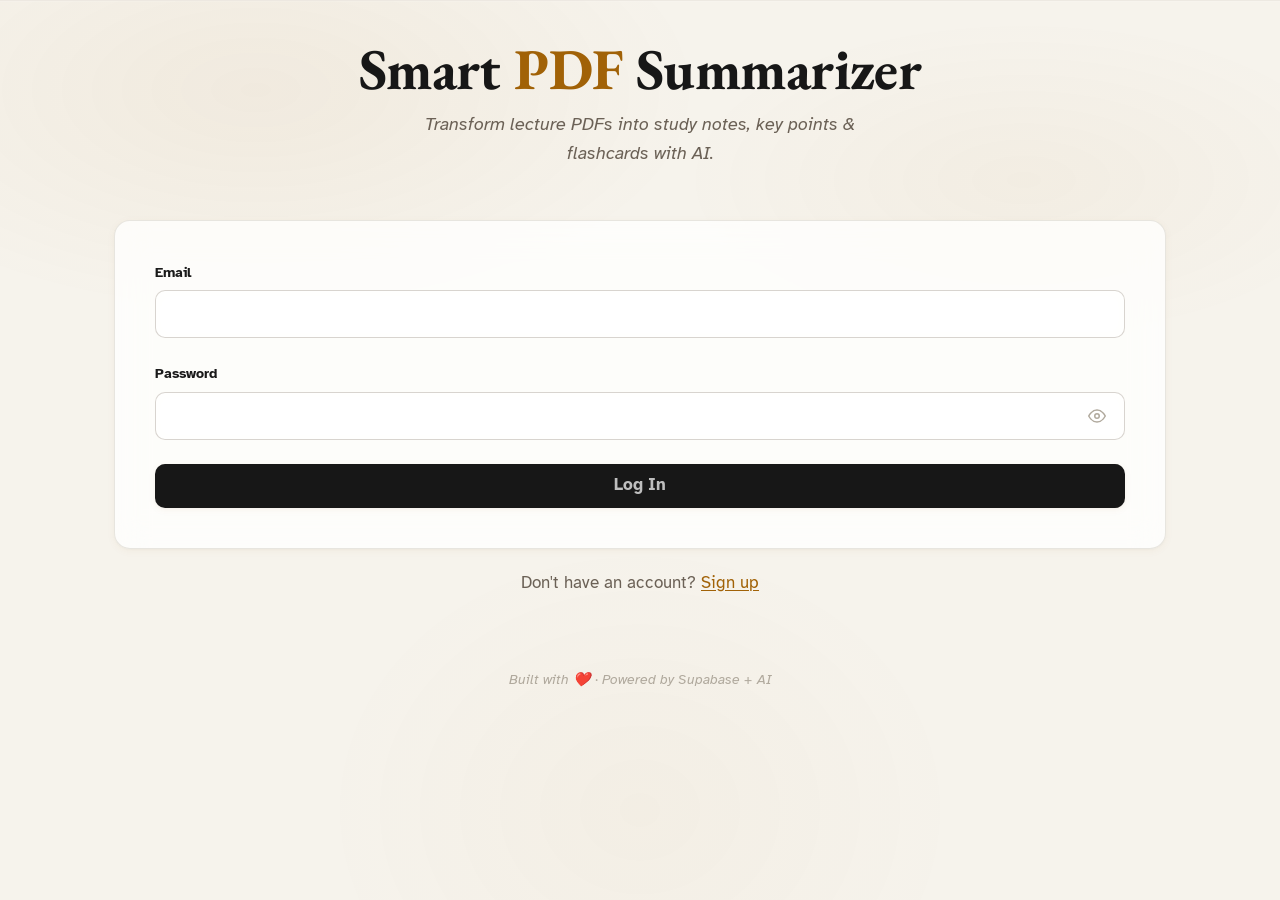
<file: frontend/index.html>
<!DOCTYPE html>
<html lang="en">
<head>
<meta charset="UTF-8"/>
<meta name="viewport" content="width=device-width, initial-scale=1.0"/>
<link rel="icon" href="favicon.svg" type="image/svg+xml"/>
<script>
  // Prevent flash of wrong theme — must run before first paint
  (function(){try{var t=localStorage.getItem('theme');if(!t)t=window.matchMedia('(prefers-color-scheme:dark)').matches?'dark':'light';document.documentElement.setAttribute('data-theme',t)}catch(e){}})();
</script>
<title>Smart PDF Summarizer — Login</title>
<meta name="description" content="Log in to Smart PDF Lecture Summarizer."/>
<link rel="stylesheet" href="css/style.css?v=6"/>
<script type="importmap">
{
    "imports": {
      "@supabase/supabase-js": "https://esm.sh/@supabase/supabase-js@2",
      "react": "https://esm.sh/react@19",
      "react-dom/client": "https://esm.sh/react-dom@19/client",
      "pullcord": "https://esm.sh/pullcord@0.1.0?deps=react@19,motion@12",
      "motion/react": "https://esm.sh/motion@12/react"
    }
  }
</script>
<script data-goatcounter="https://mintayza.goatcounter.com/count" async src="https://gc.zgo.at/count.js"></script>
</head>
<body>
<div class="control-bar" id="control-bar-target"></div>

<div class="wrap">
  <header>
    <div class="logo">Smart <span class="logo-accent">PDF</span> Summarizer</div>
    <p class="subtitle" data-i18n="appTagline">Transform lecture PDFs into study notes, key points &amp; flashcards with AI.</p>
  </header>

  <div class="card">
    <form id="login-form" autocomplete="on" novalidate>
      <div class="field">
        <label for="email" data-i18n="email">Email</label>
        <input type="email" id="email" name="email" autocomplete="email" data-i18n-placeholder="emailPlaceholder" required/>
      </div>
      <div class="field">
        <label for="password" data-i18n="password">Password</label>
        <div class="password-wrap">
          <input type="password" id="password" name="password" autocomplete="current-password" data-i18n-placeholder="passwordPlaceholder" required/>
          <button type="button" class="pw-toggle" id="pw-toggle" aria-label="Show password">
            <svg width="18" height="18" viewBox="0 0 24 24" fill="none" stroke="currentColor" stroke-width="2"><path d="M1 12s4-8 11-8 11 8 11 8-4 8-11 8-11-8-11-8z"/><circle cx="12" cy="12" r="3"/></svg>
          </button>
        </div>
      </div>
      <div id="form-error" class="field-error field-error-gap" aria-live="polite"></div>
      <button type="submit" class="btn btn-primary btn-full" id="submit-btn" data-i18n="logIn">Log In</button>
    </form>
  </div>
  <p class="auth-switch"><span data-i18n="noAccount">Don't have an account?</span> <a href="signup.html" class="link" data-i18n="signUpLink">Sign up</a></p>
  <footer data-i18n="footer">Built with ❤️ · Powered by Supabase + AI</footer>
</div>

<script type="module">
import { sb } from './js/supabase-client.js';
import { t } from './js/i18n.js';
import { renderI18n } from './js/ui-init.js';
import { initPage } from './js/page-init.js';

function renderAll() {
  renderI18n();
  document.getElementById('submit-btn').textContent = t('logIn');
  document.title = t('appName') + ' — ' + t('loginTitle');
}
await initPage({ requireAuth: false, onLangChange: renderAll });
renderAll();

// Login
const form = document.getElementById('login-form');
const emailInput = document.getElementById('email');
const pwInput = document.getElementById('password');
const submitBtn = document.getElementById('submit-btn');
const formErr = document.getElementById('form-error');
const pwToggle = document.getElementById('pw-toggle');

pwToggle.addEventListener('click', () => {
  const isPw = pwInput.type === 'password';
  pwInput.type = isPw ? 'text' : 'password';
  pwToggle.innerHTML = isPw
    ? '<svg width="18" height="18" viewBox="0 0 24 24" fill="none" stroke="currentColor" stroke-width="2"><path d="M17.94 17.94A10.07 10.07 0 0 1 12 20c-7 0-11-8-11-8a18.45 18.45 0 0 1 5.06-5.94"/><line x1="1" y1="1" x2="23" y2="23"/></svg>'
    : '<svg width="18" height="18" viewBox="0 0 24 24" fill="none" stroke="currentColor" stroke-width="2"><path d="M1 12s4-8 11-8 11 8 11 8-4 8-11 8-11-8-11-8z"/><circle cx="12" cy="12" r="3"/></svg>';
});

form.addEventListener('submit', async (e) => {
  e.preventDefault();
  formErr.classList.remove('show');
  const email = emailInput.value.trim(), pw = pwInput.value;
  if (!email) { formErr.textContent = t('pleaseEnterEmail'); formErr.classList.add('show'); return; }
  if (!pw) { formErr.textContent = t('pleaseEnterPassword'); formErr.classList.add('show'); return; }
  submitBtn.disabled = true;
  submitBtn.innerHTML = '<div class="spinner"></div> ' + t('loggingIn');
  try {
    const { error } = await sb.auth.signInWithPassword({ email, password: pw });
    if (error) throw error;
    window.location.href = 'upload.html';
  } catch (err) {
    formErr.textContent = err.message || t('invalidEmailOrPassword');
    formErr.classList.add('show');
    submitBtn.disabled = false;
    submitBtn.textContent = t('logIn');
  }
});
</script>
</body>
</html>
</file>
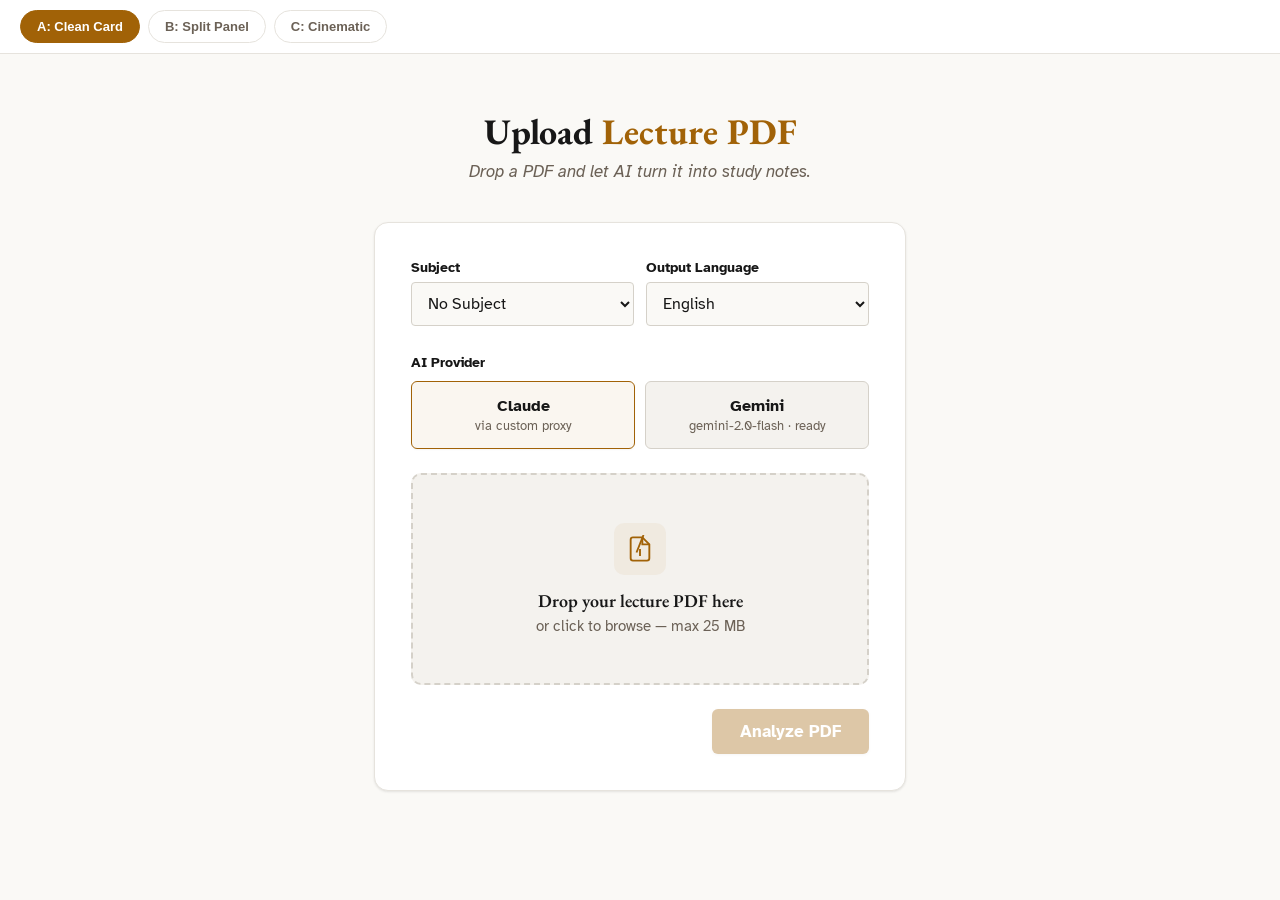
<file: .planning/sketches/001-upload-experience/index.html>
<!DOCTYPE html>
<html lang="en">
<head>
<meta charset="UTF-8"/>
<meta name="viewport" content="width=device-width, initial-scale=1.0"/>
<title>Sketch 001: Upload Experience</title>
<link rel="stylesheet" href="../themes/default.css"/>
<style>
  * { box-sizing: border-box; margin: 0; padding: 0; }
  body { font-family: var(--font-body); background: var(--color-bg); color: var(--color-text); min-height: 100vh; }
  html { font-size: 18px; }

  /* Variant tab bar */
  #variant-nav {
    position: fixed; top: 0; left: 0; right: 0; z-index: 9998;
    background: var(--color-surface); border-bottom: 1px solid var(--color-border);
    padding: 10px 20px; display: flex; gap: 8px; font-family: system-ui;
  }
  .variant-tab {
    padding: 8px 16px; border-radius: var(--radius-full); border: 1px solid var(--color-border);
    background: transparent; color: var(--color-text-muted); font-size: 13px; font-weight: 600;
    cursor: pointer; transition: all var(--duration) var(--ease);
  }
  .variant-tab:hover { border-color: var(--color-accent); color: var(--color-text); }
  .variant-tab.active { background: var(--color-accent); color: #fff; border-color: var(--color-accent); }
  .variant { display: none; padding-top: 60px; min-height: 100vh; }
  .variant.active { display: block; }

  /* ─── VARIANT A: Clean Card ─── */
  .va-wrap { max-width: 580px; margin: 0 auto; padding: 48px 24px 96px; }
  .va-header { text-align: center; margin-bottom: 40px; }
  .va-title { font-family: var(--font-heading); font-size: 2rem; font-weight: 700; margin-bottom: 6px; }
  .va-title span { color: var(--color-accent); }
  .va-sub { color: var(--color-text-muted); font-size: .92rem; font-style: italic; }

  .va-card {
    background: var(--color-surface); border: 1px solid var(--color-border);
    border-radius: var(--radius-lg); padding: 36px;
    box-shadow: var(--shadow-sm); transition: box-shadow var(--duration) var(--ease);
  }
  .va-card:hover { box-shadow: var(--shadow-md); }

  .va-settings { display: flex; gap: 12px; margin-bottom: 28px; flex-wrap: wrap; }
  .va-field { flex: 1; min-width: 140px; }
  .va-field label { display: block; font-size: .78rem; font-weight: 600; margin-bottom: 6px; color: var(--color-text); }
  .va-field select {
    width: 100%; padding: 10px 12px; border: 1px solid var(--color-border-strong);
    border-radius: var(--radius-xs); background: var(--color-bg); color: var(--color-text);
    font-family: var(--font-body); font-size: .88rem; outline: none;
    transition: border-color var(--duration) var(--ease);
  }
  .va-field select:focus { border-color: var(--color-accent); box-shadow: 0 0 0 3px var(--color-accent-bg); }

  .va-provider-label { font-size: .78rem; font-weight: 600; margin-bottom: 10px; display: block; }
  .va-providers { display: flex; gap: 10px; margin-bottom: 24px; }
  .va-prov {
    flex: 1; padding: 14px 16px; border-radius: var(--radius-sm);
    border: 1px solid var(--color-border-strong); background: var(--color-surface-2);
    cursor: pointer; transition: all var(--duration) var(--ease); text-align: center;
  }
  .va-prov:hover { border-color: var(--color-accent); }
  .va-prov.active { border-color: var(--color-accent); background: var(--color-accent-bg); box-shadow: var(--shadow-xs); }
  .va-prov-name { font-size: .88rem; font-weight: 600; display: block; }
  .va-prov-sub { font-size: .72rem; color: var(--color-text-muted); display: block; margin-top: 2px; }

  .va-dropzone {
    border: 2px dashed var(--color-border-strong); border-radius: var(--radius-md);
    padding: 48px 24px; text-align: center; cursor: pointer;
    transition: all 0.25s var(--ease); background: var(--color-surface-2);
  }
  .va-dropzone:hover { border-color: var(--color-accent); background: var(--color-accent-bg); }
  .va-dropzone .icon {
    width: 52px; height: 52px; margin: 0 auto 14px; border-radius: var(--radius-md);
    display: flex; align-items: center; justify-content: center;
    color: var(--color-accent); background: var(--color-accent-bg);
    transition: transform 0.3s var(--ease);
  }
  .va-dropzone:hover .icon { transform: translateY(-3px) scale(1.06); }
  .va-dropzone .icon svg { width: 28px; height: 28px; }
  .va-drop-title { font-size: 1rem; font-weight: 600; font-family: var(--font-heading); margin-bottom: 4px; }
  .va-drop-sub { font-size: .86rem; color: var(--color-text-muted); }

  .va-submit { margin-top: 24px; text-align: right; }
  .va-btn {
    padding: 12px 28px; border-radius: var(--radius-sm); font-size: .92rem; font-weight: 600;
    border: none; cursor: pointer; transition: all var(--duration) var(--ease);
    font-family: var(--font-body);
  }
  .va-btn-accent { background: var(--color-accent); color: #fff; box-shadow: var(--shadow-sm); }
  .va-btn-accent:hover { filter: brightness(1.1); transform: translateY(-1px); box-shadow: var(--shadow-md); }
  .va-btn-accent:disabled { opacity: .35; pointer-events: none; }

  /* Progress state */
  .va-progress { display: none; margin-top: 24px; }
  .va-progress.show { display: block; }
  .va-prog-head { display: flex; justify-content: space-between; margin-bottom: 12px; }
  .va-prog-name { font-weight: 600; font-size: .92rem; }
  .va-prog-pct { font-weight: 700; color: var(--color-accent); font-variant-numeric: tabular-nums; }
  .va-bar-track { height: 4px; background: var(--color-surface-2); border-radius: 99px; overflow: hidden; margin-bottom: 10px; }
  .va-bar-fill {
    height: 100%; border-radius: 99px;
    background: linear-gradient(90deg, var(--color-accent), color-mix(in srgb, var(--color-accent) 60%, #fff), var(--color-accent));
    background-size: 200% 100%; animation: shimmer 1.8s ease-in-out infinite;
    transition: width 0.45s var(--ease); width: 0%;
  }
  @keyframes shimmer { 0% { background-position: 200% 0; } 100% { background-position: -200% 0; } }
  .va-prog-msg { font-size: .86rem; color: var(--color-text-muted); display: flex; align-items: center; gap: 8px; }
  .va-spinner {
    width: 14px; height: 14px; border: 2px solid var(--color-border-strong);
    border-top-color: var(--color-accent); border-radius: 50%;
    animation: spin 0.7s linear infinite; flex-shrink: 0;
  }
  @keyframes spin { to { transform: rotate(360deg); } }

  /* Phase pipeline */
  .va-phases {
    display: flex; align-items: center; justify-content: center;
    gap: 0; margin: 20px 0 16px; flex-wrap: wrap;
  }
  .va-phase {
    display: flex; flex-direction: column; align-items: center; gap: 6px; opacity: .38;
    transition: opacity 0.35s;
  }
  .va-phase.active { opacity: 1; }
  .va-phase.done { opacity: .85; }
  .va-phase-dot {
    width: 32px; height: 32px; border-radius: 50%;
    display: flex; align-items: center; justify-content: center;
    border: 2px solid var(--color-border-strong); background: var(--color-surface);
    color: var(--color-text-muted); transition: all 0.4s;
  }
  .va-phase.active .va-phase-dot {
    border-color: var(--color-accent); box-shadow: 0 0 8px color-mix(in srgb, var(--color-accent) 35%, transparent);
  }
  .va-phase.done .va-phase-dot { border-color: var(--color-accent); background: var(--color-accent); color: #fff; }
  .va-phase-dot svg { width: 14px; height: 14px; }
  .va-phase-label { font-size: .72rem; font-weight: 500; color: var(--color-text-muted); white-space: nowrap; }
  .va-phase-line { width: 24px; height: 1.5px; background: var(--color-border-strong); margin: 0 4px 18px; transition: background 0.5s; }
  .va-phase-line.done { background: var(--color-accent); }

  /* ─── VARIANT B: Split Panel ─── */
  .vb-wrap { display: grid; grid-template-columns: 1fr 1fr; min-height: 100vh; }
  @media (max-width: 768px) { .vb-wrap { grid-template-columns: 1fr; } }
  .vb-left {
    display: flex; flex-direction: column; align-items: center; justify-content: center;
    padding: 48px 32px; background: var(--color-surface); border-right: 1px solid var(--color-border);
  }
  @media (max-width: 768px) { .vb-left { border-right: none; border-bottom: 1px solid var(--color-border); min-height: 50vh; } }
  .vb-right { padding: 48px 32px; display: flex; flex-direction: column; justify-content: center; }

  .vb-dropzone {
    width: 100%; max-width: 400px; border: 2px dashed var(--color-border-strong);
    border-radius: var(--radius-lg); padding: 56px 32px; text-align: center;
    cursor: pointer; transition: all 0.25s var(--ease); background: var(--color-surface-2);
    position: relative; overflow: hidden;
  }
  .vb-dropzone::before {
    content: ''; position: absolute; inset: 0;
    background: radial-gradient(circle at 50% 50%, var(--color-accent-bg), transparent 70%);
    opacity: 0; transition: opacity 0.3s;
  }
  .vb-dropzone:hover::before { opacity: 1; }
  .vb-dropzone:hover { border-color: var(--color-accent); }
  .vb-dropzone .icon {
    width: 64px; height: 64px; margin: 0 auto 16px; border-radius: var(--radius-md);
    display: flex; align-items: center; justify-content: center;
    color: var(--color-accent); background: var(--color-accent-bg);
    position: relative; z-index: 1;
  }
  .vb-dropzone .icon svg { width: 32px; height: 32px; }
  .vb-drop-title { font-size: 1.1rem; font-weight: 600; font-family: var(--font-heading); margin-bottom: 4px; position: relative; z-index: 1; }
  .vb-drop-sub { font-size: .86rem; color: var(--color-text-muted); position: relative; z-index: 1; }

  .vb-section { margin-bottom: 28px; }
  .vb-section-title { font-size: .78rem; font-weight: 600; text-transform: uppercase; letter-spacing: .04em; color: var(--color-text-muted); margin-bottom: 10px; }

  .vb-providers { display: flex; gap: 10px; }
  .vb-prov {
    flex: 1; padding: 16px; border-radius: var(--radius-sm);
    border: 1px solid var(--color-border-strong); background: var(--color-surface);
    cursor: pointer; transition: all var(--duration) var(--ease); text-align: center;
  }
  .vb-prov:hover { border-color: var(--color-accent); }
  .vb-prov.active { border-color: var(--color-accent); background: var(--color-accent-bg); }
  .vb-prov-name { font-size: .92rem; font-weight: 600; display: block; }
  .vb-prov-sub { font-size: .72rem; color: var(--color-text-muted); display: block; margin-top: 2px; }

  .vb-fields { display: flex; flex-direction: column; gap: 16px; }
  .vb-field label { display: block; font-size: .78rem; font-weight: 600; margin-bottom: 6px; }
  .vb-field select {
    width: 100%; padding: 10px 12px; border: 1px solid var(--color-border-strong);
    border-radius: var(--radius-xs); background: var(--color-surface-2); color: var(--color-text);
    font-family: var(--font-body); font-size: .88rem; outline: none;
  }
  .vb-field select:focus { border-color: var(--color-accent); }

  .vb-btn {
    width: 100%; padding: 14px; border-radius: var(--radius-sm); font-size: .95rem; font-weight: 600;
    border: none; cursor: pointer; transition: all var(--duration) var(--ease);
    font-family: var(--font-body); margin-top: 8px;
  }
  .vb-btn-accent { background: var(--color-accent); color: #fff; }
  .vb-btn-accent:hover { filter: brightness(1.1); transform: translateY(-1px); }

  /* ─── VARIANT C: Cinematic ─── */
  .vc-wrap { max-width: 720px; margin: 0 auto; padding: 48px 24px 120px; }
  .vc-header { text-align: center; margin-bottom: 48px; }
  .vc-title { font-family: var(--font-heading); font-size: 2.4rem; font-weight: 700; margin-bottom: 8px; }
  .vc-title span { color: var(--color-accent); }
  .vc-sub { color: var(--color-text-muted); font-size: 1rem; font-style: italic; max-width: 440px; margin: 0 auto; }

  .vc-hero {
    border: 2px dashed var(--color-border-strong); border-radius: var(--radius-lg);
    padding: 72px 40px; text-align: center; cursor: pointer;
    transition: all 0.3s var(--ease); background: var(--color-surface);
    box-shadow: var(--shadow-sm); position: relative; overflow: hidden;
  }
  .vc-hero::before {
    content: ''; position: absolute; inset: -2px;
    background: linear-gradient(135deg, var(--color-accent), transparent 40%, transparent 60%, var(--color-accent));
    border-radius: var(--radius-lg); opacity: 0; transition: opacity 0.4s; z-index: 0;
  }
  .vc-hero::after {
    content: ''; position: absolute; inset: 1px;
    background: var(--color-surface); border-radius: calc(var(--radius-lg) - 1px); z-index: 0;
  }
  .vc-hero > * { position: relative; z-index: 1; }
  .vc-hero:hover::before { opacity: .15; }
  .vc-hero:hover { border-color: var(--color-accent); box-shadow: var(--shadow-glow); }
  .vc-hero .icon {
    width: 72px; height: 72px; margin: 0 auto 20px; border-radius: var(--radius-md);
    display: flex; align-items: center; justify-content: center;
    color: var(--color-accent); background: var(--color-accent-bg);
    transition: transform 0.4s var(--ease), box-shadow 0.4s var(--ease);
  }
  .vc-hero:hover .icon { transform: translateY(-4px) scale(1.08); box-shadow: var(--shadow-glow); }
  .vc-hero .icon svg { width: 36px; height: 36px; }
  .vc-drop-title { font-size: 1.2rem; font-weight: 600; font-family: var(--font-heading); margin-bottom: 6px; }
  .vc-drop-sub { font-size: .92rem; color: var(--color-text-muted); }

  .vc-bottom-bar {
    position: fixed; bottom: 0; left: 0; right: 0; z-index: 100;
    background: color-mix(in srgb, var(--color-surface) 90%, transparent);
    backdrop-filter: blur(16px); -webkit-backdrop-filter: blur(16px);
    border-top: 1px solid var(--color-border);
    padding: 14px 24px; display: flex; align-items: center; gap: 16px;
    justify-content: center; flex-wrap: wrap;
  }
  .vc-bar-group { display: flex; align-items: center; gap: 8px; }
  .vc-bar-label { font-size: .72rem; font-weight: 600; color: var(--color-text-muted); text-transform: uppercase; letter-spacing: .03em; }
  .vc-bar-pills { display: flex; gap: 6px; }
  .vc-pill {
    padding: 6px 14px; border-radius: var(--radius-full); font-size: .78rem; font-weight: 600;
    border: 1px solid var(--color-border-strong); background: transparent;
    color: var(--color-text-muted); cursor: pointer; transition: all var(--duration) var(--ease);
  }
  .vc-pill:hover { border-color: var(--color-accent); color: var(--color-text); }
  .vc-pill.active { background: var(--color-accent); color: #fff; border-color: var(--color-accent); }
  .vc-bar-divider { width: 1px; height: 24px; background: var(--color-border); }
  .vc-bar-btn {
    padding: 10px 24px; border-radius: var(--radius-full); font-size: .88rem; font-weight: 600;
    border: none; cursor: pointer; transition: all var(--duration) var(--ease);
    font-family: var(--font-body);
  }
  .vc-bar-btn-accent { background: var(--color-accent); color: #fff; }
  .vc-bar-btn-accent:hover { filter: brightness(1.1); transform: scale(1.03); }

  /* Progress for variant C */
  .vc-progress { display: none; margin-top: 40px; text-align: center; }
  .vc-progress.show { display: block; }
  .vc-ring {
    width: 100px; height: 100px; margin: 0 auto 20px; position: relative;
  }
  .vc-ring svg { width: 100%; height: 100%; transform: rotate(-90deg); }
  .vc-ring-bg { fill: none; stroke: var(--color-border); stroke-width: 6; }
  .vc-ring-fill {
    fill: none; stroke: var(--color-accent); stroke-width: 6;
    stroke-linecap: round; stroke-dasharray: 283; stroke-dashoffset: 283;
    transition: stroke-dashoffset 0.6s var(--ease);
  }
  .vc-ring-text {
    position: absolute; inset: 0; display: flex; align-items: center; justify-content: center;
    font-size: 1.3rem; font-weight: 700; color: var(--color-accent); font-variant-numeric: tabular-nums;
  }
  .vc-prog-msg { font-size: .92rem; color: var(--color-text-muted); }
</style>
</head>
<body>

<div id="variant-nav">
  <button class="variant-tab active" onclick="showVariant('a')">A: Clean Card</button>
  <button class="variant-tab" onclick="showVariant('b')">B: Split Panel</button>
  <button class="variant-tab" onclick="showVariant('c')">C: Cinematic</button>
</div>

<!-- ═══ VARIANT A: Clean Card ═══ -->
<div id="variant-a" class="variant active">
  <div class="va-wrap">
    <div class="va-header">
      <div class="va-title">Upload <span>Lecture PDF</span></div>
      <p class="va-sub">Drop a PDF and let AI turn it into study notes.</p>
    </div>

    <div class="va-card" id="va-card">
      <div class="va-settings">
        <div class="va-field">
          <label>Subject</label>
          <select><option>No Subject</option><option>Mathematics</option><option>Computer Science</option></select>
        </div>
        <div class="va-field">
          <label>Output Language</label>
          <select><option>English</option><option>Myanmar</option><option>Chinese</option></select>
        </div>
      </div>

      <label class="va-provider-label">AI Provider</label>
      <div class="va-providers">
        <div class="va-prov active" onclick="toggleProv(this)">
          <span class="va-prov-name">Claude</span>
          <span class="va-prov-sub">via custom proxy</span>
        </div>
        <div class="va-prov" onclick="toggleProv(this)">
          <span class="va-prov-name">Gemini</span>
          <span class="va-prov-sub">gemini-2.0-flash · ready</span>
        </div>
      </div>

      <div class="va-dropzone" onclick="simulateUpload('va')">
        <div class="icon"><svg viewBox="0 0 24 24" fill="none" stroke="currentColor" stroke-width="1.6"><path d="M14 2H6a2 2 0 0 0-2 2v16a2 2 0 0 0 2 2h12a2 2 0 0 0 2-2V8z"/><polyline points="14 2 14 8 20 8"/><line x1="12" y1="18" x2="12" y2="12"/><line x1="9" y1="15" x2="15" y1="15"/></svg></div>
        <div class="va-drop-title">Drop your lecture PDF here</div>
        <div class="va-drop-sub">or click to browse — max 25 MB</div>
      </div>

      <div class="va-progress" id="va-progress">
        <div class="va-phases">
          <div class="va-phase active" data-p="0"><div class="va-phase-dot"><svg viewBox="0 0 24 24" fill="none" stroke="currentColor" stroke-width="2"><path d="M21 15v4a2 2 0 0 1-2 2H5a2 2 0 0 1-2-2v-4"/><polyline points="17 8 12 3 7 8"/><line x1="12" y1="3" x2="12" y2="15"/></svg></div><span class="va-phase-label">Upload</span></div>
          <div class="va-phase-line"></div>
          <div class="va-phase" data-p="1"><div class="va-phase-dot"><svg viewBox="0 0 24 24" fill="none" stroke="currentColor" stroke-width="2"><path d="M14 2H6a2 2 0 0 0-2 2v16a2 2 0 0 0 2 2h12a2 2 0 0 0 2-2V8z"/><polyline points="14 2 14 8 20 8"/></svg></div><span class="va-phase-label">Summary</span></div>
          <div class="va-phase-line"></div>
          <div class="va-phase" data-p="2"><div class="va-phase-dot"><svg viewBox="0 0 24 24" fill="none" stroke="currentColor" stroke-width="2"><line x1="8" y1="6" x2="21" y2="6"/><line x1="8" y1="12" x2="21" y2="12"/><line x1="8" y1="18" x2="21" y2="18"/><line x1="3" y1="6" x2="3.01" y2="6"/></svg></div><span class="va-phase-label">Key Points</span></div>
          <div class="va-phase-line"></div>
          <div class="va-phase" data-p="3"><div class="va-phase-dot"><svg viewBox="0 0 24 24" fill="none" stroke="currentColor" stroke-width="2"><rect x="2" y="3" width="20" height="14" rx="2"/><line x1="8" y1="21" x2="16" y2="21"/><line x1="12" y1="17" x2="12" y2="21"/></svg></div><span class="va-phase-label">Flashcards</span></div>
          <div class="va-phase-line"></div>
          <div class="va-phase" data-p="4"><div class="va-phase-dot"><svg viewBox="0 0 24 24" fill="none" stroke="currentColor" stroke-width="2"><circle cx="12" cy="12" r="10"/><path d="M9.09 9a3 3 0 0 1 5.83 1c0 2-3 3-3 3"/><line x1="12" y1="17" x2="12.01" y2="17"/></svg></div><span class="va-phase-label">Quiz</span></div>
        </div>
        <div class="va-prog-head"><span class="va-prog-name">lecture-notes.pdf</span><span class="va-prog-pct" id="va-pct">0%</span></div>
        <div class="va-bar-track"><div class="va-bar-fill" id="va-bar"></div></div>
        <div class="va-prog-msg"><div class="va-spinner"></div><span id="va-msg">Uploading PDF...</span></div>
      </div>

      <div class="va-submit">
        <button class="va-btn va-btn-accent" id="va-submit" disabled>Analyze PDF</button>
      </div>
    </div>
  </div>
</div>

<!-- ═══ VARIANT B: Split Panel ═══ -->
<div id="variant-b" class="variant">
  <div class="vb-wrap">
    <div class="vb-left">
      <div class="vb-dropzone" onclick="simulateUpload('vb')">
        <div class="icon"><svg viewBox="0 0 24 24" fill="none" stroke="currentColor" stroke-width="1.6"><path d="M14 2H6a2 2 0 0 0-2 2v16a2 2 0 0 0 2 2h12a2 2 0 0 0 2-2V8z"/><polyline points="14 2 14 8 20 8"/><line x1="12" y1="18" x2="12" y2="12"/><line x1="9" y1="15" x2="15" y1="15"/></svg></div>
        <div class="vb-drop-title">Drop your lecture PDF</div>
        <div class="vb-drop-sub">or click to browse — max 25 MB</div>
      </div>
    </div>
    <div class="vb-right">
      <div style="max-width:360px;margin:0 auto;width:100%">
        <h2 style="font-family:var(--font-heading);font-size:1.5rem;margin-bottom:8px">Upload <span style="color:var(--color-accent)">Lecture PDF</span></h2>
        <p style="color:var(--color-text-muted);font-size:.88rem;margin-bottom:32px;font-style:italic">Configure and upload.</p>

        <div class="vb-section">
          <div class="vb-section-title">AI Provider</div>
          <div class="vb-providers">
            <div class="vb-prov active" onclick="toggleProv(this)">
              <span class="vb-prov-name">Claude</span>
              <span class="vb-prov-sub">via proxy</span>
            </div>
            <div class="vb-prov" onclick="toggleProv(this)">
              <span class="vb-prov-name">Gemini</span>
              <span class="vb-prov-sub">ready</span>
            </div>
          </div>
        </div>

        <div class="vb-section">
          <div class="vb-section-title">Settings</div>
          <div class="vb-fields">
            <div class="vb-field"><label>Subject</label><select><option>No Subject</option><option>Mathematics</option></select></div>
            <div class="vb-field"><label>Output Language</label><select><option>English</option><option>Myanmar</option></select></div>
          </div>
        </div>

        <button class="vb-btn vb-btn-accent" disabled>Analyze PDF</button>
      </div>
    </div>
  </div>
</div>

<!-- ═══ VARIANT C: Cinematic ═══ -->
<div id="variant-c" class="variant">
  <div class="vc-wrap">
    <div class="vc-header">
      <div class="vc-title">Upload <span>Lecture PDF</span></div>
      <p class="vc-sub">Drop a PDF and let AI turn it into study notes.</p>
    </div>

    <div class="vc-hero" onclick="simulateUploadC()">
      <div class="icon"><svg viewBox="0 0 24 24" fill="none" stroke="currentColor" stroke-width="1.6"><path d="M14 2H6a2 2 0 0 0-2 2v16a2 2 0 0 0 2 2h12a2 2 0 0 0 2-2V8z"/><polyline points="14 2 14 8 20 8"/><line x1="12" y1="18" x2="12" y2="12"/><line x1="9" y1="15" x2="15" y1="15"/></svg></div>
      <div class="vc-drop-title">Drop your lecture PDF here</div>
      <div class="vc-drop-sub">or click to browse — max 25 MB</div>
    </div>

    <div class="vc-progress" id="vc-progress">
      <div class="vc-ring">
        <svg viewBox="0 0 100 100"><circle class="vc-ring-bg" cx="50" cy="50" r="45"/><circle class="vc-ring-fill" id="vc-ring" cx="50" cy="50" r="45"/></svg>
        <div class="vc-ring-text" id="vc-pct">0%</div>
      </div>
      <div class="va-phases" style="margin-bottom:20px">
        <div class="va-phase active"><div class="va-phase-dot"><svg viewBox="0 0 24 24" fill="none" stroke="currentColor" stroke-width="2"><path d="M21 15v4a2 2 0 0 1-2 2H5a2 2 0 0 1-2-2v-4"/><polyline points="17 8 12 3 7 8"/><line x1="12" y1="3" x2="12" y2="15"/></svg></div><span class="va-phase-label">Upload</span></div>
        <div class="va-phase-line"></div>
        <div class="va-phase"><div class="va-phase-dot"><svg viewBox="0 0 24 24" fill="none" stroke="currentColor" stroke-width="2"><path d="M14 2H6a2 2 0 0 0-2 2v16a2 2 0 0 0 2 2h12a2 2 0 0 0 2-2V8z"/><polyline points="14 2 14 8 20 8"/></svg></div><span class="va-phase-label">Summary</span></div>
        <div class="va-phase-line"></div>
        <div class="va-phase"><div class="va-phase-dot"><svg viewBox="0 0 24 24" fill="none" stroke="currentColor" stroke-width="2"><line x1="8" y1="6" x2="21" y2="6"/><line x1="8" y1="12" x2="21" y2="12"/><line x1="8" y1="18" x2="21" y2="18"/><line x1="3" y1="6" x2="3.01" y2="6"/></svg></div><span class="va-phase-label">Key Points</span></div>
        <div class="va-phase-line"></div>
        <div class="va-phase"><div class="va-phase-dot"><svg viewBox="0 0 24 24" fill="none" stroke="currentColor" stroke-width="2"><rect x="2" y="3" width="20" height="14" rx="2"/><line x1="8" y1="21" x2="16" y2="21"/><line x1="12" y1="17" x2="12" y2="21"/></svg></div><span class="va-phase-label">Flashcards</span></div>
        <div class="va-phase-line"></div>
        <div class="va-phase"><div class="va-phase-dot"><svg viewBox="0 0 24 24" fill="none" stroke="currentColor" stroke-width="2"><circle cx="12" cy="12" r="10"/><path d="M9.09 9a3 3 0 0 1 5.83 1c0 2-3 3-3 3"/><line x1="12" y1="17" x2="12.01" y2="17"/></svg></div><span class="va-phase-label">Quiz</span></div>
      </div>
      <p class="vc-prog-msg" id="vc-msg">Uploading PDF...</p>
    </div>
  </div>

  <div class="vc-bottom-bar">
    <div class="vc-bar-group">
      <span class="vc-bar-label">Provider</span>
      <div class="vc-bar-pills">
        <button class="vc-pill active" onclick="toggleBarPill(this)">Claude</button>
        <button class="vc-pill" onclick="toggleBarPill(this)">Gemini</button>
      </div>
    </div>
    <div class="vc-bar-divider"></div>
    <div class="vc-bar-group">
      <span class="vc-bar-label">Subject</span>
      <div class="vc-bar-pills">
        <button class="vc-pill active" onclick="toggleBarPill(this)">None</button>
        <button class="vc-pill" onclick="toggleBarPill(this)">Math</button>
        <button class="vc-pill" onclick="toggleBarPill(this)">CS</button>
      </div>
    </div>
    <div class="vc-bar-divider"></div>
    <button class="vc-bar-btn vc-bar-btn-accent">Analyze PDF</button>
  </div>
</div>

<script>
function showVariant(id) {
  document.querySelectorAll('.variant').forEach(v => v.classList.remove('active'));
  document.querySelectorAll('.variant-tab').forEach(t => t.classList.remove('active'));
  document.getElementById('variant-' + id).classList.add('active');
  event.target.classList.add('active');
}

function toggleProv(el) {
  el.parentElement.querySelectorAll('.va-prov, .vb-prov').forEach(p => p.classList.remove('active'));
  el.classList.add('active');
}

function toggleBarPill(el) {
  el.parentElement.querySelectorAll('.vc-pill').forEach(p => p.classList.remove('active'));
  el.classList.add('active');
}

function simulateUpload(variant) {
  const prog = document.getElementById(variant + '-progress');
  if (!prog) return;
  prog.classList.add('show');
  let pct = 0;
  const bar = document.getElementById(variant + '-bar');
  const pctEl = document.getElementById(variant + '-pct');
  const msgEl = document.getElementById(variant + '-msg');
  const phases = prog.querySelectorAll('.va-phase');
  const lines = prog.querySelectorAll('.va-phase-line');
  const msgs = ['Uploading PDF...', 'Extracting text...', 'Calling AI...', 'Generating key points...', 'Creating flashcards...', 'Building quiz...', 'Done!'];
  const iv = setInterval(() => {
    pct += Math.random() * 8 + 2;
    if (pct > 100) pct = 100;
    if (bar) bar.style.width = pct + '%';
    if (pctEl) pctEl.textContent = Math.round(pct) + '%';
    const pi = pct < 15 ? 0 : pct < 50 ? 1 : pct < 70 ? 2 : pct < 85 ? 3 : 4;
    phases.forEach((ph, i) => { ph.classList.remove('active','done'); if (i < pi) ph.classList.add('done'); else if (i === pi) ph.classList.add('active'); });
    lines.forEach((l, i) => l.classList.toggle('done', i < pi));
    if (msgEl) msgEl.textContent = msgs[Math.min(pi, msgs.length - 1)];
    if (pct >= 100) clearInterval(iv);
  }, 400);
}

function simulateUploadC() {
  const prog = document.getElementById('vc-progress');
  if (!prog) return;
  prog.classList.add('show');
  let pct = 0;
  const ring = document.getElementById('vc-ring');
  const pctEl = document.getElementById('vc-pct');
  const msgEl = document.getElementById('vc-msg');
  const phases = prog.querySelectorAll('.va-phase');
  const lines = prog.querySelectorAll('.va-phase-line');
  const msgs = ['Uploading PDF...', 'Extracting text...', 'Calling AI...', 'Generating key points...', 'Creating flashcards...', 'Building quiz...', 'Done!'];
  const circumference = 2 * Math.PI * 45;
  const iv = setInterval(() => {
    pct += Math.random() * 8 + 2;
    if (pct > 100) pct = 100;
    const offset = circumference - (pct / 100) * circumference;
    if (ring) ring.style.strokeDashoffset = offset;
    if (pctEl) pctEl.textContent = Math.round(pct) + '%';
    const pi = pct < 15 ? 0 : pct < 50 ? 1 : pct < 70 ? 2 : pct < 85 ? 3 : 4;
    phases.forEach((ph, i) => { ph.classList.remove('active','done'); if (i < pi) ph.classList.add('done'); else if (i === pi) ph.classList.add('active'); });
    lines.forEach((l, i) => l.classList.toggle('done', i < pi));
    if (msgEl) msgEl.textContent = msgs[Math.min(pi, msgs.length - 1)];
    if (pct >= 100) clearInterval(iv);
  }, 400);
}
</script>
</body>
</html>
</file>
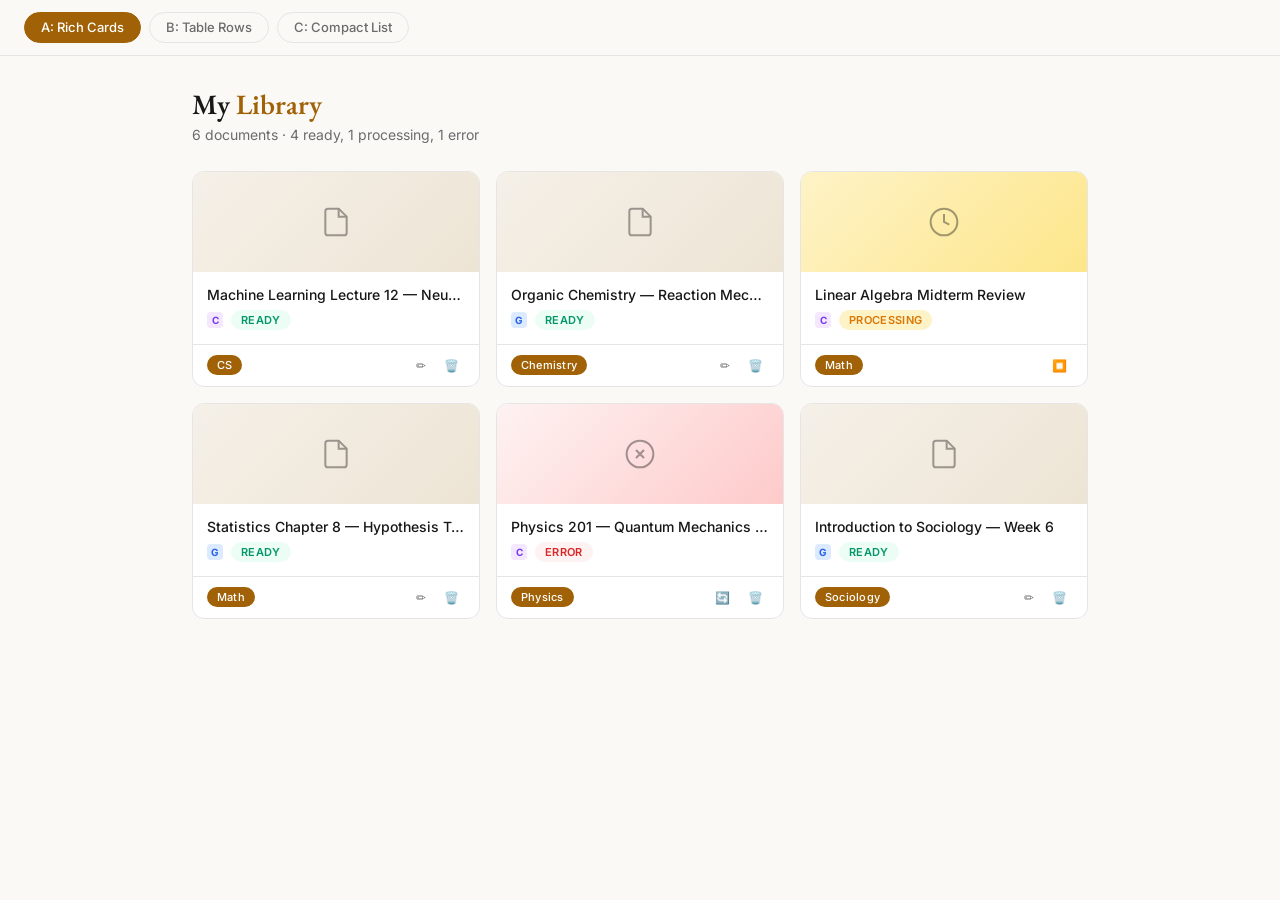
<file: .planning/sketches/002-library-list/index.html>
<!DOCTYPE html>
<html lang="en" data-theme="light">
<head>
  <meta charset="UTF-8">
  <meta name="viewport" content="width=device-width, initial-scale=1.0">
  <title>Sketch 002: Library List</title>
  <link rel="preconnect" href="https://fonts.googleapis.com">
  <link href="https://fonts.googleapis.com/css2?family=EB+Garamond:ital,wght@0,400;0,600;0,700;1,400&family=Inter:wght@400;500;600&display=swap" rel="stylesheet">
  <style>
    :root {
      --bg: #faf9f6; --text: #171717; --text-secondary: #6b6b6b; --gold: #A16207;
      --card-bg: #ffffff; --card-border: #e5e5e5; --border: #e5e5e5;
    }
    [data-theme="dark"] {
      --bg: #0a0a0a; --text: #ededed; --text-secondary: #888; --gold: #d4a017;
      --card-bg: #141414; --card-border: #262626; --border: #262626;
    }
    * { margin: 0; padding: 0; box-sizing: border-box; }
    body { font-family: 'Inter', system-ui, sans-serif; background: var(--bg); color: var(--text); min-height: 100vh; }

    .variant-tabs { position: sticky; top: 0; z-index: 100; background: var(--bg); border-bottom: 1px solid var(--border); padding: 12px 24px; display: flex; gap: 8px; }
    .variant-tabs button { padding: 8px 16px; border-radius: 20px; border: 1.5px solid var(--border); background: transparent; color: var(--text-secondary); cursor: pointer; font: 500 13px/1 'Inter', sans-serif; transition: all .2s; }
    .variant-tabs button.active { background: var(--gold); color: #fff; border-color: var(--gold); }
    .variant-tabs button:hover:not(.active) { border-color: var(--gold); color: var(--text); }

    .variant { display: none; padding: 32px; max-width: 960px; margin: 0 auto; }
    .variant.active { display: block; }

    /* ============ SHARED ============ */
    .page-header { margin-bottom: 28px; }
    .page-header h1 { font: 600 28px/1.2 'EB Garamond', serif; margin-bottom: 4px; }
    .page-header p { color: var(--text-secondary); font-size: 14px; }

    .doc-row, .doc-card, .doc-compact { cursor: pointer; transition: all .2s ease; }
    .doc-row:hover, .doc-card:hover, .doc-compact:hover { transform: translateY(-1px); }

    .status-badge { display: inline-flex; align-items: center; gap: 5px; padding: 3px 10px; border-radius: 100px; font-size: 11px; font-weight: 600; letter-spacing: .03em; text-transform: uppercase; }
    .status-ready { background: #ecfdf5; color: #059669; }
    .status-processing { background: #fef3c7; color: #d97706; }
    .status-error { background: #fef2f2; color: #dc2626; }
    .subject-tag { display: inline-flex; padding: 3px 10px; border-radius: 100px; font-size: 11px; font-weight: 500; background: var(--gold); color: #fff; letter-spacing: .02em; }
    .provider-icon { width: 16px; height: 16px; border-radius: 4px; display: inline-flex; align-items: center; justify-content: center; font-size: 10px; font-weight: 700; }
    .provider-claude { background: #f3e8ff; color: #7c3aed; }
    .provider-gemini { background: #dbeafe; color: #2563eb; }

    /* ============ VARIANT A: RICH CARDS ============ */
    .doc-grid { display: grid; grid-template-columns: repeat(auto-fill, minmax(280px, 1fr)); gap: 16px; }
    .doc-card { background: var(--card-bg); border: 1px solid var(--card-border); border-radius: 12px; overflow: hidden; }
    .doc-card:hover { border-color: var(--gold); box-shadow: 0 4px 16px rgba(0,0,0,.06); }
    .doc-card .thumb { height: 100px; background: linear-gradient(135deg, #f5f0e8, #ede4d4); display: flex; align-items: center; justify-content: center; }
    [data-theme="dark"] .doc-card .thumb { background: linear-gradient(135deg, #1a1714, #252017); }
    .doc-card .thumb svg { width: 32px; height: 32px; opacity: .4; }
    .doc-card .card-body { padding: 14px; }
    .doc-card .card-title { font: 500 14px/1.3 'Inter', sans-serif; margin-bottom: 6px; white-space: nowrap; overflow: hidden; text-overflow: ellipsis; }
    .doc-card .card-meta { display: flex; align-items: center; gap: 8px; font-size: 12px; color: var(--text-secondary); }
    .doc-card .card-footer { padding: 10px 14px; border-top: 1px solid var(--card-border); display: flex; align-items: center; justify-content: space-between; font-size: 12px; color: var(--text-secondary); }
    .doc-card .card-footer .actions { display: flex; gap: 6px; }
    .doc-card .card-footer .actions span { cursor: pointer; padding: 3px 6px; border-radius: 4px; transition: background .15s; }
    .doc-card .card-footer .actions span:hover { background: var(--border); }

    /* ============ VARIANT B: TABLE ROWS ============ */
    .doc-table { width: 100%; border-collapse: collapse; border: 1px solid var(--card-border); border-radius: 10px; overflow: hidden; background: var(--card-bg); }
    .doc-table th { text-align: left; padding: 10px 14px; font-size: 11px; font-weight: 600; text-transform: uppercase; letter-spacing: .06em; color: var(--text-secondary); border-bottom: 1px solid var(--card-border); background: var(--bg); }
    .doc-table td { padding: 12px 14px; border-bottom: 1px solid var(--border); font-size: 13px; }
    .doc-table tr:last-child td { border-bottom: none; }
    .doc-table tr:hover td { background: rgba(161,98,7,.03); }
    .doc-table .filename { font-weight: 500; }
    .doc-table .date { color: var(--text-secondary); font-size: 12px; }
    .doc-table .actions { display: flex; gap: 6px; }
    .doc-table .actions span { cursor: pointer; padding: 4px 6px; border-radius: 4px; font-size: 12px; transition: background .15s; }
    .doc-table .actions span:hover { background: var(--border); }

    /* ============ VARIANT C: COMPACT LIST ============ */
    .doc-compact { border-bottom: 1px solid var(--border); padding: 12px 0; display: flex; align-items: center; gap: 12px; }
    .doc-compact:last-child { border-bottom: none; }
    .doc-compact:hover { background: rgba(161,98,7,.02); margin: 0 -12px; padding: 12px; border-radius: 8px; }
    .doc-compact .row-icon { width: 36px; height: 36px; border-radius: 8px; background: linear-gradient(135deg, #f5f0e8, #ede4d4); display: flex; align-items: center; justify-content: center; flex-shrink: 0; }
    [data-theme="dark"] .doc-compact .row-icon { background: linear-gradient(135deg, #1a1714, #252017); }
    .doc-compact .row-icon svg { width: 16px; height: 16px; opacity: .5; }
    .doc-compact .row-info { flex: 1; min-width: 0; }
    .doc-compact .row-title { font: 500 13px/1.3 'Inter', sans-serif; white-space: nowrap; overflow: hidden; text-overflow: ellipsis; }
    .doc-compact .row-meta { font-size: 12px; color: var(--text-secondary); display: flex; align-items: center; gap: 8px; margin-top: 2px; }
    .doc-compact .row-actions { display: flex; gap: 4px; opacity: 0; transition: opacity .15s; }
    .doc-compact:hover .row-actions { opacity: 1; }
    .doc-compact .row-actions span { cursor: pointer; padding: 4px 6px; border-radius: 4px; font-size: 12px; color: var(--text-secondary); }
    .doc-compact .row-actions span:hover { background: var(--border); color: var(--text); }

    .empty-state { text-align: center; padding: 48px 24px; color: var(--text-secondary); }
    .empty-state svg { width: 48px; height: 48px; margin-bottom: 12px; opacity: .3; }
    .empty-state p { font-size: 14px; }

    @media (prefers-color-scheme: dark) { :root { --bg: #0a0a0a; --text: #ededed; --text-secondary: #888; --gold: #d4a017; --card-bg: #141414; --card-border: #262626; --border: #262626; } }
  </style>
</head>
<body>
  <div class="variant-tabs">
    <button class="active" onclick="showVariant('a')">A: Rich Cards</button>
    <button onclick="showVariant('b')">B: Table Rows</button>
    <button onclick="showVariant('c')">C: Compact List</button>
  </div>

  <!-- ============ VARIANT A: RICH CARDS ============ -->
  <div class="variant active" id="var-a">
    <div class="page-header">
      <h1>My <span style="color:var(--gold)">Library</span></h1>
      <p>6 documents · 4 ready, 1 processing, 1 error</p>
    </div>

    <div class="doc-grid">
      <div class="doc-card">
        <div class="thumb"><svg viewBox="0 0 24 24" fill="none" stroke="currentColor" stroke-width="1.5"><path d="M14 2H6a2 2 0 0 0-2 2v16a2 2 0 0 0 2 2h12a2 2 0 0 0 2-2V8Z"/><path d="M14 2v6h6"/></svg></div>
        <div class="card-body">
          <div class="card-title">Machine Learning Lecture 12 — Neural Networks</div>
          <div class="card-meta">
            <span class="provider-icon provider-claude">C</span>
            <span class="status-badge status-ready">Ready</span>
          </div>
        </div>
        <div class="card-footer">
          <span class="subject-tag">CS</span>
          <div class="actions"><span>✏️</span><span>🗑️</span></div>
        </div>
      </div>

      <div class="doc-card">
        <div class="thumb"><svg viewBox="0 0 24 24" fill="none" stroke="currentColor" stroke-width="1.5"><path d="M14 2H6a2 2 0 0 0-2 2v16a2 2 0 0 0 2 2h12a2 2 0 0 0 2-2V8Z"/><path d="M14 2v6h6"/></svg></div>
        <div class="card-body">
          <div class="card-title">Organic Chemistry — Reaction Mechanisms</div>
          <div class="card-meta">
            <span class="provider-icon provider-gemini">G</span>
            <span class="status-badge status-ready">Ready</span>
          </div>
        </div>
        <div class="card-footer">
          <span class="subject-tag">Chemistry</span>
          <div class="actions"><span>✏️</span><span>🗑️</span></div>
        </div>
      </div>

      <div class="doc-card">
        <div class="thumb" style="background:linear-gradient(135deg,#fef3c7,#fde68a);"><svg viewBox="0 0 24 24" fill="none" stroke="currentColor" stroke-width="1.5"><circle cx="12" cy="12" r="10"/><path d="M12 6v6l4 2"/></svg></div>
        <div class="card-body">
          <div class="card-title">Linear Algebra Midterm Review</div>
          <div class="card-meta">
            <span class="provider-icon provider-claude">C</span>
            <span class="status-badge status-processing">Processing</span>
          </div>
        </div>
        <div class="card-footer">
          <span class="subject-tag">Math</span>
          <div class="actions"><span>⏹️</span></div>
        </div>
      </div>

      <div class="doc-card">
        <div class="thumb"><svg viewBox="0 0 24 24" fill="none" stroke="currentColor" stroke-width="1.5"><path d="M14 2H6a2 2 0 0 0-2 2v16a2 2 0 0 0 2 2h12a2 2 0 0 0 2-2V8Z"/><path d="M14 2v6h6"/></svg></div>
        <div class="card-body">
          <div class="card-title">Statistics Chapter 8 — Hypothesis Testing</div>
          <div class="card-meta">
            <span class="provider-icon provider-gemini">G</span>
            <span class="status-badge status-ready">Ready</span>
          </div>
        </div>
        <div class="card-footer">
          <span class="subject-tag">Math</span>
          <div class="actions"><span>✏️</span><span>🗑️</span></div>
        </div>
      </div>

      <div class="doc-card">
        <div class="thumb" style="background:linear-gradient(135deg,#fef2f2,#fecaca);"><svg viewBox="0 0 24 24" fill="none" stroke="currentColor" stroke-width="1.5"><circle cx="12" cy="12" r="10"/><path d="M15 9l-6 6M9 9l6 6"/></svg></div>
        <div class="card-body">
          <div class="card-title">Physics 201 — Quantum Mechanics Intro</div>
          <div class="card-meta">
            <span class="provider-icon provider-claude">C</span>
            <span class="status-badge status-error">Error</span>
          </div>
        </div>
        <div class="card-footer">
          <span class="subject-tag">Physics</span>
          <div class="actions"><span>🔄</span><span>🗑️</span></div>
        </div>
      </div>

      <div class="doc-card">
        <div class="thumb"><svg viewBox="0 0 24 24" fill="none" stroke="currentColor" stroke-width="1.5"><path d="M14 2H6a2 2 0 0 0-2 2v16a2 2 0 0 0 2 2h12a2 2 0 0 0 2-2V8Z"/><path d="M14 2v6h6"/></svg></div>
        <div class="card-body">
          <div class="card-title">Introduction to Sociology — Week 6</div>
          <div class="card-meta">
            <span class="provider-icon provider-gemini">G</span>
            <span class="status-badge status-ready">Ready</span>
          </div>
        </div>
        <div class="card-footer">
          <span class="subject-tag">Sociology</span>
          <div class="actions"><span>✏️</span><span>🗑️</span></div>
        </div>
      </div>
    </div>
  </div>

  <!-- ============ VARIANT B: TABLE ROWS ============ -->
  <div class="variant" id="var-b">
    <div class="page-header">
      <h1>My <span style="color:var(--gold)">Library</span></h1>
      <p>6 documents · 4 ready, 1 processing, 1 error</p>
    </div>

    <table class="doc-table">
      <thead>
        <tr>
          <th>Document</th>
          <th>Subject</th>
          <th>Provider</th>
          <th>Status</th>
          <th>Date</th>
          <th></th>
        </tr>
      </thead>
      <tbody>
        <tr>
          <td class="filename">Machine Learning Lecture 12 — Neural Networks</td>
          <td><span class="subject-tag">CS</span></td>
          <td><span class="provider-icon provider-claude">C</span></td>
          <td><span class="status-badge status-ready">Ready</span></td>
          <td class="date">Jun 28, 2026</td>
          <td class="actions"><span>✏️</span><span>🗑️</span></td>
        </tr>
        <tr>
          <td class="filename">Organic Chemistry — Reaction Mechanisms</td>
          <td><span class="subject-tag">Chemistry</span></td>
          <td><span class="provider-icon provider-gemini">G</span></td>
          <td><span class="status-badge status-ready">Ready</span></td>
          <td class="date">Jun 27, 2026</td>
          <td class="actions"><span>✏️</span><span>🗑️</span></td>
        </tr>
        <tr>
          <td class="filename">Linear Algebra Midterm Review</td>
          <td><span class="subject-tag">Math</span></td>
          <td><span class="provider-icon provider-claude">C</span></td>
          <td><span class="status-badge status-processing">Processing</span></td>
          <td class="date">Jun 26, 2026</td>
          <td class="actions"><span>⏹️</span></td>
        </tr>
        <tr>
          <td class="filename">Statistics Chapter 8 — Hypothesis Testing</td>
          <td><span class="subject-tag">Math</span></td>
          <td><span class="provider-icon provider-gemini">G</span></td>
          <td><span class="status-badge status-ready">Ready</span></td>
          <td class="date">Jun 25, 2026</td>
          <td class="actions"><span>✏️</span><span>🗑️</span></td>
        </tr>
        <tr>
          <td class="filename">Physics 201 — Quantum Mechanics Intro</td>
          <td><span class="subject-tag">Physics</span></td>
          <td><span class="provider-icon provider-claude">C</span></td>
          <td><span class="status-badge status-error">Error</span></td>
          <td class="date">Jun 24, 2026</td>
          <td class="actions"><span>🔄</span><span>🗑️</span></td>
        </tr>
        <tr>
          <td class="filename">Introduction to Sociology — Week 6</td>
          <td><span class="subject-tag">Sociology</span></td>
          <td><span class="provider-icon provider-gemini">G</span></td>
          <td><span class="status-badge status-ready">Ready</span></td>
          <td class="date">Jun 23, 2026</td>
          <td class="actions"><span>✏️</span><span>🗑️</span></td>
        </tr>
      </tbody>
    </table>
  </div>

  <!-- ============ VARIANT C: COMPACT LIST ============ -->
  <div class="variant" id="var-c">
    <div class="page-header">
      <h1>My <span style="color:var(--gold)">Library</span></h1>
      <p>6 documents · 4 ready, 1 processing, 1 error</p>
    </div>

    <div style="background:var(--card-bg); border:1px solid var(--card-border); border-radius:10px; padding:4px 12px;">
      <div class="doc-compact">
        <div class="row-icon"><svg viewBox="0 0 24 24" fill="none" stroke="currentColor" stroke-width="1.5"><path d="M14 2H6a2 2 0 0 0-2 2v16a2 2 0 0 0 2 2h12a2 2 0 0 0 2-2V8Z"/><path d="M14 2v6h6"/></svg></div>
        <div class="row-info">
          <div class="row-title">Machine Learning Lecture 12 — Neural Networks</div>
          <div class="row-meta">
            <span class="subject-tag">CS</span>
            <span class="provider-icon provider-claude">C</span>
            <span class="status-badge status-ready">Ready</span>
            <span>Jun 28</span>
          </div>
        </div>
        <div class="row-actions"><span>✏️</span><span>🗑️</span></div>
      </div>

      <div class="doc-compact">
        <div class="row-icon"><svg viewBox="0 0 24 24" fill="none" stroke="currentColor" stroke-width="1.5"><path d="M14 2H6a2 2 0 0 0-2 2v16a2 2 0 0 0 2 2h12a2 2 0 0 0 2-2V8Z"/><path d="M14 2v6h6"/></svg></div>
        <div class="row-info">
          <div class="row-title">Organic Chemistry — Reaction Mechanisms</div>
          <div class="row-meta">
            <span class="subject-tag">Chemistry</span>
            <span class="provider-icon provider-gemini">G</span>
            <span class="status-badge status-ready">Ready</span>
            <span>Jun 27</span>
          </div>
        </div>
        <div class="row-actions"><span>✏️</span><span>🗑️</span></div>
      </div>

      <div class="doc-compact">
        <div class="row-icon" style="background:linear-gradient(135deg,#fef3c7,#fde68a);"><svg viewBox="0 0 24 24" fill="none" stroke="currentColor" stroke-width="1.5"><circle cx="12" cy="12" r="10"/><path d="M12 6v6l4 2"/></svg></div>
        <div class="row-info">
          <div class="row-title">Linear Algebra Midterm Review</div>
          <div class="row-meta">
            <span class="subject-tag">Math</span>
            <span class="provider-icon provider-claude">C</span>
            <span class="status-badge status-processing">Processing</span>
            <span>Jun 26</span>
          </div>
        </div>
        <div class="row-actions"><span>⏹️</span></div>
      </div>

      <div class="doc-compact">
        <div class="row-icon"><svg viewBox="0 0 24 24" fill="none" stroke="currentColor" stroke-width="1.5"><path d="M14 2H6a2 2 0 0 0-2 2v16a2 2 0 0 0 2 2h12a2 2 0 0 0 2-2V8Z"/><path d="M14 2v6h6"/></svg></div>
        <div class="row-info">
          <div class="row-title">Statistics Chapter 8 — Hypothesis Testing</div>
          <div class="row-meta">
            <span class="subject-tag">Math</span>
            <span class="provider-icon provider-gemini">G</span>
            <span class="status-badge status-ready">Ready</span>
            <span>Jun 25</span>
          </div>
        </div>
        <div class="row-actions"><span>✏️</span><span>🗑️</span></div>
      </div>

      <div class="doc-compact">
        <div class="row-icon" style="background:linear-gradient(135deg,#fef2f2,#fecaca);"><svg viewBox="0 0 24 24" fill="none" stroke="currentColor" stroke-width="1.5"><circle cx="12" cy="12" r="10"/><path d="M15 9l-6 6M9 9l6 6"/></svg></div>
        <div class="row-info">
          <div class="row-title">Physics 201 — Quantum Mechanics Intro</div>
          <div class="row-meta">
            <span class="subject-tag">Physics</span>
            <span class="provider-icon provider-claude">C</span>
            <span class="status-badge status-error">Error</span>
            <span>Jun 24</span>
          </div>
        </div>
        <div class="row-actions"><span>🔄</span><span>🗑️</span></div>
      </div>

      <div class="doc-compact">
        <div class="row-icon"><svg viewBox="0 0 24 24" fill="none" stroke="currentColor" stroke-width="1.5"><path d="M14 2H6a2 2 0 0 0-2 2v16a2 2 0 0 0 2 2h12a2 2 0 0 0 2-2V8Z"/><path d="M14 2v6h6"/></svg></div>
        <div class="row-info">
          <div class="row-title">Introduction to Sociology — Week 6</div>
          <div class="row-meta">
            <span class="subject-tag">Sociology</span>
            <span class="provider-icon provider-gemini">G</span>
            <span class="status-badge status-ready">Ready</span>
            <span>Jun 23</span>
          </div>
        </div>
        <div class="row-actions"><span>✏️</span><span>🗑️</span></div>
      </div>
    </div>
  </div>

  <script>
    function showVariant(id) {
      document.querySelectorAll('.variant').forEach(v => v.classList.remove('active'));
      document.querySelectorAll('.variant-tabs button').forEach(b => b.classList.remove('active'));
      document.getElementById('var-' + id).classList.add('active');
      document.querySelector(`.variant-tabs button:nth-child(${id === 'a' ? 1 : id === 'b' ? 2 : 3})`).classList.add('active');
    }
  </script>
</body>
</html>
</file>
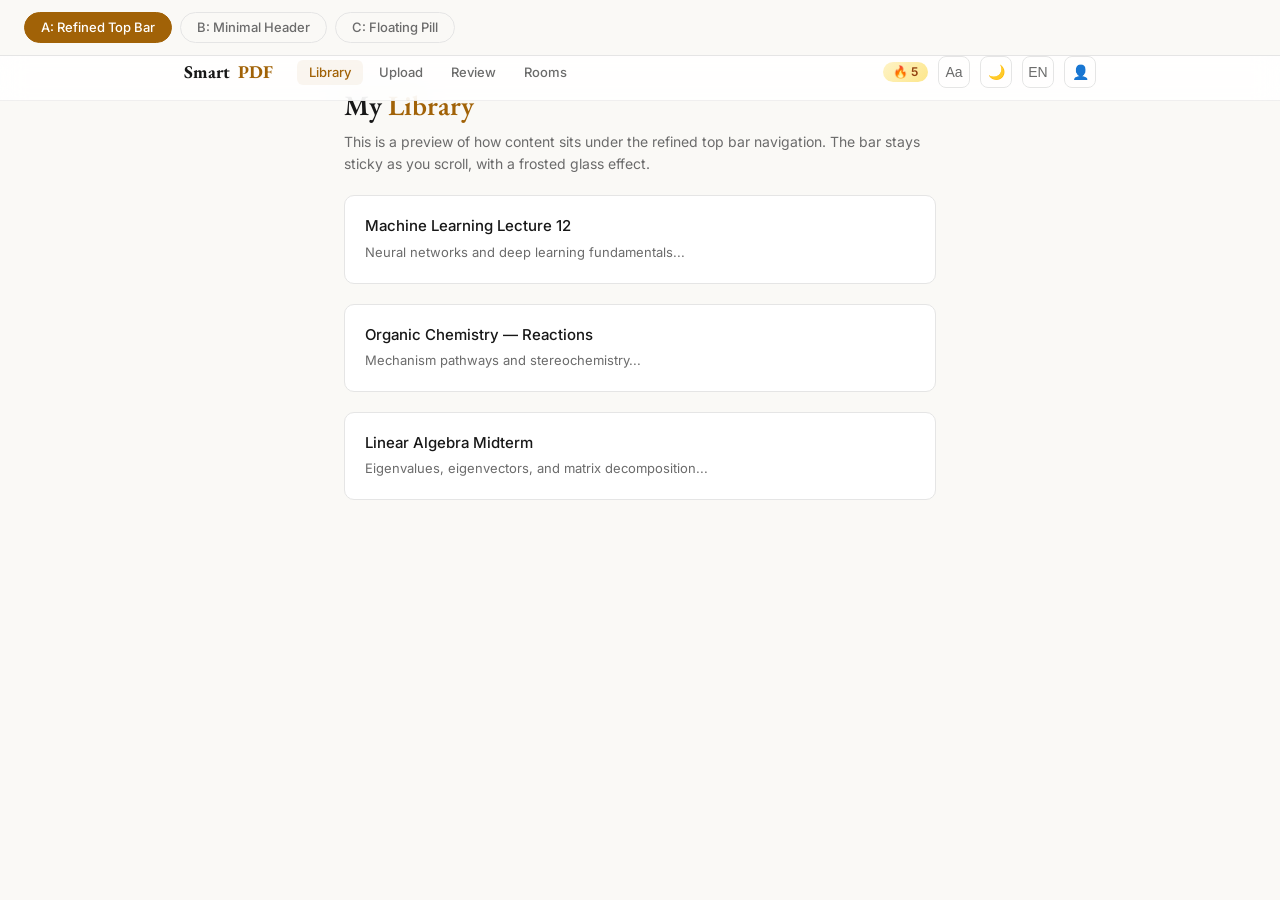
<file: .planning/sketches/003-navigation-chrome/index.html>
<!DOCTYPE html>
<html lang="en" data-theme="light">
<head>
  <meta charset="UTF-8">
  <meta name="viewport" content="width=device-width, initial-scale=1.0">
  <title>Sketch 003: Navigation Chrome</title>
  <link rel="preconnect" href="https://fonts.googleapis.com">
  <link href="https://fonts.googleapis.com/css2?family=EB+Garamond:ital,wght@0,400;0,600;0,700;1,400&family=Inter:wght@400;500;600&display=swap" rel="stylesheet">
  <style>
    :root {
      --bg: #faf9f6; --text: #171717; --text-secondary: #6b6b6b; --gold: #A16207;
      --card-bg: #ffffff; --card-border: #e5e5e5; --border: #e5e5e5;
      --nav-bg: rgba(255,255,255,.85); --nav-border: rgba(0,0,0,.06);
    }
    [data-theme="dark"] {
      --bg: #0a0a0a; --text: #ededed; --text-secondary: #888; --gold: #d4a017;
      --card-bg: #141414; --card-border: #262626; --border: #262626;
      --nav-bg: rgba(10,10,10,.85); --nav-border: rgba(255,255,255,.06);
    }
    * { margin: 0; padding: 0; box-sizing: border-box; }
    body { font-family: 'Inter', system-ui, sans-serif; background: var(--bg); color: var(--text); min-height: 100vh; }

    .variant-tabs { position: fixed; top: 0; left: 0; right: 0; z-index: 200; background: var(--bg); border-bottom: 1px solid var(--border); padding: 12px 24px; display: flex; gap: 8px; }
    .variant-tabs button { padding: 8px 16px; border-radius: 20px; border: 1.5px solid var(--border); background: transparent; color: var(--text-secondary); cursor: pointer; font: 500 13px/1 'Inter', sans-serif; transition: all .2s; }
    .variant-tabs button.active { background: var(--gold); color: #fff; border-color: var(--gold); }
    .variant-tabs button:hover:not(.active) { border-color: var(--gold); color: var(--text); }

    .variant { display: none; min-height: 100vh; }
    .variant.active { display: block; }

    /* ============ SHARED ============ */
    .page-content { max-width: 640px; margin: 0 auto; padding: 32px 24px; }
    .page-content h1 { font: 600 28px/1.2 'EB Garamond', serif; margin-bottom: 8px; }
    .page-content p { color: var(--text-secondary); font-size: 14px; line-height: 1.6; }
    .page-content .card { background: var(--card-bg); border: 1px solid var(--card-border); border-radius: 10px; padding: 20px; margin-top: 20px; }
    .page-content .card h3 { font: 500 15px/1.3 'Inter', sans-serif; margin-bottom: 6px; }
    .page-content .card p { font-size: 13px; }

    .streak-badge { display: inline-flex; align-items: center; gap: 5px; padding: 4px 10px; border-radius: 100px; background: linear-gradient(135deg, #fef3c7, #fde68a); color: #92400e; font: 600 12px/1 'Inter', sans-serif; }
    [data-theme="dark"] .streak-badge { background: linear-gradient(135deg, #422006, #78350f); color: #fde68a; }

    .icon-btn { width: 32px; height: 32px; border-radius: 8px; border: 1px solid var(--border); background: transparent; color: var(--text-secondary); cursor: pointer; display: flex; align-items: center; justify-content: center; font-size: 14px; transition: all .15s; }
    .icon-btn:hover { background: var(--card-bg); border-color: var(--gold); color: var(--text); }

    .nav-link { text-decoration: none; color: var(--text-secondary); font: 500 13px/1 'Inter', sans-serif; padding: 6px 12px; border-radius: 6px; transition: all .15s; }
    .nav-link:hover, .nav-link.active { color: var(--text); background: rgba(161,98,7,.06); }
    .nav-link.active { color: var(--gold); }

    /* ============ VARIANT A: REFINED TOP BAR ============ */
    .nav-a { position: sticky; top: 44px; z-index: 100; backdrop-filter: blur(12px); -webkit-backdrop-filter: blur(12px); background: var(--nav-bg); border-bottom: 1px solid var(--nav-border); }
    .nav-a .nav-inner { max-width: 960px; margin: 0 auto; padding: 0 24px; height: 56px; display: flex; align-items: center; justify-content: space-between; }
    .nav-a .nav-left { display: flex; align-items: center; gap: 24px; }
    .nav-a .logo { font: 700 18px/1 'EB Garamond', serif; color: var(--text); text-decoration: none; display: flex; align-items: center; gap: 8px; }
    .nav-a .logo span { color: var(--gold); }
    .nav-a .nav-links { display: flex; gap: 4px; }
    .nav-a .nav-right { display: flex; align-items: center; gap: 10px; }

    /* ============ VARIANT B: MINIMAL HEADER ============ */
    .nav-b { position: sticky; top: 44px; z-index: 100; backdrop-filter: blur(12px); -webkit-backdrop-filter: blur(12px); background: var(--nav-bg); border-bottom: 1px solid var(--nav-border); }
    .nav-b .nav-inner { max-width: 960px; margin: 0 auto; padding: 0 24px; height: 44px; display: flex; align-items: center; justify-content: space-between; }
    .nav-b .nav-left { display: flex; align-items: center; gap: 16px; }
    .nav-b .logo { font: 700 15px/1 'EB Garamond', serif; color: var(--text); text-decoration: none; }
    .nav-b .logo span { color: var(--gold); }
    .nav-b .nav-links { display: flex; gap: 2px; }
    .nav-b .nav-link { font-size: 12px; padding: 4px 8px; }
    .nav-b .nav-right { display: flex; align-items: center; gap: 6px; }
    .nav-b .icon-btn { width: 28px; height: 28px; font-size: 12px; }
    .nav-b .streak-badge { font-size: 11px; padding: 3px 8px; }

    /* ============ VARIANT C: FLOATING PILL ============ */
    .nav-c { position: fixed; bottom: 24px; left: 50%; transform: translateX(-50%); z-index: 100; backdrop-filter: blur(16px); -webkit-backdrop-filter: blur(16px); background: var(--nav-bg); border: 1px solid var(--nav-border); border-radius: 100px; padding: 6px 8px; display: flex; align-items: center; gap: 4px; box-shadow: 0 8px 32px rgba(0,0,0,.12), 0 2px 8px rgba(0,0,0,.08); }
    [data-theme="dark"] .nav-c { box-shadow: 0 8px 32px rgba(0,0,0,.4), 0 2px 8px rgba(0,0,0,.3); }
    .nav-c .nav-link { font-size: 12px; padding: 6px 12px; border-radius: 100px; }
    .nav-c .nav-link.active { background: var(--gold); color: #fff; }
    .nav-c .nav-link:hover:not(.active) { background: rgba(161,98,7,.08); }
    .nav-c .divider { width: 1px; height: 20px; background: var(--border); margin: 0 4px; }
    .nav-c .icon-btn { width: 30px; height: 30px; border-radius: 100px; border: none; font-size: 13px; }
    .nav-c .streak-badge { font-size: 11px; padding: 4px 10px; border-radius: 100px; }

    @media (prefers-color-scheme: dark) {
      :root { --bg: #0a0a0a; --text: #ededed; --text-secondary: #888; --gold: #d4a017; --card-bg: #141414; --card-border: #262626; --border: #262626; --nav-bg: rgba(10,10,10,.85); --nav-border: rgba(255,255,255,.06); }
    }
  </style>
</head>
<body>
  <div class="variant-tabs">
    <button class="active" onclick="showVariant('a')">A: Refined Top Bar</button>
    <button onclick="showVariant('b')">B: Minimal Header</button>
    <button onclick="showVariant('c')">C: Floating Pill</button>
  </div>

  <!-- ============ VARIANT A: REFINED TOP BAR ============ -->
  <div class="variant active" id="var-a">
    <nav class="nav-a">
      <div class="nav-inner">
        <div class="nav-left">
          <a href="#" class="logo">Smart<span>PDF</span></a>
          <div class="nav-links">
            <a href="#" class="nav-link active">Library</a>
            <a href="#" class="nav-link">Upload</a>
            <a href="#" class="nav-link">Review</a>
            <a href="#" class="nav-link">Rooms</a>
          </div>
        </div>
        <div class="nav-right">
          <div class="streak-badge">🔥 5</div>
          <button class="icon-btn" title="Font size">Aa</button>
          <button class="icon-btn" title="Theme">🌙</button>
          <button class="icon-btn" title="Language">EN</button>
          <button class="icon-btn" title="Profile">👤</button>
        </div>
      </div>
    </nav>

    <div class="page-content">
      <h1>My <span style="color:var(--gold)">Library</span></h1>
      <p>This is a preview of how content sits under the refined top bar navigation. The bar stays sticky as you scroll, with a frosted glass effect.</p>
      <div class="card">
        <h3>Machine Learning Lecture 12</h3>
        <p>Neural networks and deep learning fundamentals...</p>
      </div>
      <div class="card">
        <h3>Organic Chemistry — Reactions</h3>
        <p>Mechanism pathways and stereochemistry...</p>
      </div>
      <div class="card">
        <h3>Linear Algebra Midterm</h3>
        <p>Eigenvalues, eigenvectors, and matrix decomposition...</p>
      </div>
    </div>
  </div>

  <!-- ============ VARIANT B: MINIMAL HEADER ============ -->
  <div class="variant" id="var-b">
    <nav class="nav-b">
      <div class="nav-inner">
        <div class="nav-left">
          <a href="#" class="logo">Smart<span>PDF</span></a>
          <div class="nav-links">
            <a href="#" class="nav-link active">Library</a>
            <a href="#" class="nav-link">Upload</a>
            <a href="#" class="nav-link">Review</a>
            <a href="#" class="nav-link">Rooms</a>
          </div>
        </div>
        <div class="nav-right">
          <div class="streak-badge">🔥 5</div>
          <button class="icon-btn" title="Font size">Aa</button>
          <button class="icon-btn" title="Theme">🌙</button>
          <button class="icon-btn" title="Language">EN</button>
          <button class="icon-btn" title="Profile">👤</button>
        </div>
      </div>
    </nav>

    <div class="page-content">
      <h1>My <span style="color:var(--gold)">Library</span></h1>
      <p>This is a preview of how content sits under the minimal header. Thinner bar, smaller controls, more room for content.</p>
      <div class="card">
        <h3>Machine Learning Lecture 12</h3>
        <p>Neural networks and deep learning fundamentals...</p>
      </div>
      <div class="card">
        <h3>Organic Chemistry — Reactions</h3>
        <p>Mechanism pathways and stereochemistry...</p>
      </div>
      <div class="card">
        <h3>Linear Algebra Midterm</h3>
        <p>Eigenvalues, eigenvectors, and matrix decomposition...</p>
      </div>
    </div>
  </div>

  <!-- ============ VARIANT C: FLOATING PILL ============ -->
  <div class="variant" id="var-c">
    <div class="page-content" style="padding-bottom: 100px;">
      <h1>My <span style="color:var(--gold)">Library</span></h1>
      <p>This is a preview of how content sits with a floating pill navigation. No top bar — the nav floats at the bottom like Arc's command bar. Maximum content space.</p>
      <div class="card">
        <h3>Machine Learning Lecture 12</h3>
        <p>Neural networks and deep learning fundamentals...</p>
      </div>
      <div class="card">
        <h3>Organic Chemistry — Reactions</h3>
        <p>Mechanism pathways and stereochemistry...</p>
      </div>
      <div class="card">
        <h3>Linear Algebra Midterm</h3>
        <p>Eigenvalues, eigenvectors, and matrix decomposition...</p>
      </div>
      <div class="card">
        <h3>Statistics — Hypothesis Testing</h3>
        <p>p-values, confidence intervals, and Type I/II errors...</p>
      </div>
    </div>

    <nav class="nav-c">
      <a href="#" class="nav-link active">Library</a>
      <a href="#" class="nav-link">Upload</a>
      <a href="#" class="nav-link">Review</a>
      <a href="#" class="nav-link">Rooms</a>
      <div class="divider"></div>
      <div class="streak-badge">🔥 5</div>
      <button class="icon-btn" title="Theme">🌙</button>
      <button class="icon-btn" title="Profile">👤</button>
    </nav>
  </div>

  <script>
    function showVariant(id) {
      document.querySelectorAll('.variant').forEach(v => v.classList.remove('active'));
      document.querySelectorAll('.variant-tabs button').forEach(b => b.classList.remove('active'));
      document.getElementById('var-' + id).classList.add('active');
      document.querySelector(`.variant-tabs button:nth-child(${id === 'a' ? 1 : id === 'b' ? 2 : 3})`).classList.add('active');
    }
  </script>
</body>
</html>
</file>
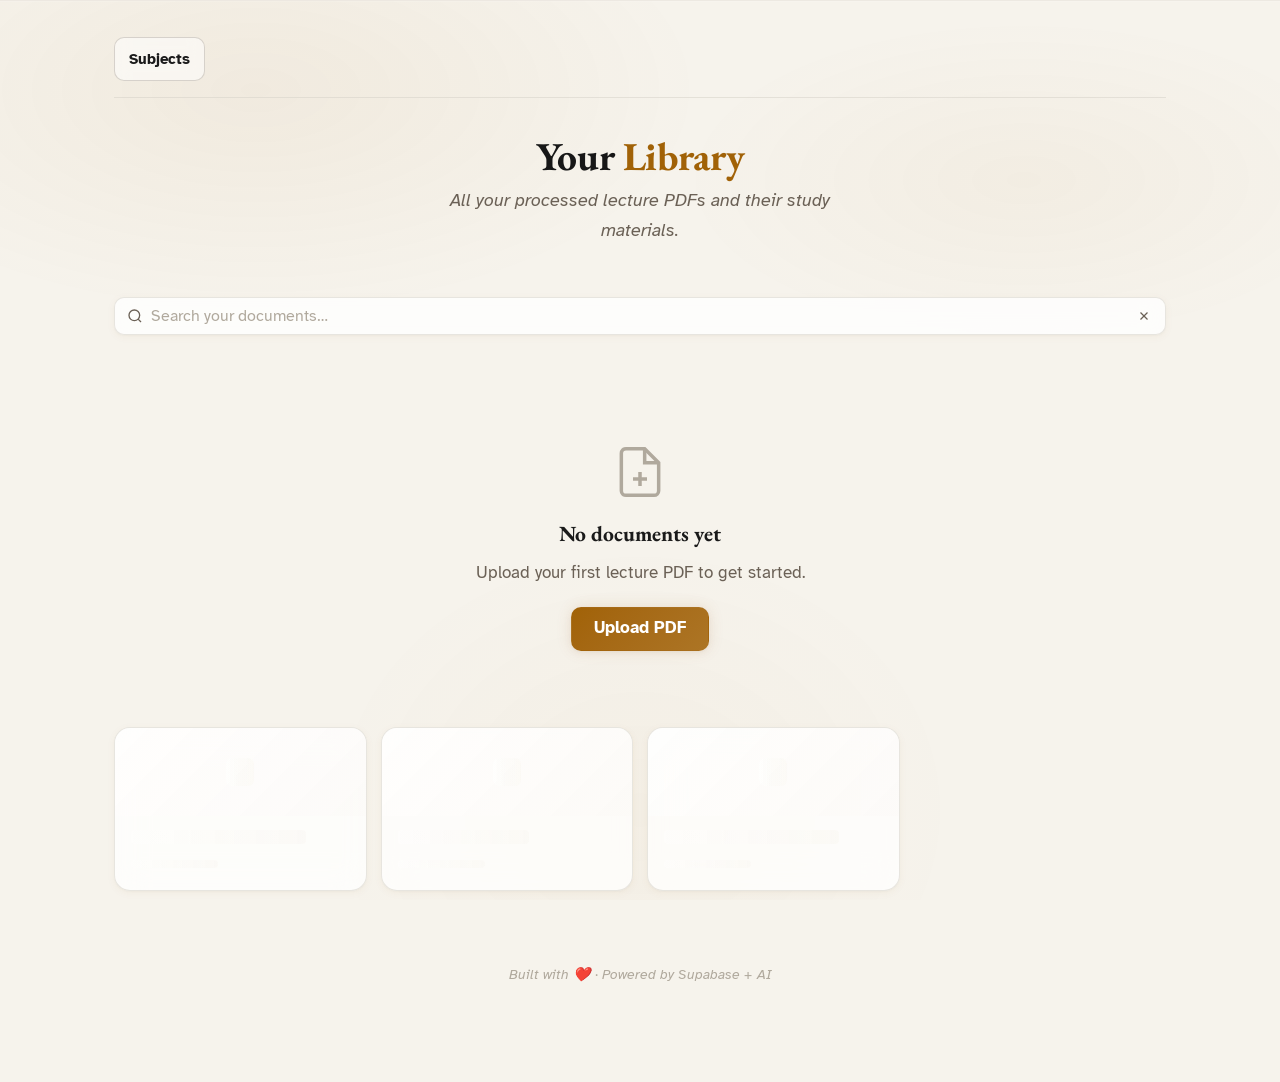
<file: frontend/library.html>
<!DOCTYPE html>
<html lang="en">
<head>
<meta charset="UTF-8"/>
<meta name="viewport" content="width=device-width, initial-scale=1.0"/>
<link rel="icon" href="favicon.svg" type="image/svg+xml"/>
<script>
  // Prevent flash of wrong theme — must run before first paint
  (function(){try{var t=localStorage.getItem('theme');if(!t)t=window.matchMedia('(prefers-color-scheme:dark)').matches?'dark':'light';document.documentElement.setAttribute('data-theme',t)}catch(e){}})();
</script>
<title>Smart PDF Summarizer — Library</title>
<meta name="description" content="Your saved lecture summaries and flashcards."/>
<link rel="stylesheet" href="css/style.css?v=6"/>
<script type="importmap">
{
    "imports": {
      "@supabase/supabase-js": "https://esm.sh/@supabase/supabase-js@2",
      "react": "https://esm.sh/react@19",
      "react-dom/client": "https://esm.sh/react-dom@19/client",
      "pullcord": "https://esm.sh/pullcord@0.1.0?deps=react@19,motion@12",
      "motion/react": "https://esm.sh/motion@12/react"
    }
  }
</script>
<script data-goatcounter="https://mintayza.goatcounter.com/count" async src="https://gc.zgo.at/count.js"></script>
</head>
<body>
<div class="control-bar" id="control-bar-target"></div>

<div class="wrap">
  <div class="top-bar">
    <div style="display:flex;gap:8px;flex-wrap:wrap">
      <a href="subjects.html" class="btn btn-ghost btn-sm" data-i18n="subjects">Subjects</a>
    </div>
  </div>

  <header>
    <div class="logo logo-sm">Your <span class="logo-accent">Library</span></div>
    <p class="subtitle" data-i18n="libraryTagline">All your processed lecture PDFs and their study materials.</p>
  </header>

  <div id="err-box" role="alert" aria-live="polite"><svg width="17" height="17" viewBox="0 0 24 24" fill="none" stroke="currentColor" stroke-width="2"><circle cx="12" cy="12" r="10"/><line x1="12" y1="8" x2="12" y2="12"/><line x1="12" y1="16" x2="12.01" y2="16"/></svg><span id="err-text"></span></div>

  <div class="search-bar">
    <svg width="16" height="16" viewBox="0 0 24 24" fill="none" stroke="currentColor" stroke-width="2"><circle cx="11" cy="11" r="8"/><path d="m21 21-4.35-4.35"/></svg>
    <input type="search" class="search-input" id="search-input" data-i18n-placeholder="searchDocs" placeholder="Search your documents…" autocomplete="off"/>
    <button class="search-clear" id="search-clear" title="Clear search" hidden aria-label="Clear search">
      <svg width="14" height="14" viewBox="0 0 24 24" fill="none" stroke="currentColor" stroke-width="2"><line x1="18" y1="6" x2="6" y2="18"/><line x1="6" y1="6" x2="18" y2="18"/></svg>
    </button>
  </div>
  <div class="subject-filter" id="subject-filter"></div>
  <div class="doc-grid" id="doc-list"></div>

  <div class="empty-state" id="empty-state" hidden>
    <svg viewBox="0 0 24 24" fill="none" stroke="currentColor" stroke-width="1.5"><path d="M14 2H6a2 2 0 0 0-2 2v16a2 2 0 0 0 2 2h12a2 2 0 0 0 2-2V8z"/><polyline points="14 2 14 8 20 8"/><line x1="12" y1="18" x2="12" y2="12"/><line x1="9" y1="15" x2="15" y2="15"/></svg>
    <h3 data-i18n="noDocuments">No documents yet</h3>
    <p data-i18n="noDocumentsHint">Upload your first lecture PDF to get started.</p>
    <a href="upload.html" class="btn btn-accent" data-i18n="uploadNewPDF">Upload PDF</a>
  </div>

  <div id="loading-state" class="doc-grid">
    <div class="doc-card" style="pointer-events:none"><div class="card-thumb"><div class="skeleton" style="width:28px;height:28px;border-radius:6px"></div></div><div class="card-body"><div class="skeleton skeleton-line w-80" style="margin-bottom:8px"></div><div class="skeleton skeleton-line w-40 h-8"></div></div></div>
    <div class="doc-card" style="pointer-events:none"><div class="card-thumb"><div class="skeleton" style="width:28px;height:28px;border-radius:6px"></div></div><div class="card-body"><div class="skeleton skeleton-line w-60" style="margin-bottom:8px"></div><div class="skeleton skeleton-line w-40 h-8"></div></div></div>
    <div class="doc-card" style="pointer-events:none"><div class="card-thumb"><div class="skeleton" style="width:28px;height:28px;border-radius:6px"></div></div><div class="card-body"><div class="skeleton skeleton-line w-80" style="margin-bottom:8px"></div><div class="skeleton skeleton-line w-40 h-8"></div></div></div>
  </div>

  <footer data-i18n="footer">Built with ❤️ · Powered by Supabase + AI</footer>
</div>

<script type="module">
import { sb } from './js/supabase-client.js';
import { t } from './js/i18n.js';
import { renderI18n } from './js/ui-init.js';
import { esc, fmtDate } from './js/app.js';
import { toast } from './js/toast.js';
import { confirm } from './js/confirm.js';
import { getSubjects } from './js/subjects.js';
import { initPage } from './js/page-init.js';

await initPage({
  onLangChange: () => { renderI18n(); loadDocs(); document.title = t('appName') + ' — ' + t('libraryTitle'); }
});

const listEl = document.getElementById('doc-list'), loadingEl = document.getElementById('loading-state'), emptyEl = document.getElementById('empty-state');
const filterEl = document.getElementById('subject-filter');
const searchInput = document.getElementById('search-input');
const searchClear = document.getElementById('search-clear');

let currentDocs = [];
let allDocs = [];
let subjects = [];
let activeSubjectId = null;
let searchQuery = '';
let searchTimeout = null;

async function loadSubjects() {
  subjects = await getSubjects();
  renderSubjectFilter();
}

function renderSubjectFilter() {
  filterEl.innerHTML = '';
  const allPill = document.createElement('button');
  allPill.className = 'subject-pill' + (activeSubjectId === null ? ' active' : '');
  allPill.textContent = t('allSubjects');
  allPill.addEventListener('click', () => { activeSubjectId = null; renderSubjectFilter(); filterDocs(); });
  filterEl.appendChild(allPill);

  subjects.forEach(s => {
    const pill = document.createElement('button');
    pill.className = 'subject-pill' + (activeSubjectId === s.id ? ' active' : '');
    pill.style.setProperty('--pill-color', s.color);
    pill.innerHTML = `<span class="subject-dot" style="background:${s.color}"></span> ${esc(s.name)}`;
    pill.addEventListener('click', () => { activeSubjectId = s.id; renderSubjectFilter(); filterDocs(); });
    filterEl.appendChild(pill);
  });
}

function applySubjectFilter(docs) {
  if (activeSubjectId !== null) return docs.filter(d => d.subject_id === activeSubjectId);
  return docs;
}

async function filterDocs() {
  if (!searchQuery) {
    // No search — use in-memory data with subject filter only
    currentDocs = applySubjectFilter(allDocs);
    renderDocs(currentDocs);
    return;
  }

  // Server-side full-text search via PostgreSQL tsvector
  let query = sb.from('documents')
    .select('id,filename,provider,status,progress,progress_msg,pdf_path,output_prefix,error_msg,page_count,word_count,flashcard_count,quiz_count,language,subject_id,user_id,created_at,subjects(name,color)')
    .textSearch('search_vector', searchQuery, { type: 'websearch', config: 'english' });

  if (activeSubjectId !== null) {
    query = query.eq('subject_id', activeSubjectId);
  }

  const { data, error } = await query.order('created_at', { ascending: false });
  if (error) {
    console.error('FTS query failed, falling back to client-side:', error);
    // Fallback to client-side filter
    const q = searchQuery.toLowerCase();
    currentDocs = applySubjectFilter(allDocs).filter(d =>
      d.filename.toLowerCase().includes(q) ||
      (d.subjects?.name || '').toLowerCase().includes(q)
    );
  } else {
    currentDocs = data || [];
  }
  renderDocs(currentDocs);
}

// Wire search (debounced for server-side FTS)
if (searchInput) {
  searchInput.addEventListener('input', () => {
    searchQuery = searchInput.value.trim();
    if (searchClear) searchClear.hidden = !searchQuery;
    clearTimeout(searchTimeout);
    searchTimeout = setTimeout(() => filterDocs(), searchQuery ? 300 : 0);
  });
}
if (searchClear) {
  searchClear.addEventListener('click', () => {
    if (searchInput) searchInput.value = '';
    searchQuery = '';
    searchClear.hidden = true;
    clearTimeout(searchTimeout);
    filterDocs();
    if (searchInput) searchInput.focus();
  });
}

async function deleteDoc(doc, docEl) {
  const ok = await confirm('Delete "' + doc.filename + '" and all its study materials?');
  if (!ok) return;

  docEl.style.opacity = '0.4';
  docEl.style.pointerEvents = 'none';

  const prefix = doc.user_id + '/' + doc.id + '/';
  try { await sb.storage.from('outputs').remove([prefix+'summary.md',prefix+'key_points.md',prefix+'flashcards.md',prefix+'quiz.md']); } catch (e) { console.warn('Storage outputs cleanup:', e); }
  const pdfPath = doc.pdf_path ? doc.pdf_path.replace('pdfs/', '') : doc.user_id + '/' + doc.id + '.pdf';
  try { await sb.storage.from('pdfs').remove([pdfPath]); } catch (e) { console.warn('Storage pdf cleanup:', e); }

  try {
    const { error } = await sb.from('documents').delete().eq('id', doc.id);
    if (error) throw error;

    docEl.style.transition = 'opacity .25s ease, transform .25s ease';
    docEl.style.transform = 'translateX(20px)';
    docEl.style.opacity = '0';
    setTimeout(() => {
      docEl.remove();
      if (listEl.children.length === 0) {
        emptyEl.hidden = false;
      }
    }, 300);

    toast('Deleted: ' + doc.filename, 'success');
  } catch (err) {
    console.error('Delete failed:', err);
    docEl.style.opacity = '1';
    docEl.style.pointerEvents = '';
    toast('Failed to delete. Try again.', 'error');
  }
}
function startDocRename(nameEl, doc) {
  const original = nameEl.textContent;
  const input = document.createElement('input');
  input.type = 'text';
  input.value = original;
  input.className = 'doc-name-input';
  input.style.cssText = 'background:var(--bg);border:1px solid var(--gold);border-radius:var(--rs);padding:2px 6px;color:var(--text);font-family:var(--font-body);font-size:.88rem;width:100%;max-width:260px;outline:none;';
  nameEl.innerHTML = '';
  nameEl.appendChild(input);
  input.focus();
  input.select();

  const commit = async () => {
    const v = input.value.trim();
    if (!v || v === original) {
      nameEl.textContent = original;
      return;
    }
    const newName = v.endsWith('.pdf') ? v : v + '.pdf';
    const { error } = await sb.from('documents').update({ filename: newName }).eq('id', doc.id);
    if (error) {
      nameEl.textContent = original;
      toast('Rename failed', 'error');
      return;
    }
    nameEl.textContent = newName;
    toast('Renamed to ' + newName, 'success');
  };

  input.addEventListener('blur', commit);
  input.addEventListener('keydown', e => {
    if (e.key === 'Enter') input.blur();
    if (e.key === 'Escape') { nameEl.textContent = original; }
  });
}

async function loadDocs() {
  try {
    const { data: docs, error } = await sb.from('documents').select('id,filename,provider,status,progress,progress_msg,pdf_path,output_prefix,error_msg,page_count,word_count,flashcard_count,quiz_count,language,subject_id,user_id,created_at,subjects(name,color)').order('created_at',{ascending:false});
    allDocs = docs || [];
    loadingEl.style.display='none';
    if (error) { toast(t('somethingWentWrong'), 'error'); return; }
    if (!docs || docs.length===0) { emptyEl.hidden = false; return; }
    emptyEl.hidden = true;
    await loadSubjects();
    filterDocs();
  } catch (err) {
    console.error('Failed to load documents:', err);
    toast(t('networkError'), 'error');
    loadingEl.style.display = 'none';
  }
}

function renderDocs(docs) {
    listEl.innerHTML = '';
    if (docs.length === 0) {
      emptyEl.hidden = false;
      return;
    }
    emptyEl.hidden = true;

    docs.forEach(doc => {
      const done=doc.status==='done', proc=doc.status==='processing', err=doc.status==='error';
      const cls=done?'done':(proc?'processing':'error');
      const label=done?t('done'):(proc?t('processing'):t('error'));
      const thumbCls = proc ? 'proc-thumb' : err ? 'err-thumb' : '';
      const thumbIcon = done
        ? '<svg viewBox="0 0 24 24" fill="none" stroke="currentColor" stroke-width="1.5"><path d="M14 2H6a2 2 0 0 0-2 2v16a2 2 0 0 0 2 2h12a2 2 0 0 0 2-2V8z"/><path d="M14 2v6h6"/></svg>'
        : proc
        ? '<svg viewBox="0 0 24 24" fill="none" stroke="currentColor" stroke-width="1.5"><circle cx="12" cy="12" r="10"/><path d="M12 6v6l4 2"/></svg>'
        : '<svg viewBox="0 0 24 24" fill="none" stroke="currentColor" stroke-width="1.5"><circle cx="12" cy="12" r="10"/><path d="M15 9l-6 6M9 9l6 6"/></svg>';
      const provCls = doc.provider==='gemini' ? 'gemini' : 'claude';
      const provLetter = doc.provider==='gemini' ? 'G' : 'C';
      const subjectBadge = doc.subjects ? `<span class="subject-badge" style="color:${doc.subjects.color};border-color:${doc.subjects.color}40;background:${doc.subjects.color}10"><span class="subject-dot" style="background:${doc.subjects.color}"></span>${esc(doc.subjects.name)}</span>` : '';

      const card = document.createElement('div');
      card.className = 'doc-card';
      card.style.animationDelay = (Array.from(listEl.children).length * 40) + 'ms';
      card.innerHTML = `
        <div class="card-thumb ${thumbCls}">${thumbIcon}</div>
        <div class="card-body">
          <div class="card-title" title="${esc(doc.filename)}">${esc(doc.filename)}</div>
          <div class="card-meta">
            <span class="provider-icon ${provCls}">${provLetter}</span>
            <span class="doc-status ${cls}">${label}</span>
            ${subjectBadge}
          </div>
        </div>
        <div class="card-footer">
          <span style="font-size:.72rem;color:var(--muted)">${fmtDate(doc.created_at)}</span>
          <div class="card-actions">
            ${done ? `<button class="doc-rename-btn" data-doc-id="${doc.id}" title="Rename"><svg width="12" height="12" viewBox="0 0 24 24" fill="none" stroke="currentColor" stroke-width="2"><path d="M11 4H4a2 2 0 0 0-2 2v14a2 2 0 0 0 2 2h14a2 2 0 0 0 2-2v-7"/><path d="M18.5 2.5a2.121 2.121 0 0 1 3 3L12 15l-4 1 1-4 9.5-9.5z"/></svg></button>` : ''}
            <button class="doc-delete-btn" data-doc-id="${doc.id}" title="Delete" aria-label="Delete ${esc(doc.filename)}">
              <svg width="12" height="12" viewBox="0 0 24 24" fill="none" stroke="currentColor" stroke-width="2"><polyline points="3 6 5 6 21 6"/><path d="M19 6v14a2 2 0 01-2 2H7a2 2 0 01-2-2V6m3 0V4a2 2 0 012-2h4a2 2 0 012 2v2"/></svg>
            </button>
          </div>
        </div>`;

      if (done) {
        card.addEventListener('click', () => { window.location.href = 'view.html?id=' + doc.id; });
        card.tabIndex = 0;
        card.setAttribute('role', 'button');
      }
      if (proc) {
        card.style.opacity = '.7';
        card.style.cursor = 'default';
      }
      listEl.appendChild(card);
    });

  // Wire up delete buttons
  listEl.querySelectorAll('.doc-delete-btn').forEach(btn => {
    btn.addEventListener('click', e => {
      e.stopPropagation();
      e.preventDefault();
      const docId = btn.dataset.docId;
      const doc = allDocs.find(d => d.id === docId);
      if (doc) deleteDoc(doc, btn.closest('.doc-card'));
    });
  });

  // Wire up rename buttons
  listEl.querySelectorAll('.doc-rename-btn').forEach(btn => {
    btn.addEventListener('click', e => {
      e.stopPropagation();
      e.preventDefault();
      const docId = btn.dataset.docId;
      const doc = allDocs.find(d => d.id === docId);
      const card = btn.closest('.doc-card');
      if (doc && card) {
        const titleEl = card.querySelector('.card-title');
        startDocRename(titleEl, doc);
      }
    });
  });
}

function showErr(msg) {
  const errBox = document.getElementById('err-box');
  const errText = document.getElementById('err-text');
  if (errBox && errText) {
    errText.textContent = msg;
    errBox.classList.add('show');
    document.getElementById('loading-state').style.display = 'none';
  }
}

document.title = t('appName') + ' — ' + t('libraryTitle');

await loadDocs();
</script>
</body>
</html>
</file>
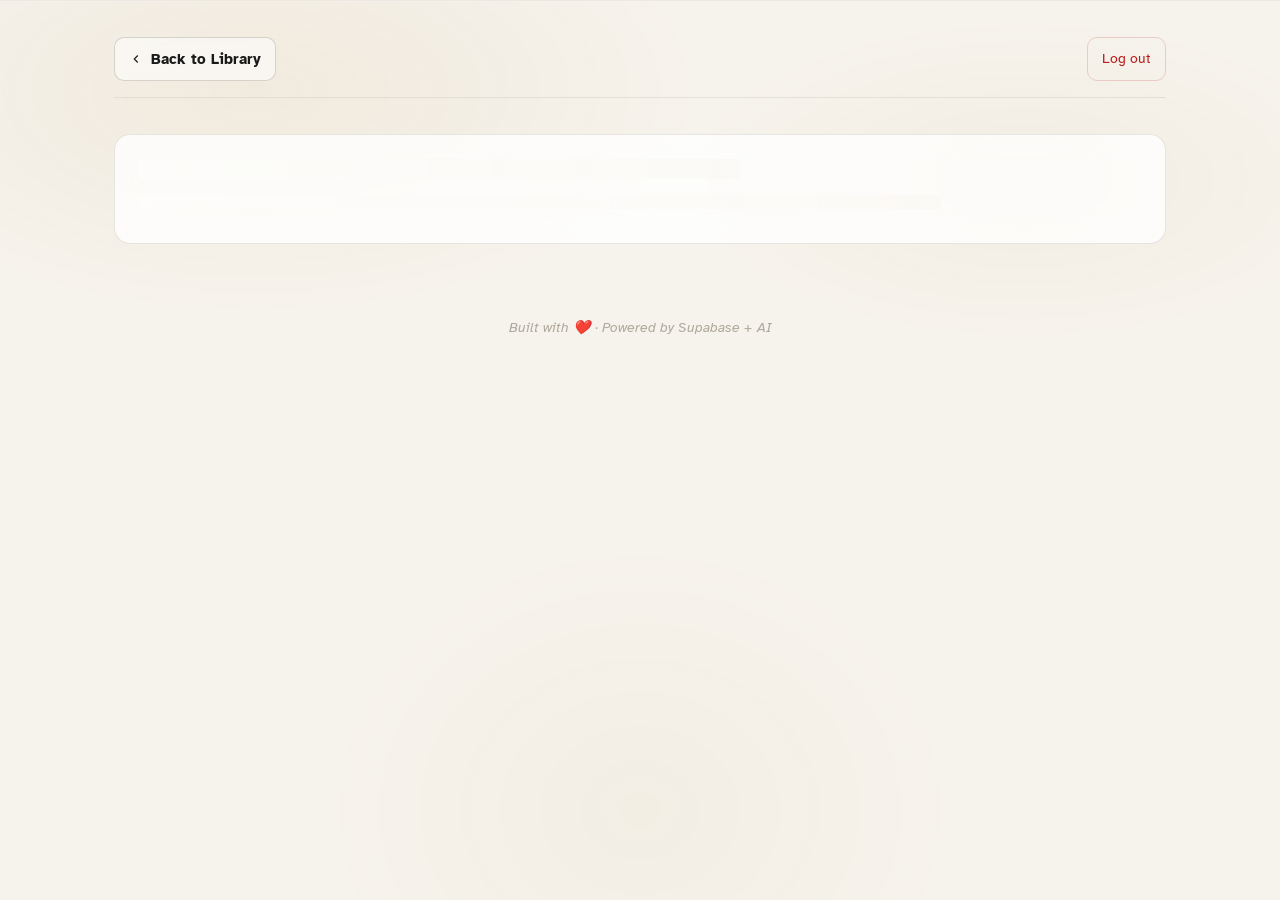
<file: frontend/review.html>
<!DOCTYPE html>
<html lang="en">
<head>
<meta charset="UTF-8"/>
<meta name="viewport" content="width=device-width, initial-scale=1.0"/>
<link rel="icon" href="favicon.svg" type="image/svg+xml"/>
<script>
  (function(){try{var t=localStorage.getItem('theme');if(!t)t=window.matchMedia('(prefers-color-scheme:dark)').matches?'dark':'light';document.documentElement.setAttribute('data-theme',t)}catch(e){}})();
</script>
<title>Smart PDF Summarizer — Review</title>
<link rel="stylesheet" href="css/style.css?v=6"/>
<script type="importmap">
{
    "imports": {
      "@supabase/supabase-js": "https://esm.sh/@supabase/supabase-js@2",
      "react": "https://esm.sh/react@19",
      "react-dom/client": "https://esm.sh/react-dom@19/client",
      "pullcord": "https://esm.sh/pullcord@0.1.0?deps=react@19,motion@12",
      "motion/react": "https://esm.sh/motion@12/react"
    }
  }
</script>
<script data-goatcounter="https://mintayza.goatcounter.com/count" async src="https://gc.zgo.at/count.js"></script>
</head>
<body>
<div class="control-bar" id="control-bar-target"></div>

<div class="wrap">
  <div class="top-bar">
    <a href="library.html" class="btn btn-ghost btn-sm">
      <svg width="14" height="14" viewBox="0 0 24 24" fill="none" stroke="currentColor" stroke-width="2"><polyline points="15 18 9 12 15 6"/></svg>
      <span data-i18n="backToLibrary">Back to Library</span>
    </a>
    <div class="user-info">
      <span class="user-email" id="user-email"></span>
      <button class="btn btn-danger btn-xs" id="logout-btn" data-i18n="logOut">Log out</button>
    </div>
  </div>

  <div id="loading-state">
    <div class="skeleton-card"><div class="skeleton skeleton-line w-60 title"></div><div class="skeleton skeleton-line w-80"></div></div>
  </div>

  <div id="err-box" role="alert" aria-live="polite"><svg width="17" height="17" viewBox="0 0 24 24" fill="none" stroke="currentColor" stroke-width="2"><circle cx="12" cy="12" r="10"/><line x1="12" y1="8" x2="12" y2="12"/><line x1="12" y1="16" x2="12.01" y2="16"/></svg><span id="err-text"></span></div>

  <div id="review-area"></div>

  <footer data-i18n="footer">Built with ❤️ · Powered by Supabase + AI</footer>
</div>

<script type="module">
import { sb } from './js/supabase-client.js';
import { t } from './js/i18n.js';
import { renderI18n } from './js/ui-init.js';
import { esc, parseFlashcards } from './js/app.js';
import { toast } from './js/toast.js';
import { getDueCards, recordReview, getAllReviews } from './js/srs.js';
import { initPage } from './js/page-init.js';
import { recordActivity } from './js/streak.js';

await initPage({ onLangChange: () => { renderI18n(); document.title = t('appName') + ' — ' + t('review'); } });
document.title = t('appName') + ' — ' + t('review');

const docId = new URLSearchParams(window.location.search).get('id');
if (!docId) { window.location.href = 'library.html'; }

const reviewArea = document.getElementById('review-area');
const loadingEl = document.getElementById('loading-state');

function showErr(msg) { document.getElementById('err-box').classList.add('show'); document.getElementById('err-text').textContent = msg; }

// Load document and flashcards
const { data: doc, error: docErr } = await sb.from('documents').select('id,filename,provider,status,error_msg,page_count,word_count,flashcard_count,quiz_count,language,subject_id,user_id,created_at,output_prefix').eq('id', docId).single();
if (docErr || !doc || doc.status !== 'done') {
  loadingEl.style.display = 'none';
  showErr('Document not found or not ready.');
} else {
  // Download flashcards
  const prefix = `${doc.user_id}/${docId}/`;
  const { data: fcBlob, error: fcErr } = await sb.storage.from('outputs').download(prefix + 'flashcards.md');
  if (fcErr || !fcBlob) {
    loadingEl.style.display = 'none';
    showErr('Failed to load flashcards.');
  } else {
    const rawFc = await fcBlob.text();
    const allCards = parseFlashcards(rawFc);

    // Get due cards
    const dueReviews = await getDueCards(docId);
    const allReviews = await getAllReviews(docId);

    loadingEl.style.display = 'none';

    if (dueReviews.length === 0) {
      reviewArea.innerHTML = `
        <div class="card text-center p-lg">
          <h2 class="heading-font mb-md">${t('noCardsDue')}</h2>
          <p class="text-muted mb-lg">${t('allUpToDate')}</p>
          <a href="view.html?id=${docId}" class="btn btn-ghost">${t('flashcards')}</a>
        </div>
      `;
    } else {
      // Build review queue: due cards with their content
      const reviewQueue = dueReviews.map(r => ({
        index: r.card_index,
        card: allCards[r.card_index],
        review: r,
      })).filter(r => r.card); // filter out invalid indices

      let currentIndex = 0;

      function renderReviewCard() {
        if (currentIndex >= reviewQueue.length) {
          renderComplete();
          return;
        }

        const item = reviewQueue[currentIndex];
        const progress = currentIndex / reviewQueue.length;

        reviewArea.innerHTML = `
          <div class="review-progress">
            ${t('card')} ${currentIndex + 1} / ${reviewQueue.length}
            <div class="review-progress-bar"><div class="review-progress-fill" style="width:${progress * 100}%"></div></div>
          </div>
          <div class="review-card" id="review-card" tabindex="0" role="button" aria-label="Flip card">
            <div class="fc-inner">
              <div class="fc-front">
                <div class="lbl">${t('card')} ${item.index + 1}</div>
                <div class="q" style="font-size:1.05rem">${esc(item.card.q)}</div>
                <div class="fc-hint">${t('clickToFlip')}</div>
              </div>
              <div class="fc-back">
                <div class="lbl">${t('answerLabel')}</div>
                <div class="a" style="font-size:1.05rem">${esc(item.card.a)}</div>
                <div class="fc-hint">${t('clickToFlip')}</div>
              </div>
            </div>
          </div>
          <div class="review-rating" id="review-rating" style="display:none">
            <button class="btn btn-danger btn-sm" data-quality="1">${t('again')}</button>
            <button class="btn btn-ghost btn-sm" data-quality="2">${t('hard')}</button>
            <button class="btn btn-accent btn-sm" data-quality="3">${t('good')}</button>
            <button class="btn btn-primary btn-sm" data-quality="4">${t('easy')}</button>
          </div>
        `;

        const card = document.getElementById('review-card');
        const rating = document.getElementById('review-rating');

        card.addEventListener('click', () => {
          card.classList.toggle('flipped');
          if (card.classList.contains('flipped')) {
            rating.style.display = 'flex';
          }
        });
        card.addEventListener('keydown', e => {
          if (e.key === 'Enter' || e.key === ' ') {
            e.preventDefault();
            card.classList.toggle('flipped');
            if (card.classList.contains('flipped')) rating.style.display = 'flex';
          }
        });

        rating.querySelectorAll('button').forEach(btn => {
          btn.addEventListener('click', async () => {
            const quality = parseInt(btn.dataset.quality);
            await recordReview(docId, item.index, quality);
            recordActivity(); // update daily study streak
            currentIndex++;
            renderReviewCard();
          });
        });
      }

      function renderComplete() {
        reviewArea.innerHTML = `
          <div class="card text-center p-lg">
            <h2 class="heading-font mb-md text-success">${t('reviewComplete')}</h2>
            <p class="text-muted mb-lg">${t('cardsReviewed')}: ${reviewQueue.length}</p>
            <div class="flex-center gap-md">
              <a href="view.html?id=${docId}" class="btn btn-ghost">${t('flashcards')}</a>
              <a href="library.html" class="btn btn-accent">${t('backToLibrary')}</a>
            </div>
          </div>
        `;
      }

      renderReviewCard();
    }
  }
}
</script>
</body>
</html>
</file>
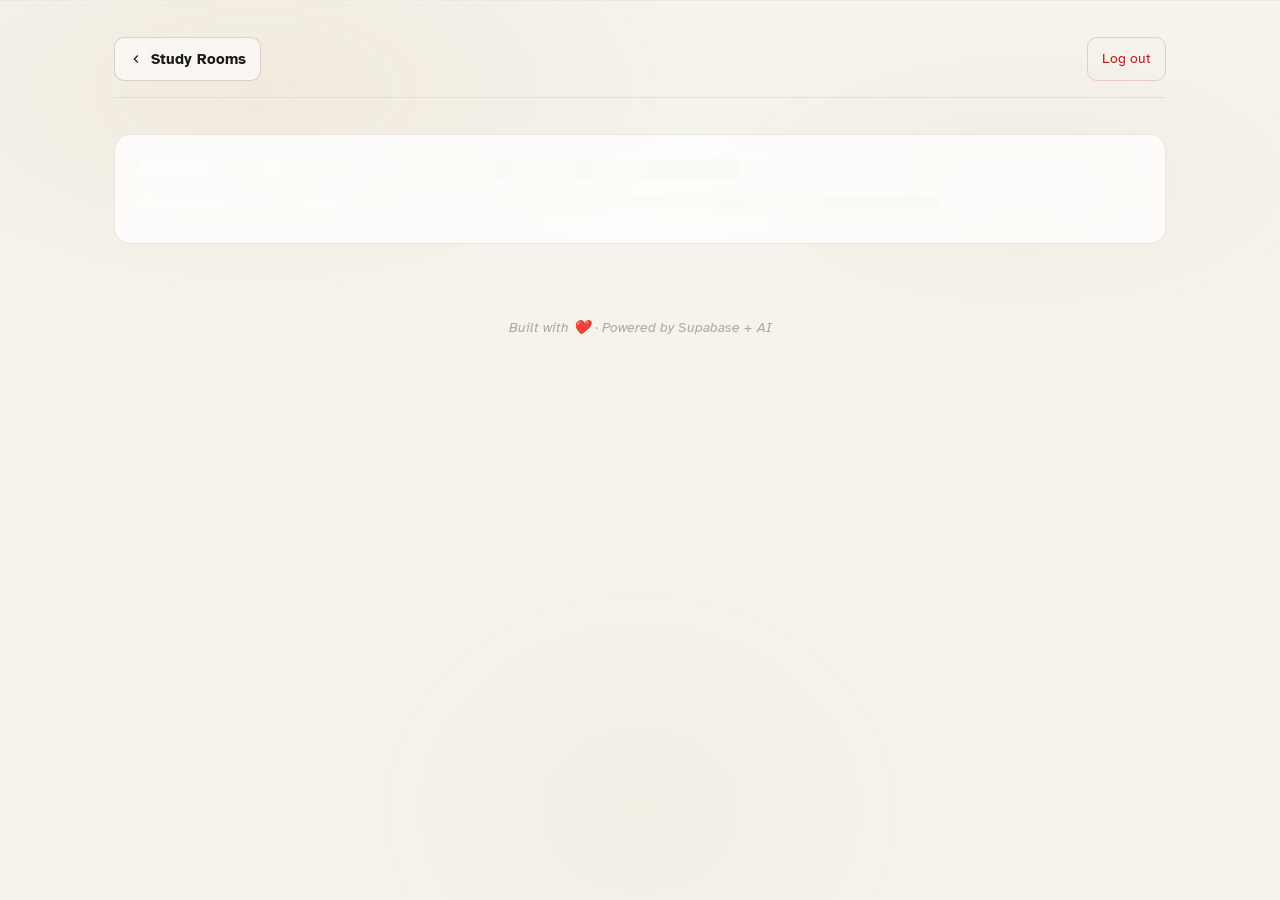
<file: frontend/room.html>
<!DOCTYPE html>
<html lang="en">
<head>
<meta charset="UTF-8"/>
<meta name="viewport" content="width=device-width, initial-scale=1.0"/>
<link rel="icon" href="favicon.svg" type="image/svg+xml"/>
<script>
  (function(){try{var t=localStorage.getItem('theme');if(!t)t=window.matchMedia('(prefers-color-scheme:dark)').matches?'dark':'light';document.documentElement.setAttribute('data-theme',t)}catch(e){}})();
</script>
<title>Smart PDF Summarizer — Study Room</title>
<link rel="stylesheet" href="css/style.css?v=6"/>
<script type="importmap">
{
    "imports": {
      "@supabase/supabase-js": "https://esm.sh/@supabase/supabase-js@2",
      "react": "https://esm.sh/react@19",
      "react-dom/client": "https://esm.sh/react-dom@19/client",
      "pullcord": "https://esm.sh/pullcord@0.1.0?deps=react@19,motion@12",
      "motion/react": "https://esm.sh/motion@12/react"
    }
  }
</script>
<script data-goatcounter="https://mintayza.goatcounter.com/count" async src="https://gc.zgo.at/count.js"></script>
</head>
<body>
<div class="control-bar" id="control-bar-target"></div>

<div class="wrap">
  <div class="top-bar">
    <a href="rooms.html" class="btn btn-ghost btn-sm">
      <svg width="14" height="14" viewBox="0 0 24 24" fill="none" stroke="currentColor" stroke-width="2"><polyline points="15 18 9 12 15 6"/></svg>
      <span data-i18n="studyRooms">Study Rooms</span>
    </a>
    <div class="user-info">
      <span class="user-email" id="user-email"></span>
      <button class="btn btn-danger btn-xs" id="logout-btn" data-i18n="logOut">Log out</button>
    </div>
  </div>

  <div id="loading-state">
    <div class="skeleton-card"><div class="skeleton skeleton-line w-60 title"></div><div class="skeleton skeleton-line w-80"></div></div>
  </div>

  <div id="err-box" role="alert" aria-live="polite"><svg width="17" height="17" viewBox="0 0 24 24" fill="none" stroke="currentColor" stroke-width="2"><circle cx="12" cy="12" r="10"/><line x1="12" y1="8" x2="12" y2="12"/><line x1="12" y1="16" x2="12.01" y2="16"/></svg><span id="err-text"></span></div>

  <div id="room-content" style="display:none">
    <div class="room-header">
      <h2 id="room-name"></h2>
      <div class="flex-row flex-wrap gap-sm">
        <button class="btn btn-accent btn-sm" id="share-doc-btn">
          <svg width="14" height="14" viewBox="0 0 24 24" fill="none" stroke="currentColor" stroke-width="2"><line x1="12" y1="5" x2="12" y2="19"/><line x1="5" y1="12" x2="19" y2="12"/></svg>
          <span data-i18n="shareDocument">Share Document</span>
        </button>
        <button class="btn btn-ghost btn-sm" id="copy-code-btn">
          <svg width="14" height="14" viewBox="0 0 24 24" fill="none" stroke="currentColor" stroke-width="2"><rect x="9" y="9" width="13" height="13" rx="2" ry="2"/><path d="M5 15H4a2 2 0 01-2-2V4a2 2 0 012-2h9a2 2 0 012 2v1"/></svg>
          <span id="copy-code-text" data-i18n="copyCode">Copy Code</span>
        </button>
        <button class="btn btn-danger btn-sm" id="leave-room-btn" data-i18n="leaveRoom">Leave Room</button>
        <button class="btn btn-danger btn-sm" id="delete-room-btn" data-i18n="deleteRoom" style="display:none">Delete Room</button>
      </div>
    </div>

    <div class="room-invite-box">
      <span class="text-sm text-muted" data-i18n="roomInviteCode">Invite Code</span><span class="text-sm text-muted">:</span>
      <span class="room-invite-code" id="invite-code"></span>
    </div>

    <div class="room-section">
      <h3 data-i18n="sharedDocs">Shared Documents</h3>
      <div id="shared-docs"></div>
    </div>

    <!-- Share document picker -->
    <div class="card" id="share-picker" style="display:none">
      <h3 data-i18n="selectDocument" style="margin-bottom:14px;font-family:var(--font-heading)">Select a document to share</h3>
      <div class="share-picker" id="share-picker-list"></div>
      <div class="mt-lg" style="text-align:right">
        <button class="btn btn-ghost btn-sm" id="cancel-share-btn">Cancel</button>
      </div>
    </div>
  </div>

  <footer data-i18n="footer">Built with ❤️ · Powered by Supabase + AI</footer>
</div>

<script type="module">
import { sb } from './js/supabase-client.js';
import { t } from './js/i18n.js';
import { renderI18n } from './js/ui-init.js';
import { esc, fmtDate } from './js/app.js';
import { toast } from './js/toast.js';
import { confirm } from './js/confirm.js';
import { getRoomDocuments, shareDocument, removeDocument, leaveRoom, deleteRoom } from './js/rooms.js';
import { initPage } from './js/page-init.js';

await initPage({ onLangChange: () => { renderI18n(); document.title = t('appName') + ' — ' + t('studyRooms'); } });
document.title = t('appName') + ' — ' + t('studyRooms');

const roomId = new URLSearchParams(window.location.search).get('id');
if (!roomId) { window.location.href = 'rooms.html'; }

function showErr(msg) { document.getElementById('err-box').classList.add('show'); document.getElementById('err-text').textContent = msg; }

// Load room details
const { data: room, error: roomErr } = await sb.from('study_rooms').select('*').eq('id', roomId).single();
const loadingEl = document.getElementById('loading-state');

if (roomErr || !room) {
  loadingEl.style.display = 'none';
  showErr(t('roomNotFound'));
} else {
  loadingEl.style.display = 'none';
  document.getElementById('room-content').style.display = 'block';
  document.getElementById('room-name').textContent = room.name;
  document.getElementById('invite-code').textContent = room.invite_code;

  const { data: { user } } = await sb.auth.getUser();
  const isCreator = user && room.created_by === user.id;

  // Show delete room button only for the creator, hide leave room for creator
  if (isCreator) {
    document.getElementById('delete-room-btn').style.display = '';
    document.getElementById('leave-room-btn').style.display = 'none';
  }

  // Copy invite code
  document.getElementById('copy-code-btn').addEventListener('click', async () => {
    try {
      await navigator.clipboard.writeText(room.invite_code);
      document.getElementById('copy-code-text').textContent = t('copied');
      setTimeout(() => { document.getElementById('copy-code-text').textContent = t('copyCode'); }, 2000);
    } catch (err) {
      console.error('Failed to copy invite code:', err);
      toast('Failed to copy', 'error');
    }
  });

  // Leave room
  document.getElementById('leave-room-btn').addEventListener('click', async () => {
    const ok = await confirm(t('leaveRoomConfirm'));
    if (!ok) return;
    const { error } = await leaveRoom(roomId);
    if (error) return toast('Failed to leave room.', 'error');
    window.location.href = 'rooms.html';
  });

  // Delete room (creator only)
  document.getElementById('delete-room-btn').addEventListener('click', async () => {
    const ok = await confirm(t('deleteRoomConfirm'));
    if (!ok) return;
    const { error } = await deleteRoom(roomId);
    if (error) return toast('Failed to delete room.', 'error');
    toast('Room deleted.', 'success');
    window.location.href = 'rooms.html';
  });

  // Load shared documents
  async function loadSharedDocs() {
    const docs = await getRoomDocuments(roomId);
    const container = document.getElementById('shared-docs');
    container.innerHTML = '';

    if (docs.length === 0) {
      container.innerHTML = `<div class="text-center p-lg mb-lg text-muted">${t('noSharedDocs')}</div>`;
      return;
    }

    docs.forEach(doc => {
      const card = document.createElement('div');
      card.className = 'doc-item';
      card.innerHTML = `
        <div class="doc-icon done">
          <svg width="20" height="20" viewBox="0 0 24 24" fill="none" stroke="currentColor" stroke-width="2"><polyline points="20 6 9 17 4 12"/></svg>
        </div>
        <div class="doc-info">
          <span class="doc-name">${esc(doc.filename)}</span>
          <div class="doc-meta">${t('sharedBy')}: ${esc(doc.shared_by?.substring(0, 8) || 'Unknown')} · ${fmtDate(doc.shared_at)}</div>
        </div>
        ${isCreator ? `<button class="doc-delete-btn" title="Remove from room" aria-label="Remove ${esc(doc.filename)} from room">
          <svg width="14" height="14" viewBox="0 0 24 24" fill="none" stroke="currentColor" stroke-width="2"><polyline points="3 6 5 6 21 6"/><path d="M19 6v14a2 2 0 01-2 2H7a2 2 0 01-2-2V6m3 0V4a2 2 0 012-2h4a2 2 0 012 2v2"/></svg>
        </button>` : ''}
      `;
      card.addEventListener('click', () => { window.location.href = 'view.html?id=' + doc.id; });

      // Wire remove button (creator only)
      if (isCreator) {
        const removeBtn = card.querySelector('.doc-delete-btn');
        if (removeBtn) {
          removeBtn.addEventListener('click', async (e) => {
            e.stopPropagation();
            const ok = await confirm('Remove "' + doc.filename + '" from this room?');
            if (!ok) return;
            const { error } = await removeDocument(roomId, doc.id);
            if (error) return toast('Failed to remove document.', 'error');
            toast('Document removed from room.', 'success');
            await loadSharedDocs();
          });
        }
      }

      container.appendChild(card);
    });
  }

  await loadSharedDocs();

  // Share document picker
  const sharePicker = document.getElementById('share-picker');
  document.getElementById('share-doc-btn').addEventListener('click', async () => {
    sharePicker.style.display = sharePicker.style.display === 'none' ? 'block' : 'none';
    if (sharePicker.style.display === 'block') {
      // Load user's done documents
      const { data: myDocs } = await sb.from('documents').select('id,filename,provider,status,page_count,word_count,flashcard_count,quiz_count,language,subject_id,user_id,created_at,output_prefix').eq('status', 'done').order('created_at', { ascending: false });
      const pickerList = document.getElementById('share-picker-list');
      pickerList.innerHTML = '';

      if (!myDocs || myDocs.length === 0) {
        pickerList.innerHTML = '<div class="text-center p-lg text-muted">' + t('noDocsToShare') + '</div>';
        return;
      }

      // Get already shared doc IDs
      const sharedDocs = await getRoomDocuments(roomId);
      const sharedIds = new Set(sharedDocs.map(d => d.id));

      myDocs.forEach(doc => {
        const alreadyShared = sharedIds.has(doc.id);
        const item = document.createElement('div');
        item.className = 'share-picker-item';
        item.style.opacity = alreadyShared ? '0.5' : '1';
        item.innerHTML = `
          <span class="doc-name">${esc(doc.filename)}</span>
          ${alreadyShared ? '<span style="font-size:.78rem;color:var(--muted)">Shared</span>' : ''}
        `;
        if (!alreadyShared) {
          item.addEventListener('click', async () => {
            const { error } = await shareDocument(roomId, doc.id);
            if (error) return toast('Failed to share.', 'error');
            toast('Document shared!', 'success');
            sharePicker.style.display = 'none';
            await loadSharedDocs();
          });
        }
        pickerList.appendChild(item);
      });
    }
  });

  document.getElementById('cancel-share-btn').addEventListener('click', () => {
    sharePicker.style.display = 'none';
  });
}
</script>
</body>
</html>
</file>
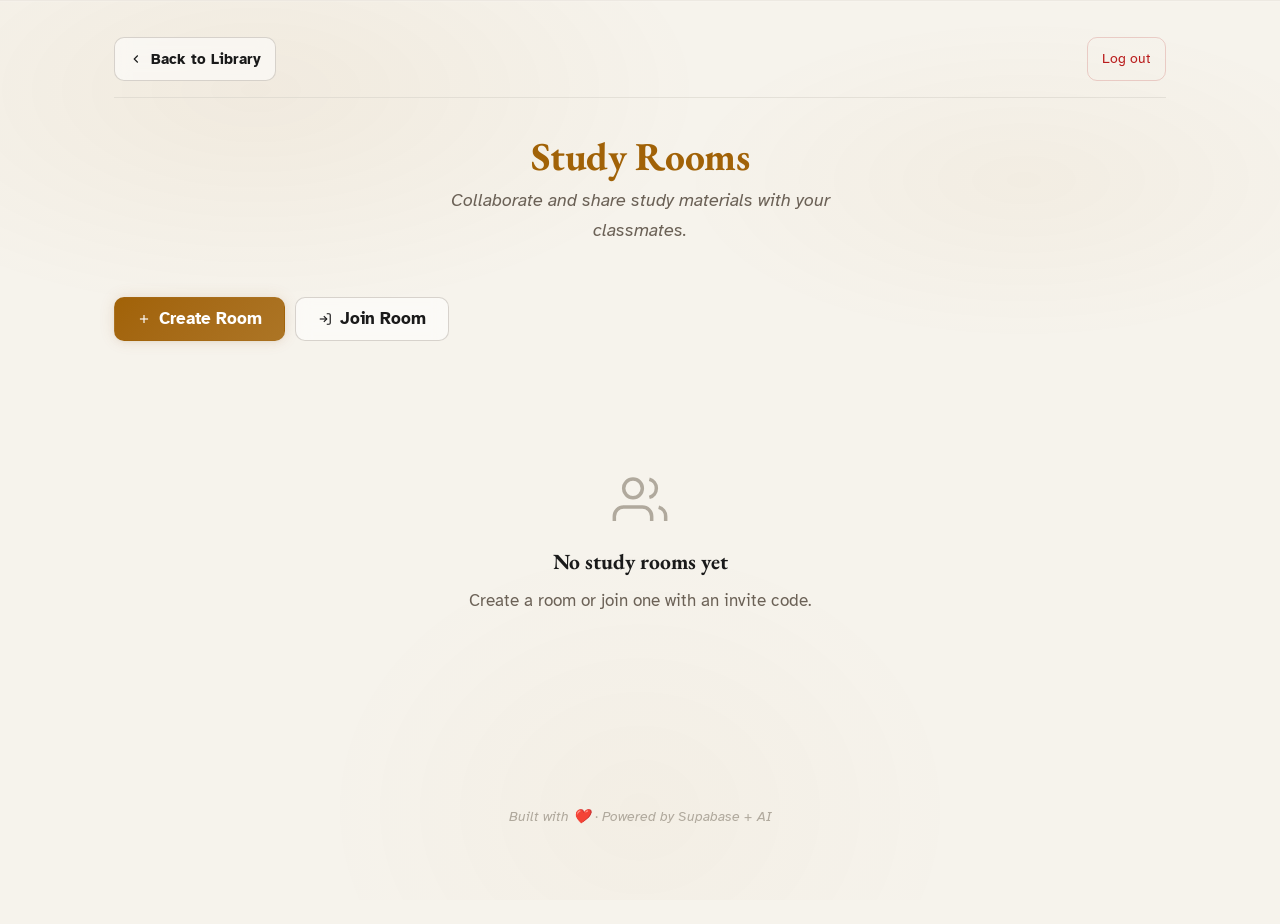
<file: frontend/rooms.html>
<!DOCTYPE html>
<html lang="en">
<head>
<meta charset="UTF-8"/>
<meta name="viewport" content="width=device-width, initial-scale=1.0"/>
<link rel="icon" href="favicon.svg" type="image/svg+xml"/>
<script>
  (function(){try{var t=localStorage.getItem('theme');if(!t)t=window.matchMedia('(prefers-color-scheme:dark)').matches?'dark':'light';document.documentElement.setAttribute('data-theme',t)}catch(e){}})();
</script>
<title>Smart PDF Summarizer — Study Rooms</title>
<link rel="stylesheet" href="css/style.css?v=6"/>
<script type="importmap">
{
    "imports": {
      "@supabase/supabase-js": "https://esm.sh/@supabase/supabase-js@2",
      "react": "https://esm.sh/react@19",
      "react-dom/client": "https://esm.sh/react-dom@19/client",
      "pullcord": "https://esm.sh/pullcord@0.1.0?deps=react@19,motion@12",
      "motion/react": "https://esm.sh/motion@12/react"
    }
  }
</script>
<script data-goatcounter="https://mintayza.goatcounter.com/count" async src="https://gc.zgo.at/count.js"></script>
</head>
<body>
<div class="control-bar" id="control-bar-target"></div>

<div class="wrap">
  <div class="top-bar">
    <a href="library.html" class="btn btn-ghost btn-sm">
      <svg width="14" height="14" viewBox="0 0 24 24" fill="none" stroke="currentColor" stroke-width="2"><polyline points="15 18 9 12 15 6"/></svg>
      <span data-i18n="backToLibrary">Back to Library</span>
    </a>
    <div class="user-info">
      <span class="user-email" id="user-email"></span>
      <button class="btn btn-danger btn-xs" id="logout-btn" data-i18n="logOut">Log out</button>
    </div>
  </div>

  <header>
    <div class="logo logo-sm"><span class="logo-accent" data-i18n="studyRooms">Study Rooms</span></div>
    <p class="subtitle" data-i18n="roomsSubtitle">Collaborate and share study materials with your classmates.</p>
  </header>

  <div class="flex-row flex-wrap gap-md mb-2xl">
    <button class="btn btn-accent" id="create-room-btn">
      <svg width="14" height="14" viewBox="0 0 24 24" fill="none" stroke="currentColor" stroke-width="2"><line x1="12" y1="5" x2="12" y2="19"/><line x1="5" y1="12" x2="19" y2="12"/></svg>
      <span data-i18n="createRoom">Create Room</span>
    </button>
    <button class="btn btn-ghost" id="join-room-btn">
      <svg width="14" height="14" viewBox="0 0 24 24" fill="none" stroke="currentColor" stroke-width="2"><path d="M15 3h4a2 2 0 012 2v14a2 2 0 01-2 2h-4"/><polyline points="10 17 15 12 10 7"/><line x1="15" y1="12" x2="3" y2="12"/></svg>
      <span data-i18n="joinRoom">Join Room</span>
    </button>
  </div>

  <!-- Create room modal -->
  <div class="card" id="create-form" style="display:none">
    <h3 class="heading-font mb-md" data-i18n="createRoom">Create Room</h3>
    <div class="form-row-center">
      <div class="form-flex-1">
        <label class="provider-label" data-i18n="roomName">Room Name</label>
        <input type="text" id="room-name-input" placeholder="e.g. CS301 Study Group" class="form-input"/>
      </div>
      <button class="btn btn-accent" id="confirm-create-btn" data-i18n="create">Create</button>
      <button class="btn btn-ghost" id="cancel-create-btn" data-i18n="cancel">Cancel</button>
    </div>
  </div>

  <!-- Join room modal -->
  <div class="card" id="join-form" style="display:none">
    <h3 class="heading-font mb-md" data-i18n="joinRoom">Join Room</h3>
    <div class="form-row-center">
      <div class="form-flex-1">
        <label class="provider-label" data-i18n="inviteCode">Invite Code</label>
        <input type="text" id="invite-code-input" placeholder="Enter invite code" class="form-input"/>
      </div>
      <button class="btn btn-accent" id="confirm-join-btn" data-i18n="join">Join</button>
      <button class="btn btn-ghost" id="cancel-join-btn" data-i18n="cancel">Cancel</button>
    </div>
  </div>

  <div class="room-list" id="room-list"></div>

  <div class="empty-state" id="empty-state" hidden>
    <svg viewBox="0 0 24 24" fill="none" stroke="currentColor" stroke-width="1.5"><path d="M17 21v-2a4 4 0 00-4-4H5a4 4 0 00-4 4v2"/><circle cx="9" cy="7" r="4"/><path d="M23 21v-2a4 4 0 00-3-3.87"/><path d="M16 3.13a4 4 0 010 7.75"/></svg>
    <h3 data-i18n="noRooms">No study rooms yet</h3>
    <p data-i18n="noRoomsHint">Create a room or join one with an invite code.</p>
  </div>

  <footer data-i18n="footer">Built with ❤️ · Powered by Supabase + AI</footer>
</div>

<script type="module">
import { sb } from './js/supabase-client.js';
import { t } from './js/i18n.js';
import { renderI18n } from './js/ui-init.js';
import { esc } from './js/app.js';
import { toast } from './js/toast.js';
import { confirm } from './js/confirm.js';
import { getRooms, createRoom, joinRoom, deleteRoom } from './js/rooms.js';
import { initPage } from './js/page-init.js';

await initPage({ onLangChange: () => { renderI18n(); document.title = t('appName') + ' — ' + t('studyRooms'); } });
document.title = t('appName') + ' — ' + t('studyRooms');

const { data: { user } } = await sb.auth.getUser();
const listEl = document.getElementById('room-list');
const emptyEl = document.getElementById('empty-state');
const createForm = document.getElementById('create-form');
const joinForm = document.getElementById('join-form');

// Toggle forms
document.getElementById('create-room-btn').addEventListener('click', () => {
  createForm.style.display = createForm.style.display === 'none' ? 'block' : 'none';
  joinForm.style.display = 'none';
});
document.getElementById('join-room-btn').addEventListener('click', () => {
  joinForm.style.display = joinForm.style.display === 'none' ? 'block' : 'none';
  createForm.style.display = 'none';
});
document.getElementById('cancel-create-btn').addEventListener('click', () => createForm.style.display = 'none');
document.getElementById('cancel-join-btn').addEventListener('click', () => joinForm.style.display = 'none');

// Create room
document.getElementById('confirm-create-btn').addEventListener('click', async () => {
  const name = document.getElementById('room-name-input').value.trim();
  if (!name) return toast('Please enter a room name.', 'error');
  const { data, error } = await createRoom(name);
  if (error) return toast('Failed to create room.', 'error');
  toast('Room created!', 'success');
  createForm.style.display = 'none';
  document.getElementById('room-name-input').value = '';
  await loadRooms();
});

// Join room
document.getElementById('confirm-join-btn').addEventListener('click', async () => {
  const code = document.getElementById('invite-code-input').value.trim();
  if (!code) return toast('Please enter an invite code.', 'error');
  const { data, error, alreadyMember } = await joinRoom(code);
  if (error) return toast(t('roomNotFound'), 'error');
  if (alreadyMember) return toast(t('alreadyMember'), 'info');
  toast(t('joinedRoom'), 'success');
  joinForm.style.display = 'none';
  document.getElementById('invite-code-input').value = '';
  await loadRooms();
});

async function loadRooms() {
  const rooms = await getRooms();
  listEl.innerHTML = '';
  if (rooms.length === 0) {
    emptyEl.hidden = false;
    return;
  }
  emptyEl.hidden = true;

  rooms.forEach(room => {
    const card = document.createElement('div');
    card.className = 'room-card';
    const isCreator = user && room.created_by === user.id;
    card.innerHTML = `
      <div class="room-name">${esc(room.name)}</div>
      <div class="room-meta">${t('roomInviteCode')}: <strong>${esc(room.invite_code)}</strong></div>
      ${isCreator ? `<button class="room-card-delete" title="${t('deleteRoom')}" aria-label="${t('deleteRoom')} ${esc(room.name)}">
        <svg width="14" height="14" viewBox="0 0 24 24" fill="none" stroke="currentColor" stroke-width="2"><polyline points="3 6 5 6 21 6"/><path d="M19 6v14a2 2 0 01-2 2H7a2 2 0 01-2-2V6m3 0V4a2 2 0 012-2h4a2 2 0 012 2v2"/></svg>
      </button>` : ''}
    `;
    card.addEventListener('click', () => { window.location.href = 'room.html?id=' + room.id; });

    if (isCreator) {
      const deleteBtn = card.querySelector('.room-card-delete');
      if (deleteBtn) {
        deleteBtn.addEventListener('click', async (e) => {
          e.stopPropagation();
          const ok = await confirm(t('deleteRoomConfirm'));
          if (!ok) return;
          const { error } = await deleteRoom(room.id);
          if (error) return toast('Failed to delete room.', 'error');
          toast('Room deleted.', 'success');
          await loadRooms();
        });
      }
    }

    listEl.appendChild(card);
  });
}

await loadRooms();
</script>
</body>
</html>
</file>
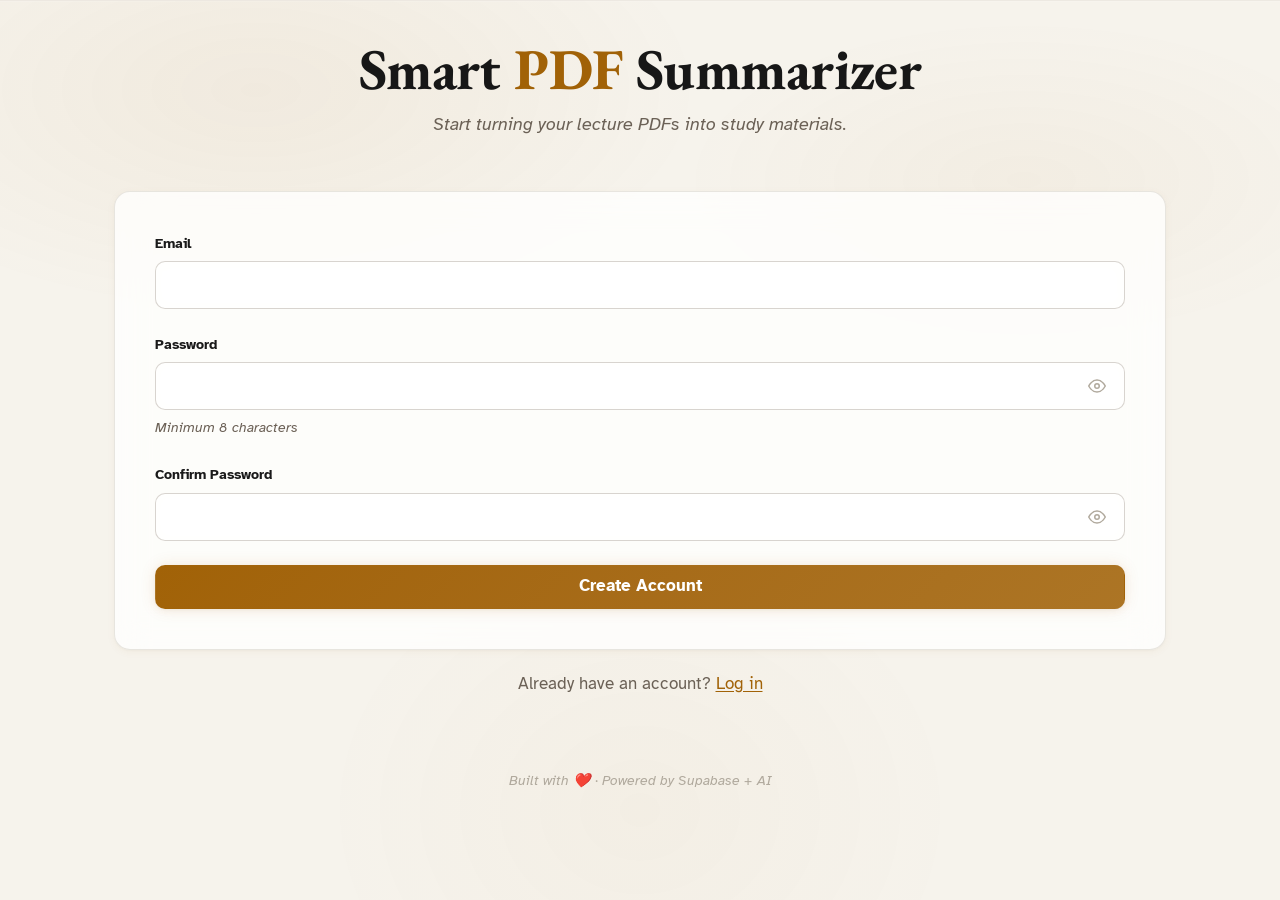
<file: frontend/signup.html>
<!DOCTYPE html>
<html lang="en">
<head>
<meta charset="UTF-8"/>
<meta name="viewport" content="width=device-width, initial-scale=1.0"/>
<link rel="icon" href="favicon.svg" type="image/svg+xml"/>
<script>
  // Prevent flash of wrong theme — must run before first paint
  (function(){try{var t=localStorage.getItem('theme');if(!t)t=window.matchMedia('(prefers-color-scheme:dark)').matches?'dark':'light';document.documentElement.setAttribute('data-theme',t)}catch(e){}})();
</script>
<title>Smart PDF Summarizer — Sign Up</title>
<meta name="description" content="Create an account on Smart PDF Lecture Summarizer."/>
<link rel="stylesheet" href="css/style.css?v=6"/>
<script type="importmap">
{
    "imports": {
      "@supabase/supabase-js": "https://esm.sh/@supabase/supabase-js@2",
      "react": "https://esm.sh/react@19",
      "react-dom/client": "https://esm.sh/react-dom@19/client",
      "pullcord": "https://esm.sh/pullcord@0.1.0?deps=react@19,motion@12",
      "motion/react": "https://esm.sh/motion@12/react"
    }
  }
</script>
<script data-goatcounter="https://mintayza.goatcounter.com/count" async src="https://gc.zgo.at/count.js"></script>
</head>
<body>
<div class="control-bar" id="control-bar-target"></div>

<div class="wrap">
  <header>
    <div class="logo">Smart <span class="logo-accent">PDF</span> Summarizer</div>
    <p class="subtitle" data-i18n="signupTagline">Start turning your lecture PDFs into study materials.</p>
  </header>

  <div class="card">
    <form id="signup-form" autocomplete="on" novalidate>
      <div class="field">
        <label for="email" data-i18n="email">Email</label>
        <input type="email" id="email" name="email" autocomplete="email" data-i18n-placeholder="emailPlaceholder" required/>
      </div>
      <div class="field">
        <label for="password" data-i18n="password">Password</label>
        <div class="password-wrap">
          <input type="password" id="password" name="password" autocomplete="new-password" data-i18n-placeholder="passwordPlaceholder" minlength="8" required/>
          <button type="button" class="pw-toggle" id="pw-toggle" aria-label="Show password">
            <svg width="18" height="18" viewBox="0 0 24 24" fill="none" stroke="currentColor" stroke-width="2"><path d="M1 12s4-8 11-8 11 8 11 8-4 8-11 8-11-8-11-8z"/><circle cx="12" cy="12" r="3"/></svg>
          </button>
        </div>
        <p class="field-hint" data-i18n="passwordHint">Minimum 8 characters</p>
      </div>
      <div class="field">
        <label for="confirm" data-i18n="confirmPassword">Confirm Password</label>
        <div class="password-wrap">
          <input type="password" id="confirm" name="confirm" autocomplete="new-password" data-i18n-placeholder="confirmPasswordPlaceholder" minlength="8" required/>
          <button type="button" class="pw-toggle" id="confirm-toggle" aria-label="Show confirm password">
            <svg width="18" height="18" viewBox="0 0 24 24" fill="none" stroke="currentColor" stroke-width="2"><path d="M1 12s4-8 11-8 11 8 11 8-4 8-11 8-11-8-11-8z"/><circle cx="12" cy="12" r="3"/></svg>
          </button>
        </div>
      </div>
      <div id="form-error" class="field-error field-error-gap" aria-live="polite"></div>
      <button type="submit" class="btn btn-accent btn-full" id="submit-btn" data-i18n="createAccount">Create Account</button>
    </form>
  </div>
  <p class="auth-switch"><span data-i18n="alreadyHaveAccount">Already have an account?</span> <a href="index.html" class="link" data-i18n="logInLink">Log in</a></p>
  <footer data-i18n="footer">Built with ❤️ · Powered by Supabase + AI</footer>
</div>

<script type="module">
import { sb } from './js/supabase-client.js';
import { t } from './js/i18n.js';
import { renderI18n } from './js/ui-init.js';
import { toast } from './js/toast.js';
import { initPage } from './js/page-init.js';

function renderAll() {
  renderI18n();
  document.getElementById('submit-btn').textContent = t('createAccount');
  document.title = t('appName') + ' — ' + t('signupTitle');
}
await initPage({ requireAuth: false, onLangChange: renderAll });
renderAll();

// Password toggles
function setupToggle(bid, iid) {
  const b = document.getElementById(bid), i = document.getElementById(iid);
  b.addEventListener('click', () => {
    const isPw = i.type === 'password'; i.type = isPw ? 'text' : 'password';
    b.innerHTML = isPw ? '<svg width="18" height="18" viewBox="0 0 24 24" fill="none" stroke="currentColor" stroke-width="2"><path d="M17.94 17.94A10.07 10.07 0 0 1 12 20c-7 0-11-8-11-8a18.45 18.45 0 0 1 5.06-5.94"/><line x1="1" y1="1" x2="23" y2="23"/></svg>' : '<svg width="18" height="18" viewBox="0 0 24 24" fill="none" stroke="currentColor" stroke-width="2"><path d="M1 12s4-8 11-8 11 8 11 8-4 8-11 8-11-8-11-8z"/><circle cx="12" cy="12" r="3"/></svg>';
  });
}
setupToggle('pw-toggle','password'); setupToggle('confirm-toggle','confirm');

// Form
const form = document.getElementById('signup-form'), emailInput = document.getElementById('email');
const pwInput = document.getElementById('password'), confirmInput = document.getElementById('confirm');
const submitBtn = document.getElementById('submit-btn'), formErr = document.getElementById('form-error');

form.addEventListener('submit', async (e) => {
  e.preventDefault(); formErr.classList.remove('show');
  const email = emailInput.value.trim(), pw = pwInput.value, cf = confirmInput.value;
  if (!email) { formErr.textContent = t('pleaseEnterEmail'); formErr.classList.add('show'); return; }
  if (pw.length < 8) { formErr.textContent = t('passwordTooShort'); formErr.classList.add('show'); return; }
  if (pw !== cf) { formErr.textContent = t('passwordsNoMatch'); formErr.classList.add('show'); return; }
  submitBtn.disabled = true;
  submitBtn.innerHTML = '<div class="spinner"></div> ' + t('creatingAccount');
  try {
    const { error } = await sb.auth.signUp({ email, password: pw });
    if (error) throw error;
    toast(t('accountCreated'), 'success');
    setTimeout(() => { window.location.href = 'index.html'; }, 1500);
  } catch (err) {
    formErr.textContent = err.message || t('signUpFailed');
    formErr.classList.add('show'); submitBtn.disabled = false;
    submitBtn.textContent = t('createAccount');
  }
});
</script>
</body>
</html>
</file>
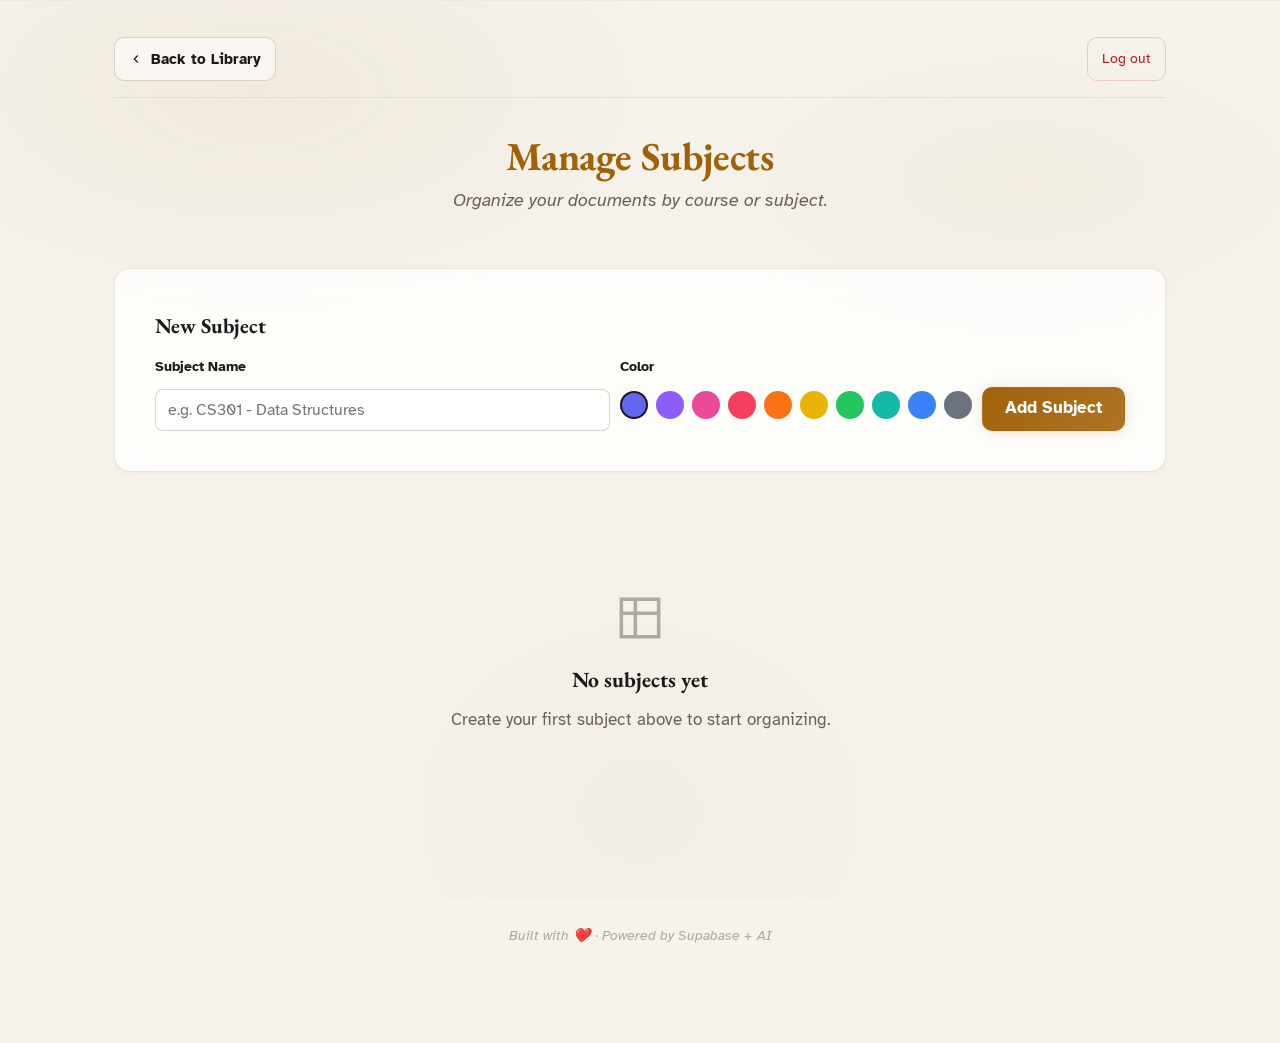
<file: frontend/subjects.html>
<!DOCTYPE html>
<html lang="en">
<head>
<meta charset="UTF-8"/>
<meta name="viewport" content="width=device-width, initial-scale=1.0"/>
<link rel="icon" href="favicon.svg" type="image/svg+xml"/>
<script>
  (function(){try{var t=localStorage.getItem('theme');if(!t)t=window.matchMedia('(prefers-color-scheme:dark)').matches?'dark':'light';document.documentElement.setAttribute('data-theme',t)}catch(e){}})();
</script>
<title>Smart PDF Summarizer — Subjects</title>
<link rel="stylesheet" href="css/style.css?v=6"/>
<script type="importmap">
{
    "imports": {
      "@supabase/supabase-js": "https://esm.sh/@supabase/supabase-js@2",
      "react": "https://esm.sh/react@19",
      "react-dom/client": "https://esm.sh/react-dom@19/client",
      "pullcord": "https://esm.sh/pullcord@0.1.0?deps=react@19,motion@12",
      "motion/react": "https://esm.sh/motion@12/react"
    }
  }
</script>
<script data-goatcounter="https://mintayza.goatcounter.com/count" async src="https://gc.zgo.at/count.js"></script>
</head>
<body>
<div class="control-bar" id="control-bar-target"></div>

<div class="wrap">
  <div class="top-bar">
    <a href="library.html" class="btn btn-ghost btn-sm">
      <svg width="14" height="14" viewBox="0 0 24 24" fill="none" stroke="currentColor" stroke-width="2"><polyline points="15 18 9 12 15 6"/></svg>
      <span data-i18n="backToLibrary">Back to Library</span>
    </a>
    <div class="user-info">
      <span class="user-email" id="user-email"></span>
      <button class="btn btn-danger btn-xs" id="logout-btn" data-i18n="logOut">Log out</button>
    </div>
  </div>

  <header>
    <div class="logo logo-sm"><span class="logo-accent" data-i18n="manageSubjects">Manage Subjects</span></div>
    <p class="subtitle" data-i18n="subjectsSubtitle">Organize your documents by course or subject.</p>
  </header>

  <div class="card" id="add-subject-card">
    <h3 class="heading-font mb-md" data-i18n="newSubject">New Subject</h3>
    <div class="form-row">
      <div class="form-flex-1">
        <label class="provider-label" data-i18n="subjectName">Subject Name</label>
        <input type="text" id="subject-name-input" placeholder="e.g. CS301 - Data Structures" class="form-input"/>
      </div>
      <div>
        <label class="provider-label" data-i18n="subjectColor">Color</label>
        <div class="color-options" id="color-options">
          <div class="color-opt active" data-color="#6366f1" style="background:#6366f1"></div>
          <div class="color-opt" data-color="#8b5cf6" style="background:#8b5cf6"></div>
          <div class="color-opt" data-color="#ec4899" style="background:#ec4899"></div>
          <div class="color-opt" data-color="#f43f5e" style="background:#f43f5e"></div>
          <div class="color-opt" data-color="#f97316" style="background:#f97316"></div>
          <div class="color-opt" data-color="#eab308" style="background:#eab308"></div>
          <div class="color-opt" data-color="#22c55e" style="background:#22c55e"></div>
          <div class="color-opt" data-color="#14b8a6" style="background:#14b8a6"></div>
          <div class="color-opt" data-color="#3b82f6" style="background:#3b82f6"></div>
          <div class="color-opt" data-color="#6b7280" style="background:#6b7280"></div>
        </div>
      </div>
      <button class="btn btn-accent" id="add-subject-btn" data-i18n="newSubject">Add Subject</button>
    </div>
  </div>

  <div class="subject-list" id="subject-list"></div>

  <div class="empty-state" id="empty-state" hidden>
    <svg viewBox="0 0 24 24" fill="none" stroke="currentColor" stroke-width="1.5"><path d="M4 4h16v16H4z"/><path d="M4 10h16"/><path d="M10 4v16"/></svg>
    <h3 data-i18n="noSubjects">No subjects yet</h3>
    <p data-i18n="noSubjectsHint">Create your first subject above to start organizing.</p>
  </div>

  <footer data-i18n="footer">Built with ❤️ · Powered by Supabase + AI</footer>
</div>

<script type="module">
import { sb } from './js/supabase-client.js';
import { t } from './js/i18n.js';
import { renderI18n } from './js/ui-init.js';
import { esc } from './js/app.js';
import { toast } from './js/toast.js';
import { confirm, promptDialog } from './js/confirm.js';
import { getSubjects, createSubject, updateSubject, deleteSubject } from './js/subjects.js';
import { initPage } from './js/page-init.js';

await initPage({ onLangChange: () => { renderI18n(); document.title = t('appName') + ' — ' + t('manageSubjects'); } });
document.title = t('appName') + ' — ' + t('manageSubjects');

let selectedColor = '#6366f1';
const listEl = document.getElementById('subject-list');
const emptyEl = document.getElementById('empty-state');

// Color picker
document.getElementById('color-options').addEventListener('click', e => {
  const opt = e.target.closest('.color-opt');
  if (!opt) return;
  document.querySelectorAll('.color-opt').forEach(o => o.classList.remove('active'));
  opt.classList.add('active');
  selectedColor = opt.dataset.color;
});

// Add subject
document.getElementById('add-subject-btn').addEventListener('click', async () => {
  const nameInput = document.getElementById('subject-name-input');
  const name = nameInput.value.trim();
  if (!name) return toast(t('subjectNameEmpty'), 'error');

  const { data, error } = await createSubject(name, selectedColor);
  if (error) {
    if (error.code === '23505') return toast(t('subjectNameExists'), 'error');
    return toast(t('subjectCreateFail'), 'error');
  }
  nameInput.value = '';
  toast(t('subjectCreated'), 'success');
  await loadSubjects();
});

// Enter key on input
document.getElementById('subject-name-input').addEventListener('keydown', e => {
  if (e.key === 'Enter') document.getElementById('add-subject-btn').click();
});

async function loadSubjects() {
  const subjects = await getSubjects();
  listEl.innerHTML = '';
  if (subjects.length === 0) {
    emptyEl.hidden = false;
    return;
  }
  emptyEl.hidden = true;

  subjects.forEach(s => {
    const row = document.createElement('div');
    row.style.setProperty('--row-color', s.color);
    row.innerHTML = `
      <span class="subject-dot" style="background:var(--row-color);flex-shrink:0;box-shadow:0 0 8px var(--row-color)"></span>
      <span class="subject-name">${esc(s.name)}</span>
      <div class="subject-actions">
        <button class="btn btn-ghost btn-xs edit-btn">Edit</button>
        <button class="btn btn-danger btn-xs del-btn">Delete</button>
      </div>
    `;

    row.querySelector('.del-btn').addEventListener('click', async () => {
      const ok = await confirm(t('deleteSubjectConfirm'));
      if (!ok) return;
      const { error } = await deleteSubject(s.id);
      if (error) return toast(t('subjectDeleteFail'), 'error');
      toast(t('subjectDeleted'), 'success');
      await loadSubjects();
    });

    row.querySelector('.edit-btn').addEventListener('click', async () => {
      const newName = await promptDialog(t('subjectName'), s.name);
      if (!newName || newName.trim() === s.name) return;
      const { error } = await updateSubject(s.id, newName.trim());
      if (error) return toast(t('subjectUpdateFail'), 'error');
      toast(t('subjectUpdated'), 'success');
      await loadSubjects();
    });

    listEl.appendChild(row);
  });
}

await loadSubjects();
</script>
</body>
</html>
</file>
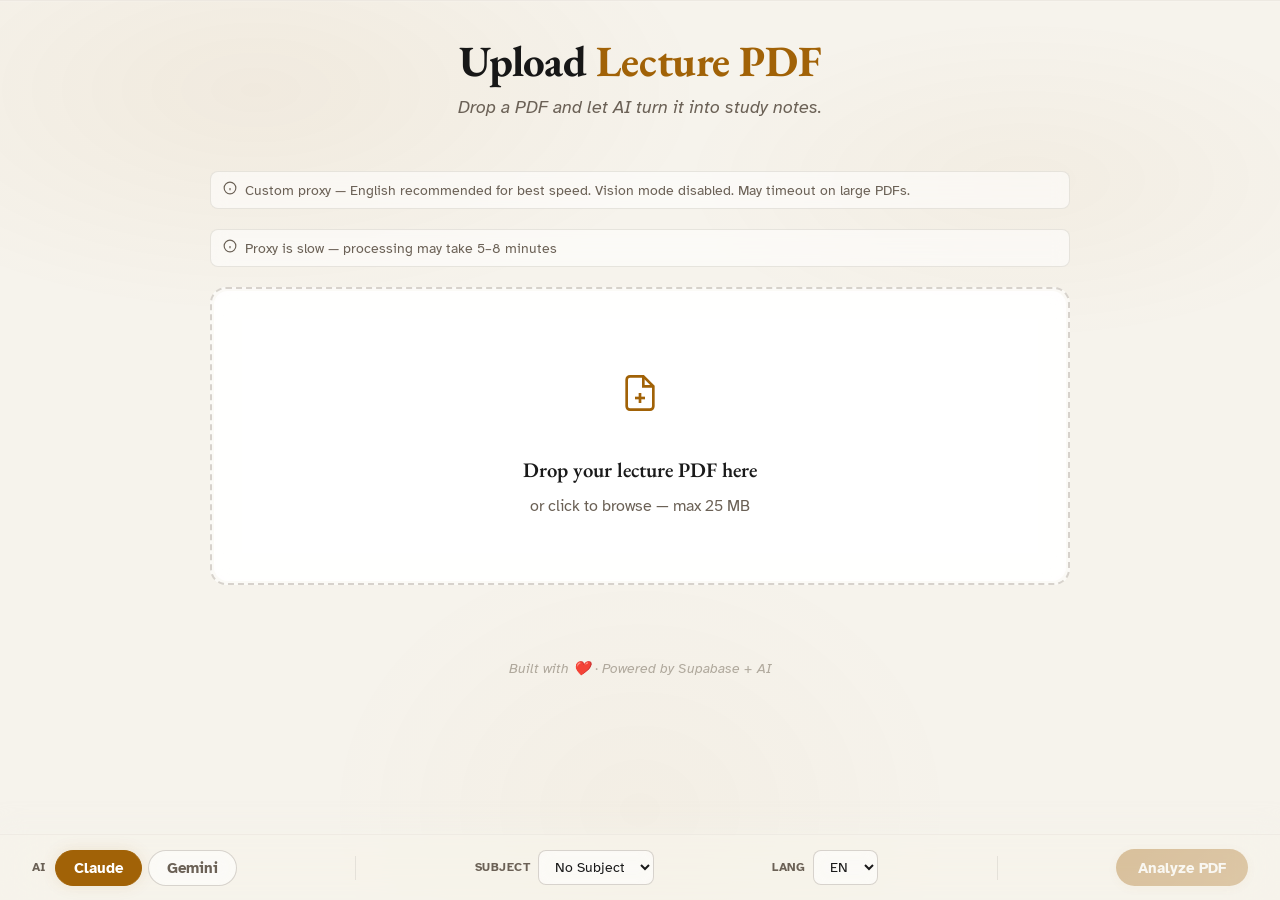
<file: frontend/upload.html>
<!DOCTYPE html>
<html lang="en">
<head>
<meta charset="UTF-8"/>
<meta name="viewport" content="width=device-width, initial-scale=1.0"/>
<script>
  // Prevent flash of wrong theme — must run before first paint
  (function(){try{var t=localStorage.getItem('theme');if(!t)t=window.matchMedia('(prefers-color-scheme:dark)').matches?'dark':'light';document.documentElement.setAttribute('data-theme',t)}catch(e){}})();
</script>
<title>Smart PDF Summarizer — Upload</title>
<link rel="icon" href="favicon.svg" type="image/svg+xml"/>
<meta name="description" content="Upload a lecture PDF and get AI-generated study materials."/>
<link rel="stylesheet" href="css/style.css?v=6"/>
<script type="importmap">
{
    "imports": {
      "@supabase/supabase-js": "https://esm.sh/@supabase/supabase-js@2",
      "react": "https://esm.sh/react@19",
      "react-dom/client": "https://esm.sh/react-dom@19/client",
      "pullcord": "https://esm.sh/pullcord@0.1.0?deps=react@19,motion@12",
      "motion/react": "https://esm.sh/motion@12/react"
    }
  }
</script>
<script data-goatcounter="https://mintayza.goatcounter.com/count" async src="https://gc.zgo.at/count.js"></script>
</head>
<body>
<div class="control-bar" id="control-bar-target"></div>

<div class="wrap" style="padding-bottom: 100px;">
  <!-- Cinematic Upload Layout -->
  <div class="upload-hero">
    <div class="logo logo-sm">Upload <span class="logo-accent">Lecture PDF</span></div>
    <p class="subtitle" data-i18n="uploadTagline">Drop a PDF and let AI turn it into study notes.</p>
  </div>

  <div class="upload-hero-card" id="upload-card">
    <!-- Provider capabilities info -->
    <div class="provider-info" id="provider-info">
      <div class="provider-cap" id="cap-claude">
        <svg width="14" height="14" viewBox="0 0 24 24" fill="none" stroke="currentColor" stroke-width="2"><circle cx="12" cy="12" r="10"/><line x1="12" y1="16" x2="12" y2="12"/><line x1="12" y1="8" x2="12.01" y2="8"/></svg>
        <span data-i18n="capClaudeProxy">Custom proxy — English recommended for best speed. Vision mode disabled. May timeout on large PDFs.</span>
      </div>
      <div class="provider-cap" id="cap-gemini" style="display:none">
        <svg width="14" height="14" viewBox="0 0 24 24" fill="none" stroke="currentColor" stroke-width="2"><path d="M22 11.08V12a10 10 0 1 1-5.93-9.14"/><polyline points="22 4 12 14.01 9 11.01"/></svg>
        <span data-i18n="capGemini">Direct API — all languages supported, vision mode available</span>
      </div>
    </div>

    <!-- Language warning (shown when non-English selected with Claude) -->
    <div class="lang-warning" id="lang-warning" style="display:none">
      <svg width="14" height="14" viewBox="0 0 24 24" fill="none" stroke="currentColor" stroke-width="2"><path d="M10.29 3.86L1.82 18a2 2 0 0 0 1.71 3h16.94a2 2 0 0 0 1.71-3L13.71 3.86a2 2 0 0 0-3.42 0z"/><line x1="12" y1="9" x2="12" y2="13"/><line x1="12" y1="17" x2="12.01" y2="17"/></svg>
      <span data-i18n="langSlowWarning">Non-English output may take 5–10 minutes with this proxy</span>
    </div>

    <!-- Proxy speed warning (shown when Claude selected) -->
    <div class="proxy-warning" id="proxy-warning">
      <svg width="14" height="14" viewBox="0 0 24 24" fill="none" stroke="currentColor" stroke-width="2"><circle cx="12" cy="12" r="10"/><line x1="12" y1="16" x2="12" y2="12"/><line x1="12" y1="8" x2="12.01" y2="8"/></svg>
      <span data-i18n="proxySlowWarning">Proxy is slow — processing may take 5–8 minutes</span>
    </div>

    <label id="drop-zone" for="file-input" tabindex="0" role="button" aria-label="Upload PDF file">
      <div class="drop-icon"><svg viewBox="0 0 24 24" fill="none" stroke="currentColor" stroke-width="1.6"><path d="M14 2H6a2 2 0 0 0-2 2v16a2 2 0 0 0 2 2h12a2 2 0 0 0 2-2V8z"/><polyline points="14 2 14 8 20 8"/><line x1="12" y1="18" x2="12" y2="12"/><line x1="9" y1="15" x2="15" y2="15"/></svg></div>
      <div class="drop-title" data-i18n="dropTitle">Drop your lecture PDF here</div>
      <div class="drop-sub" data-i18n="dropSub">or click to browse — max 25 MB</div>
      <input type="file" id="file-input" accept=".pdf,application/pdf" aria-label="Choose PDF file"/>
    </label>

    <div id="file-chip">
      <svg width="15" height="15" viewBox="0 0 24 24" fill="none" stroke="currentColor" stroke-width="2"><path d="M14 2H6a2 2 0 0 0-2 2v16a2 2 0 0 0 2 2h12a2 2 0 0 0 2-2V8z"/><polyline points="14 2 14 8 20 8"/></svg>
      <span class="fname" id="chip-name"></span>
      <span class="fsize" id="chip-size"></span>
      <button id="rm-file" title="Remove file" aria-label="Remove file">
        <svg width="13" height="13" viewBox="0 0 24 24" fill="none" stroke="currentColor" stroke-width="2.5"><line x1="18" y1="6" x2="6" y2="18"/><line x1="6" y1="6" x2="18" y2="18"/></svg>
      </button>
    </div>
  </div>

  <!-- Floating Bottom Bar -->
  <div class="bottom-bar" id="bottom-bar">
    <div class="bar-group">
      <span class="bar-label" data-i18n="aiProvider">AI</span>
      <div class="bar-pills">
        <button class="bar-pill active" id="btn-claude">Claude</button>
        <button class="bar-pill" id="btn-gemini">Gemini</button>
      </div>
    </div>
    <div class="bar-divider"></div>
    <div class="bar-group">
      <span class="bar-label" data-i18n="subjects">Subject</span>
      <select class="bar-select" id="subject-select" aria-label="Subject">
        <option value="" data-i18n="noSubject">No Subject</option>
      </select>
    </div>
    <div class="bar-group">
      <span class="bar-label" data-i18n="outputLanguage">Lang</span>
      <select class="bar-select" id="language-select" aria-label="Output Language">
        <option value="english">EN</option>
        <option value="myanmar">MY</option>
        <option value="chinese">ZH</option>
        <option value="japanese">JA</option>
        <option value="korean">KO</option>
        <option value="thai">TH</option>
      </select>
    </div>
    <div class="bar-divider"></div>
    <button class="bar-btn bar-btn-accent" id="submit-btn" disabled data-i18n="analyzePDF">Analyze PDF</button>
  </div>

  <div class="card" id="prog-section">
    <div class="prog-head"><span class="prog-name" id="prog-name"></span><span class="prog-pct" id="prog-pct">0%</span></div>
    <div class="bar-track"><div class="bar-fill" id="bar"></div></div>
    <div class="prog-msg"><div class="spinner"></div><span id="prog-msg"></span></div>

    <!-- Phase pipeline — visual step indicator -->
    <div class="phase-pipeline" id="phase-pipeline">
      <div class="phase-step" data-phase="upload">
        <div class="phase-dot">
          <svg viewBox="0 0 24 24" fill="none" stroke="currentColor" stroke-width="2"><path d="M21 15v4a2 2 0 0 1-2 2H5a2 2 0 0 1-2-2v-4"/><polyline points="17 8 12 3 7 8"/><line x1="12" y1="3" x2="12" y2="15"/></svg>
        </div>
        <span class="phase-label">Upload</span>
      </div>
      <div class="phase-line"></div>
      <div class="phase-step" data-phase="summary">
        <div class="phase-dot">
          <svg viewBox="0 0 24 24" fill="none" stroke="currentColor" stroke-width="2"><path d="M14 2H6a2 2 0 0 0-2 2v16a2 2 0 0 0 2 2h12a2 2 0 0 0 2-2V8z"/><polyline points="14 2 14 8 20 8"/></svg>
        </div>
        <span class="phase-label">Summary</span>
      </div>
      <div class="phase-line"></div>
      <div class="phase-step" data-phase="keypoints">
        <div class="phase-dot">
          <svg viewBox="0 0 24 24" fill="none" stroke="currentColor" stroke-width="2"><line x1="8" y1="6" x2="21" y2="6"/><line x1="8" y1="12" x2="21" y2="12"/><line x1="8" y1="18" x2="21" y2="18"/><line x1="3" y1="6" x2="3.01" y2="6"/><line x1="3" y1="12" x2="3.01" y2="12"/><line x1="3" y1="18" x2="3.01" y2="18"/></svg>
        </div>
        <span class="phase-label">Key Points</span>
      </div>
      <div class="phase-line"></div>
      <div class="phase-step" data-phase="flashcards">
        <div class="phase-dot">
          <svg viewBox="0 0 24 24" fill="none" stroke="currentColor" stroke-width="2"><rect x="2" y="3" width="20" height="14" rx="2"/><line x1="8" y1="21" x2="16" y2="21"/><line x1="12" y1="17" x2="12" y2="21"/></svg>
        </div>
        <span class="phase-label">Flashcards</span>
      </div>
      <div class="phase-line"></div>
      <div class="phase-step" data-phase="quiz">
        <div class="phase-dot">
          <svg viewBox="0 0 24 24" fill="none" stroke="currentColor" stroke-width="2"><circle cx="12" cy="12" r="10"/><path d="M9.09 9a3 3 0 0 1 5.83 1c0 2-3 3-3 3"/><line x1="12" y1="17" x2="12.01" y2="17"/></svg>
        </div>
        <span class="phase-label">Quiz</span>
      </div>
    </div>

    <!-- Processing skeleton — preview of results layout -->
    <div class="processing-skeleton" id="processing-skeleton">
      <div class="skeleton-card">
        <div class="skeleton-pills">
          <div class="skeleton skeleton-pill"></div>
          <div class="skeleton skeleton-pill"></div>
          <div class="skeleton skeleton-pill"></div>
          <div class="skeleton skeleton-pill"></div>
          <div class="skeleton skeleton-pill"></div>
        </div>
        <div class="skeleton skeleton-line w-80 title"></div>
        <div class="skeleton skeleton-line w-60"></div>
        <div class="skeleton skeleton-line w-80"></div>
        <div class="skeleton skeleton-line w-50"></div>
        <div class="skeleton skeleton-line w-70"></div>
        <div class="skeleton skeleton-line w-40"></div>
      </div>
      <p class="skeleton-label">✨ AI is analyzing your lecture — this usually takes 2–5 minutes</p>
    </div>
  </div>

  <div id="err-box" role="alert" aria-live="polite"><svg width="17" height="17" viewBox="0 0 24 24" fill="none" stroke="currentColor" stroke-width="2"><circle cx="12" cy="12" r="10"/><line x1="12" y1="8" x2="12" y2="12"/><line x1="12" y1="16" x2="12.01" y2="16"/></svg><span id="err-text"></span></div>

  <div id="results">
    <div class="res-head">
      <div class="res-title"><div class="dot-ok"></div><span data-i18n="analysisComplete">Analysis Complete</span> <span class="provider-badge" id="result-badge">Claude</span></div>
      <div class="res-actions">
        <a class="btn btn-ghost btn-sm" id="view-link" href="#"><span data-i18n="viewFullPage">View full page →</span></a>
        <button class="btn btn-ghost btn-sm" id="new-pdf-btn" data-i18n="newPDF">New PDF</button>
      </div>
    </div>
    <div class="stats" id="stats"></div>
    <div class="tabs">
      <button class="tab on" data-panel="summary"><span data-i18n="summary">Summary</span></button>
      <button class="tab" data-panel="keypoints"><span data-i18n="keyPoints">Key Points</span></button>
      <button class="tab" data-panel="flashcards"><span data-i18n="flashcards">Flashcards</span></button>
      <button class="tab" data-panel="quiz"><span data-i18n="quiz">Quiz</span></button>
      <button class="tab" data-panel="chat"><span data-i18n="askPDF">Ask</span></button>
    </div>
    <div class="panel on" id="p-summary"><div class="md" id="c-summary"></div></div>
    <div class="panel" id="p-keypoints"><div class="md" id="c-keypoints"></div></div>
    <div class="panel" id="p-flashcards">
      <p class="fc-hint-text" data-i18n="tapToFlip">Tap a card to reveal the answer</p>
      <div class="fc-grid" id="c-flashcards"></div>
    </div>
    <div class="panel" id="p-quiz">
      <div id="c-quiz"></div>
    </div>
    <div class="panel" id="p-chat">
      <div class="chat-container" id="c-chat"></div>
    </div>
  </div>
  <footer data-i18n="footer">Built with ❤️ · Powered by Supabase + AI</footer>
</div>

<script type="module">
import { sb } from './js/supabase-client.js';
import { t } from './js/i18n.js';
import { renderI18n, initTabs, switchTab } from './js/ui-init.js';
import { esc, md2html, fmtSize, parseFlashcards, renderFlashcards, parseQuiz, renderQuiz, downloadBlob, stripMdBoilerplate, isIncompleteOutput } from './js/app.js';
import { toast } from './js/toast.js';
import { getSubjects } from './js/subjects.js';
import { renderChat, sendChatMessage, getChatHistory, appendMessage, showTypingIndicator, removeTypingIndicator } from './js/chat.js';
import { initPage } from './js/page-init.js';
import { recordActivity, renderStreak } from './js/streak.js';

const { user } = await initPage({
  onLangChange: () => { renderI18n(); document.getElementById('submit-btn').textContent = t('analyzePDF'); document.title = t('appName') + ' — ' + t('uploadTitle'); }
});

// Load subjects into dropdown
async function loadSubjects() {
  const subjects = await getSubjects();
  const sel = document.getElementById('subject-select');
  sel.innerHTML = `<option value="">${t('noSubject')}</option>`;
  subjects.forEach(s => {
    const opt = document.createElement('option');
    opt.value = s.id;
    opt.textContent = s.name;
    sel.appendChild(opt);
  });
}
loadSubjects();

document.getElementById('submit-btn').textContent = t('analyzePDF');
document.title = t('appName') + ' — ' + t('uploadTitle');

// State
const $ = id => document.getElementById(id);
let selFile = null, pollTimer = null, provider = 'claude', currentDocId = null, startTime = null;
let etaBuckets = []; // rolling window of {pct, elapsed} for smoothed ETA
let customFilename = ''; // user-editable filename

document.getElementById('btn-claude').addEventListener('click', () => { provider='claude'; updateProvUI(); });
document.getElementById('btn-gemini').addEventListener('click', () => {
  if (document.getElementById('btn-gemini').disabled) {
    toast(t('geminiNotConfigured'), 'error');
    return;
  }
  provider='gemini'; updateProvUI();
});
document.getElementById('language-select').addEventListener('change', updateLangWarning);

function updateProvUI() {
  $('btn-claude').className = 'bar-pill' + (provider==='claude'?' active':'');
  $('btn-gemini').className = 'bar-pill' + (provider==='gemini'?' active':'');
  // Show/hide provider capability info
  $('cap-claude').style.display = provider==='claude' ? 'flex' : 'none';
  $('cap-gemini').style.display = provider==='gemini' ? 'flex' : 'none';
  // Show/hide proxy warning (only for Claude)
  $('proxy-warning').style.display = provider==='claude' ? 'flex' : 'none';
  updateLangWarning();
}

function updateLangWarning() {
  const lang = $('language-select').value;
  const isNonEnglish = lang !== 'english';
  const isClaude = provider === 'claude';
  // Show warning for non-English + Claude (proxy is slow)
  $('lang-warning').style.display = (isNonEnglish && isClaude) ? 'flex' : 'none';
}

function checkBtn() { $('submit-btn').disabled = !selFile; }

// Initialize provider info UI on page load
updateProvUI();

const fileInput = $('file-input');
const dz = $('drop-zone');
dz.addEventListener('click', () => fileInput.click());
dz.addEventListener('keydown', e => (e.key==='Enter'||e.key===' ') && fileInput.click());
fileInput.addEventListener('change', () => fileInput.files[0] && setFile(fileInput.files[0]));
$('rm-file').addEventListener('click', async e => {
  e.stopPropagation();
  selFile=null; fileInput.value=''; $('file-chip').classList.remove('show'); checkBtn();
});
$('submit-btn').addEventListener('click', doUpload);

function setFile(f) {
  if (!f || !f.name.toLowerCase().endsWith('.pdf')) return toast(t('pleaseChoosePDF'), 'error');
  if (f.size > 25*1024*1024) return toast(t('fileTooLarge'), 'error');
  selFile = f;
  customFilename = f.name;
  renderChipName();
  $('chip-size').textContent = fmtSize(f.size);
  $('file-chip').classList.add('show'); checkBtn();
}

function renderChipName() {
  const chipName = $('chip-name');
  chipName.innerHTML = '';
  const display = document.createElement('span');
  display.className = 'fname-display';
  display.textContent = customFilename;
  display.title = 'Click to rename';
  display.style.cursor = 'text';
  display.addEventListener('click', startRename);
  chipName.appendChild(display);
}

function startRename() {
  const chipName = $('chip-name');
  chipName.innerHTML = '';
  const input = document.createElement('input');
  input.type = 'text';
  input.value = customFilename;
  input.className = 'fname-input';
  input.style.cssText = 'background:var(--bg);border:1px solid var(--gold);border-radius:var(--rs);padding:2px 6px;color:var(--text);font-family:var(--font-body);font-size:.88rem;width:100%;max-width:280px;outline:none;';
  chipName.appendChild(input);
  input.focus();
  input.select();
  const commit = () => {
    const v = input.value.trim();
    if (v && v.length > 0) {
      customFilename = v.endsWith('.pdf') ? v : v + '.pdf';
    }
    renderChipName();
  };
  input.addEventListener('blur', commit);
  input.addEventListener('keydown', e => {
    if (e.key === 'Enter') { input.blur(); }
    if (e.key === 'Escape') { renderChipName(); }
  });
}

dz.addEventListener('dragover', e => { e.preventDefault(); dz.classList.add('over'); });
dz.addEventListener('dragleave', () => dz.classList.remove('over'));
dz.addEventListener('drop', e => { e.preventDefault(); dz.classList.remove('over'); e.dataTransfer.files[0] && setFile(e.dataTransfer.files[0]); });

function showErr(msg) { $('err-box').classList.add('show'); $('err-text').textContent = formatUploadError(msg); }
function hideErr() { $('err-box').classList.remove('show'); }

function formatUploadError(msg) {
  if (!msg) return t('somethingWentWrong');
  if (msg.includes('502') || msg.includes('Bad gateway')) {
    return t('errProxy502');
  }
  if (/timed out|signal has been aborted/i.test(msg)) {
    return t('errProxyTimeout');
  }
  if (msg.includes('<!DOCTYPE') || msg.includes('<html')) {
    return t('errProxy502');
  }
  if (/try Gemini/i.test(msg)) {
    return msg.replace(/try Gemini or re-upload\.?\s*/gi, '');
  }
  return msg.length > 400 ? msg.slice(0, 400) + '…' : msg;
}

async function doUpload() {
  if (!selFile) return;
  if (pollTimer) { clearInterval(pollTimer); pollTimer = null; }
  const docId = (typeof crypto !== 'undefined' && crypto.randomUUID)
    ? crypto.randomUUID()
    : 'xxxxxxxx-xxxx-4xxx-yxxx-xxxxxxxxxxxx'.replace(/[xy]/g, c => {
        const r = Math.random() * 16 | 0;
        return (c === 'x' ? r : (r & 0x3 | 0x8)).toString(16);
      });
  currentDocId = docId;
  const uid = user.id, pdfPath = `${uid}/${docId}.pdf`;
  startTime = Date.now();
  etaBuckets = [];
  hideErr(); $('upload-card').style.display='none'; $('results').classList.remove('show');
  $('bottom-bar').style.display='none';
  $('prog-section').classList.add('show'); $('prog-name').textContent = customFilename || selFile.name;
  updateProgress(0, t('uploadingPDF'));
  try {
    const { error: upErr } = await sb.storage.from('pdfs').upload(pdfPath, selFile);
    if (upErr) throw new Error(upErr.message);
    updateProgress(15, t('startingAI'));
    const language = document.getElementById('language-select').value || 'english';
    const subjectId = document.getElementById('subject-select').value || null;
    // Start polling immediately so the user sees real-time progress
    // while the Edge Function processes in the background
    startPoll(docId, uid);

    const { error: fnErr } = await sb.functions.invoke('process-pdf', { body: { doc_id: docId, pdf_path: `pdfs/${pdfPath}`, provider, custom_filename: customFilename, language } });
    // Update subject_id after document is created
    if (subjectId && !fnErr) {
      await sb.from('documents').update({ subject_id: subjectId }).eq('id', docId);
    }
    if (fnErr) {
      clearInterval(pollTimer);
      pollTimer = null;
      throw new Error(fnErr.message);
    }
  } catch (err) { showErr(err.message); $('upload-card').style.display=''; $('prog-section').classList.remove('show'); $('bottom-bar').style.display=''; }
}
function setActivePhase(pct) {
  const pipeline = document.getElementById('phase-pipeline');
  if (!pipeline) return;
  const steps = pipeline.querySelectorAll('.phase-step');
  const lines = pipeline.querySelectorAll('.phase-line');
  const phaseIndex = pct < 15 ? 0 : pct < 50 ? 1 : pct < 70 ? 2 : pct < 85 ? 3 : 4;
  steps.forEach((s, i) => {
    s.classList.remove('active', 'done');
    if (i < phaseIndex) s.classList.add('done');
    else if (i === phaseIndex) s.classList.add('active');
  });
  lines.forEach((l, i) => l.classList.toggle('done', i < phaseIndex));
}

function updateProgress(pct, msg) {
  $('prog-pct').textContent = pct+'%';
  $('bar').style.width = pct+'%';
  setActivePhase(pct);
  let displayMsg = msg;

  if (startTime && pct >= 35 && pct < 100) {
    const elapsed = (Date.now() - startTime) / 1000;
    etaBuckets.push({ pct, elapsed });
    // Keep only last 5 readings for a rolling average
    if (etaBuckets.length > 5) etaBuckets.shift();

    // Use the oldest and newest bucket to compute rate (more stable)
    const first = etaBuckets[0];
    const last = etaBuckets[etaBuckets.length - 1];
    const dpct = last.pct - first.pct;
    const dtime = last.elapsed - first.elapsed;

    if (dpct > 0 && dtime > 0) {
      // Linear extrapolation from rolling rate
      const rate = dpct / dtime; // % per second
      const remainingPct = 100 - pct;
      const etaSec = Math.round(remainingPct / rate);

      if (etaSec > 0 && etaSec < 600) {
        const etaStr = etaSec < 60
          ? '~' + etaSec + 's left'
          : '~' + Math.round(etaSec / 60) + ' min left';
        displayMsg = msg + ' · ' + etaStr;
      }
    }
  }
  $('prog-msg').textContent = displayMsg;
}

function startPoll(docId, uid) {

  let failCount = 0;
  let pollCount = 0;
  const MAX_POLLS = 600; // 600 × 1.5s = 15 minutes max
  pollTimer = setInterval(async () => {
    pollCount++;
    if (pollCount > MAX_POLLS) {
      clearInterval(pollTimer);
      showErr(t('somethingWentWrong') || 'Processing timed out. Please try again.');
      $('upload-card').style.display = '';
      $('prog-section').classList.remove('show');
      $('bottom-bar').style.display = '';
      return;
    }
    try {
      const { data: doc, error: pollErr2 } = await sb.from('documents').select('id,status,progress,progress_msg,error_msg,page_count,word_count,flashcard_count,quiz_count,provider,filename,language,created_at,output_prefix,pdf_path,user_id,subject_id').eq('id', docId).maybeSingle();
      if (pollErr2) {
        console.error('Poll query error:', pollErr2);
        return;
      }
      if (!doc) return; // row not yet inserted by edge function — retry silently
      failCount = 0;
      updateProgress(doc.progress, doc.progress_msg);
      if (doc.status === 'done') { clearInterval(pollTimer); showResults(doc, uid); recordActivity().then(() => renderStreak('streak-display')); }
      if (doc.status === 'error') { clearInterval(pollTimer); showErr(doc.error_msg || t('somethingWentWrong')); $('upload-card').style.display=''; $('prog-section').classList.remove('show'); $('bottom-bar').style.display=''; }
    } catch (pollErr) {
      console.error('Poll failed:', pollErr);
      failCount++;
      if (failCount >= 3) {
        clearInterval(pollTimer);
        showErr(t('networkError'));
        $('upload-card').style.display = '';
        $('prog-section').classList.remove('show');
        $('bottom-bar').style.display = '';
      }
    }
  }, 1500);
}

function renderMdPanel(el, raw, emptyMsg) {
  if (isIncompleteOutput(raw)) {
    el.innerHTML = `<div class="empty-state"><p>${esc(emptyMsg || t('processingIncomplete'))}</p></div>`;
    return;
  }
  const body = stripMdBoilerplate(raw);
  el.innerHTML = body ? md2html(body) : `<div class="empty-state"><p>${esc(emptyMsg || t('contentMissing'))}</p></div>`;
}

async function showResults(doc, uid) {
  $('prog-section').classList.remove('show'); $('upload-card').style.display=''; $('bottom-bar').style.display='none';
  $('result-badge').textContent = doc.provider==='gemini'?'Gemini':'Claude';
  let st = '';
  if (doc.page_count) st += `<div class="stat">${t('pages')}: <strong>${doc.page_count}</strong></div>`;
  if (doc.word_count) st += `<div class="stat">${t('words')}: <strong>${doc.word_count.toLocaleString()}</strong></div>`;
  if (doc.flashcard_count) st += `<div class="stat">${t('flashcards')}: <strong>${doc.flashcard_count}</strong></div>`;
  if (doc.quiz_count) st += `<div class="stat">${t('quiz')}: <strong>${doc.quiz_count}</strong></div>`;
  $('stats').innerHTML = st;
  $('view-link').href = `view.html?id=${currentDocId}`;

  const prefix = `${uid}/${currentDocId}/`;
  const baseName = doc.filename.replace(/\.pdf$/i, '');
  let downloadFailed = false;
  // Track raw content for download buttons
  let rawSummary = '', rawKeyPoints = '', rawFlashcards = '', rawQuiz = '';
  try {
    const [sRes,kRes,fRes,qRes] = await Promise.all([
      sb.storage.from('outputs').download(prefix+'summary.md'),
      sb.storage.from('outputs').download(prefix+'key_points.md'),
      sb.storage.from('outputs').download(prefix+'flashcards.md'),
      sb.storage.from('outputs').download(prefix+'quiz.md'),
    ]);

    if (sRes.data) {
      rawSummary = await sRes.data.text();
      renderMdPanel($('c-summary'), rawSummary);
    } else if (sRes.error) {
      console.error('Failed to load summary:', sRes.error);
      downloadFailed = true;
    }
    if (kRes.data) {
      rawKeyPoints = await kRes.data.text();
      renderMdPanel($('c-keypoints'), rawKeyPoints);
    } else if (kRes.error) {
      console.error('Failed to load key points:', kRes.error);
      downloadFailed = true;
    }
    if (fRes.data) {
      rawFlashcards = await fRes.data.text();
      const cards = parseFlashcards(rawFlashcards);
      if (cards.length === 0) {
        $('c-flashcards').innerHTML = `<div class="empty-state"><p>${esc(t('contentMissing'))}</p></div>`;
      } else {
        renderFlashcards($('c-flashcards'), cards, t);
      }
    } else if (fRes.error) {
      console.error('Failed to load flashcards:', fRes.error);
      downloadFailed = true;
    }
    if (qRes.data) {
      rawQuiz = await qRes.data.text();
      const quizQuestions = parseQuiz(rawQuiz);
      if (quizQuestions.length === 0) {
        $('c-quiz').innerHTML = `<div class="empty-state"><p>${esc(t('contentMissing'))}</p></div>`;
      } else {
        renderQuiz($('c-quiz'), quizQuestions, t);
      }
    } else if (qRes.error) {
      // Quiz is optional, don't mark as failed
      console.log('No quiz available');
    }
  } catch (downErr) {
    downloadFailed = true;
    console.error('Failed to download output files:', downErr);
  }

  // Add download buttons to each panel
  addDownloadButtons(rawSummary, rawKeyPoints, rawFlashcards, rawQuiz, baseName);

  // Initialize chat
  initChat(currentDocId);

  if (downloadFailed) {
    toast(t('networkError'), 'error');
  }
  $('results').classList.add('show'); $('results').scrollIntoView({ behavior:'smooth',block:'start' });
}

function addDownloadButtons(rawSummary, rawKeyPoints, rawFlashcards, rawQuiz, baseName) {
  const tabs = [
    { panel: 'summary', content: rawSummary, suffix: '_summary.md' },
    { panel: 'keypoints', content: rawKeyPoints, suffix: '_key_points.md' },
    { panel: 'flashcards', content: rawFlashcards, suffix: '_flashcards.md' },
    { panel: 'quiz', content: rawQuiz, suffix: '_quiz.md' },
  ];
  tabs.forEach(({ panel, content, suffix }) => {
    const el = document.getElementById('p-' + panel);
    if (!el) return;
    const existing = el.querySelector('.panel-download');
    if (existing) existing.remove();
    const wrapper = document.createElement('div');
    wrapper.className = 'panel-download';
    wrapper.innerHTML = '<button class="btn btn-ghost btn-xs dl-tab-btn">' + t('downloadMd') + '</button>';
    wrapper.querySelector('.dl-tab-btn').addEventListener('click', () => {
      if (content) downloadBlob(content, baseName + suffix);
    });
    el.insertBefore(wrapper, el.firstChild);
  });

  // Download All button
  const resActions = document.querySelector('#results .res-actions');
  if (resActions && !resActions.querySelector('.dl-all-btn')) {
    const dlAll = document.createElement('button');
    dlAll.className = 'btn btn-accent btn-sm dl-all-btn';
    dlAll.textContent = t('downloadAll');
    dlAll.addEventListener('click', () => {
      if (rawSummary) { downloadBlob(rawSummary, baseName + '_summary.md'); }
      setTimeout(() => { if (rawKeyPoints) downloadBlob(rawKeyPoints, baseName + '_key_points.md'); }, 300);
      setTimeout(() => { if (rawFlashcards) downloadBlob(rawFlashcards, baseName + '_flashcards.md'); }, 600);
      setTimeout(() => { if (rawQuiz) downloadBlob(rawQuiz, baseName + '_quiz.md'); }, 900);
    });
    resActions.appendChild(dlAll);
  }
}

document.querySelectorAll('.tab').forEach(tab => {
  tab.addEventListener('click', () => switchTab(tab));
});
initTabs();

// New PDF button — reload page
document.getElementById('new-pdf-btn').addEventListener('click', () => location.reload());

// Chat initialization
async function initChat(docId) {
  const container = $('c-chat');
  const history = await getChatHistory(docId);
  renderChat(container, history, async (msg) => {
    appendMessage(container, 'user', msg);
    const typingEl = showTypingIndicator(container);
    const sendBtn = container.querySelector('.chat-send-btn');
    const input = container.querySelector('.chat-input');
    if (sendBtn) sendBtn.disabled = true;
    if (input) input.disabled = true;

    const { data, error } = await sendChatMessage(docId, msg);
    removeTypingIndicator(container);

    if (error) {
      appendMessage(container, 'assistant', t('chatError'));
    } else {
      appendMessage(container, 'assistant', data?.response || t('noResponseReceived'));
    }

    if (sendBtn) sendBtn.disabled = false;
    if (input) { input.disabled = false; input.focus(); }
  });
}
</script>
</body>
</html>
</file>
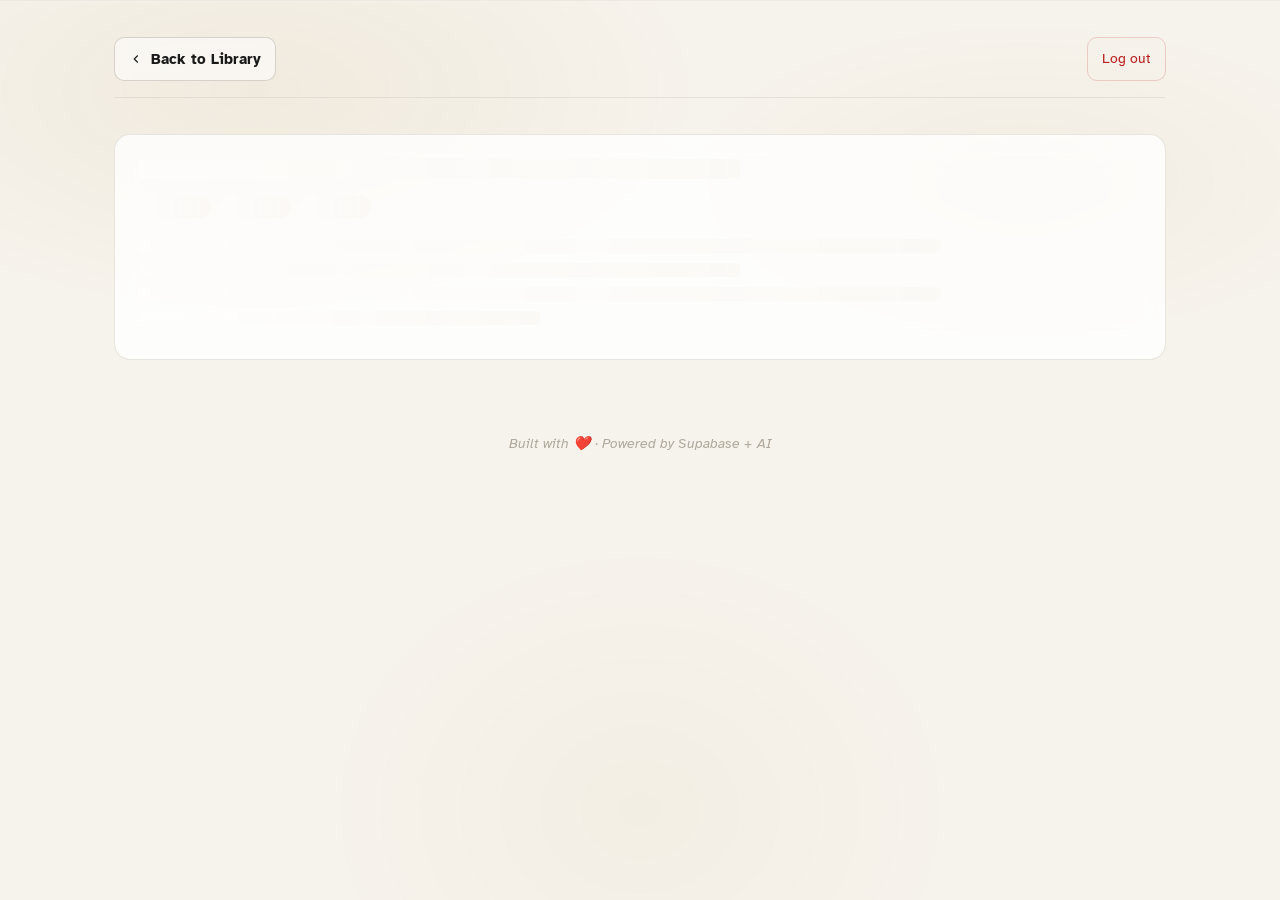
<file: frontend/view.html>
<!DOCTYPE html>
<html lang="en">
<head>
<meta charset="UTF-8"/>
<meta name="viewport" content="width=device-width, initial-scale=1.0"/>
<link rel="icon" href="favicon.svg" type="image/svg+xml"/>
<script>
  // Prevent flash of wrong theme — must run before first paint
  (function(){try{var t=localStorage.getItem('theme');if(!t)t=window.matchMedia('(prefers-color-scheme:dark)').matches?'dark':'light';document.documentElement.setAttribute('data-theme',t)}catch(e){}})();
</script>
<title>Smart PDF Summarizer — View Document</title>
<meta name="description" content="View AI-generated study notes, key points, and flashcards."/>
<link rel="stylesheet" href="css/style.css?v=6"/>
<script type="importmap">
{
    "imports": {
      "@supabase/supabase-js": "https://esm.sh/@supabase/supabase-js@2",
      "react": "https://esm.sh/react@19",
      "react-dom/client": "https://esm.sh/react-dom@19/client",
      "pullcord": "https://esm.sh/pullcord@0.1.0?deps=react@19,motion@12",
      "motion/react": "https://esm.sh/motion@12/react"
    }
  }
</script>
<script data-goatcounter="https://mintayza.goatcounter.com/count" async src="https://gc.zgo.at/count.js"></script>
</head>
<body>
<div class="control-bar" id="control-bar-target"></div>

<div class="wrap">
  <div class="top-bar">
    <a href="library.html" class="btn btn-ghost btn-sm">
      <svg width="14" height="14" viewBox="0 0 24 24" fill="none" stroke="currentColor" stroke-width="2"><polyline points="15 18 9 12 15 6"/></svg>
      <span data-i18n="backToLibrary">Back to Library</span>
    </a>
    <div class="user-info">
      <span class="user-email" id="user-email"></span>
      <button class="btn btn-danger btn-xs" id="logout-btn" data-i18n="logOut">Log out</button>
    </div>
  </div>

  <div id="loading-state">
    <div class="skeleton-card">
      <div class="skeleton skeleton-line w-60 title"></div>
      <div class="res-actions skeleton-pills"><div class="skeleton skeleton-pill"></div><div class="skeleton skeleton-pill"></div><div class="skeleton skeleton-pill"></div></div>
      <div class="skeleton skeleton-line w-80"></div>
      <div class="skeleton skeleton-line w-60"></div>
      <div class="skeleton skeleton-line w-80"></div>
      <div class="skeleton skeleton-line w-40"></div>
    </div>
  </div>

  <div id="err-box" role="alert" aria-live="polite"><svg width="17" height="17" viewBox="0 0 24 24" fill="none" stroke="currentColor" stroke-width="2"><circle cx="12" cy="12" r="10"/><line x1="12" y1="8" x2="12" y2="12"/><line x1="12" y1="16" x2="12.01" y2="16"/></svg><span id="err-text"></span></div>

  <div id="results">
    <div class="res-head">
      <div class="res-title"><div class="dot-ok"></div><span id="view-filename">Document</span><span class="provider-badge" id="result-badge">Claude</span></div>
      <a href="upload.html" class="btn btn-accent btn-sm" data-i18n="newPDF">New PDF</a>
    </div>
    <div class="stats" id="stats"></div>
    <div class="tabs">
      <button class="tab on" data-panel="summary"><span data-i18n="summary">Summary</span></button>
      <button class="tab" data-panel="keypoints"><span data-i18n="keyPoints">Key Points</span></button>
      <button class="tab" data-panel="flashcards"><span data-i18n="flashcards">Flashcards</span></button>
      <button class="tab" data-panel="quiz"><span data-i18n="quiz">Quiz</span></button>
      <button class="tab" data-panel="chat"><span data-i18n="askPDF">Ask</span></button>
    </div>
    <div class="panel on" id="p-summary"><div class="md" id="c-summary"></div></div>
    <div class="panel" id="p-keypoints"><div class="md" id="c-keypoints"></div></div>
    <div class="panel" id="p-flashcards">
      <p class="fc-hint-text" data-i18n="tapToFlip">Tap a card to reveal the answer</p>
      <div class="fc-grid" id="c-flashcards"></div>
    </div>
    <div class="panel" id="p-quiz">
      <div id="c-quiz"></div>
    </div>
    <div class="panel" id="p-chat">
      <div class="chat-container" id="c-chat"></div>
    </div>
  </div>
  <footer data-i18n="footer">Built with ❤️ · Powered by Supabase + AI</footer>
</div>

<script type="module">
import { sb } from './js/supabase-client.js';
import { t } from './js/i18n.js';
import { renderI18n, initTabs, switchTab } from './js/ui-init.js';
import { esc, md2html, fmtDate, parseFlashcards, renderFlashcards, parseQuiz, renderQuiz, downloadBlob, stripMdBoilerplate, isIncompleteOutput } from './js/app.js';
import { toast } from './js/toast.js';
import { renderChat, sendChatMessage, getChatHistory, appendMessage, showTypingIndicator, removeTypingIndicator } from './js/chat.js';
import { initPage } from './js/page-init.js';

await initPage({ onLangChange: () => { renderI18n(); document.title = t('appName'); } });

const docId = new URLSearchParams(window.location.search).get('id');
if (!docId) { window.location.href = 'library.html'; }

document.title = t('appName');

function showErr(msg) { document.getElementById('err-box').classList.add('show'); document.getElementById('err-text').textContent = msg; }

function renderMdPanel(el, raw, emptyMsg) {
  if (isIncompleteOutput(raw)) {
    el.innerHTML = `<div class="empty-state"><p>${esc(emptyMsg || t('processingIncomplete'))}</p><a href="upload.html" class="btn btn-accent btn-sm">${esc(t('newPDF'))}</a></div>`;
    return;
  }
  const body = stripMdBoilerplate(raw);
  el.innerHTML = body ? md2html(body) : `<div class="empty-state"><p>${esc(emptyMsg || t('contentMissing'))}</p></div>`;
}

const loadingEl = document.getElementById('loading-state'), resultsEl = document.getElementById('results');
const { data: doc, error } = await sb.from('documents').select('id,filename,provider,status,error_msg,page_count,word_count,flashcard_count,quiz_count,language,subject_id,user_id,created_at,output_prefix').eq('id', docId).single();

if (error || !doc) {
  loadingEl.style.display = 'none';
  showErr(t('documentNotFound'));
} else if (doc.status === 'error') {
  loadingEl.style.display = 'none';
  showErr(doc.error_msg || t('somethingWentWrong'));
} else if (doc.status !== 'done') {
  loadingEl.style.display = 'none';
  showErr(t('stillProcessing'));
} else {
  // Keep skeleton visible while downloading content, then reveal
  resultsEl.classList.add('show');
  document.getElementById('view-filename').textContent = doc.filename;
  document.getElementById('result-badge').textContent = doc.provider==='gemini'?'Gemini':'Claude';

  let st = '';
  if (doc.page_count) st += `<div class="stat">${t('pages')}: <strong>${doc.page_count}</strong></div>`;
  if (doc.word_count) st += `<div class="stat">${t('words')}: <strong>${doc.word_count.toLocaleString()}</strong></div>`;
  if (doc.flashcard_count) st += `<div class="stat">${t('flashcards')}: <strong>${doc.flashcard_count}</strong></div>`;
  if (doc.quiz_count) st += `<div class="stat">${t('quiz')}: <strong>${doc.quiz_count}</strong></div>`;
  st += `<div class="stat">${t('date')}: <strong>${fmtDate(doc.created_at)}</strong></div>`;
  document.getElementById('stats').innerHTML = st;

  const prefix = `${doc.user_id}/${docId}/`;
  const baseName = doc.filename.replace(/\.pdf$/i, '');
  let downloadFailed = false;
  let rawSummary = '', rawKeyPoints = '', rawFlashcards = '', rawQuiz = '';
  try {
    const [sRes,kRes,fRes,qRes] = await Promise.all([
      sb.storage.from('outputs').download(prefix+'summary.md'),
      sb.storage.from('outputs').download(prefix+'key_points.md'),
      sb.storage.from('outputs').download(prefix+'flashcards.md'),
      sb.storage.from('outputs').download(prefix+'quiz.md'),
    ]);
    if (sRes.data) {
      rawSummary = await sRes.data.text();
      renderMdPanel(document.getElementById('c-summary'), rawSummary);
    } else if (sRes.error) { console.error('Failed to load summary:', sRes.error); downloadFailed = true; }
    if (kRes.data) {
      rawKeyPoints = await kRes.data.text();
      renderMdPanel(document.getElementById('c-keypoints'), rawKeyPoints);
    } else if (kRes.error) { console.error('Failed to load key points:', kRes.error); downloadFailed = true; }
    if (fRes.data) {
      rawFlashcards = await fRes.data.text();
      const cards = parseFlashcards(rawFlashcards);
      if (cards.length === 0) {
        document.getElementById('c-flashcards').innerHTML = `<div class="empty-state"><p>${esc(t('contentMissing'))}</p></div>`;
      } else {
        renderFlashcards(document.getElementById('c-flashcards'), cards, t);
      }
    } else if (fRes.error) { console.error('Failed to load flashcards:', fRes.error); downloadFailed = true; }
    if (qRes.data) {
      rawQuiz = await qRes.data.text();
      const quizQuestions = parseQuiz(rawQuiz);
      if (quizQuestions.length === 0) {
        document.getElementById('c-quiz').innerHTML = `<div class="empty-state"><p>${esc(t('contentMissing'))}</p></div>`;
      } else {
        renderQuiz(document.getElementById('c-quiz'), quizQuestions, t);
      }
    }
  } catch (downErr) {
    downloadFailed = true;
    console.error('Failed to download output files:', downErr);
  }

  // Add download buttons
  addViewDownloadButtons(rawSummary, rawKeyPoints, rawFlashcards, rawQuiz, baseName);

  // Initialize chat
  initChat(docId);

  if (downloadFailed) { toast(t('networkError'), 'error'); }

  // Now that content is loaded, hide skeleton
  loadingEl.style.display = 'none';
}

function addViewDownloadButtons(rawSummary, rawKeyPoints, rawFlashcards, rawQuiz, baseName) {
  const tabs = [
    { panel: 'summary', content: rawSummary, suffix: '_summary.md' },
    { panel: 'keypoints', content: rawKeyPoints, suffix: '_key_points.md' },
    { panel: 'flashcards', content: rawFlashcards, suffix: '_flashcards.md' },
    { panel: 'quiz', content: rawQuiz, suffix: '_quiz.md' },
  ];
  tabs.forEach(({ panel, content, suffix }) => {
    const el = document.getElementById('p-' + panel);
    if (!el) return;
    const existing = el.querySelector('.panel-download');
    if (existing) existing.remove();
    const wrapper = document.createElement('div');
    wrapper.className = 'panel-download';
    wrapper.innerHTML = '<button class="btn btn-ghost btn-xs dl-tab-btn">' + t('downloadMd') + '</button>';
    wrapper.querySelector('.dl-tab-btn').addEventListener('click', () => {
      if (content) downloadBlob(content, baseName + suffix);
    });
    el.insertBefore(wrapper, el.firstChild);
  });

  // Download All button
  const header = document.querySelector('#results .res-head');
  if (header && !header.querySelector('.dl-all-btn')) {
    const dlAll = document.createElement('button');
    dlAll.className = 'btn btn-ghost btn-sm dl-all-btn';
    dlAll.textContent = t('downloadAll');
    dlAll.addEventListener('click', () => {
      if (rawSummary) { downloadBlob(rawSummary, baseName + '_summary.md'); }
      setTimeout(() => { if (rawKeyPoints) downloadBlob(rawKeyPoints, baseName + '_key_points.md'); }, 300);
      setTimeout(() => { if (rawFlashcards) downloadBlob(rawFlashcards, baseName + '_flashcards.md'); }, 600);
      setTimeout(() => { if (rawQuiz) downloadBlob(rawQuiz, baseName + '_quiz.md'); }, 900);
    });
    header.querySelector('.res-actions')?.appendChild(dlAll);
  }
}

document.querySelectorAll('.tab').forEach(tab => {
  tab.addEventListener('click', () => switchTab(tab));
});
initTabs();

// Chat initialization
async function initChat(docId) {
  const container = document.getElementById('c-chat');
  const history = await getChatHistory(docId);
  renderChat(container, history, async (msg) => {
    appendMessage(container, 'user', msg);
    const typingEl = showTypingIndicator(container);
    const sendBtn = container.querySelector('.chat-send-btn');
    const input = container.querySelector('.chat-input');
    if (sendBtn) sendBtn.disabled = true;
    if (input) input.disabled = true;

    const { data, error } = await sendChatMessage(docId, msg);
    removeTypingIndicator(container);

    if (error) {
      appendMessage(container, 'assistant', t('chatError'));
    } else {
      appendMessage(container, 'assistant', data?.response || t('noResponseReceived'));
    }

    if (sendBtn) sendBtn.disabled = false;
    if (input) { input.disabled = false; input.focus(); }
  });
}
</script>
</body>
</html>
</file>
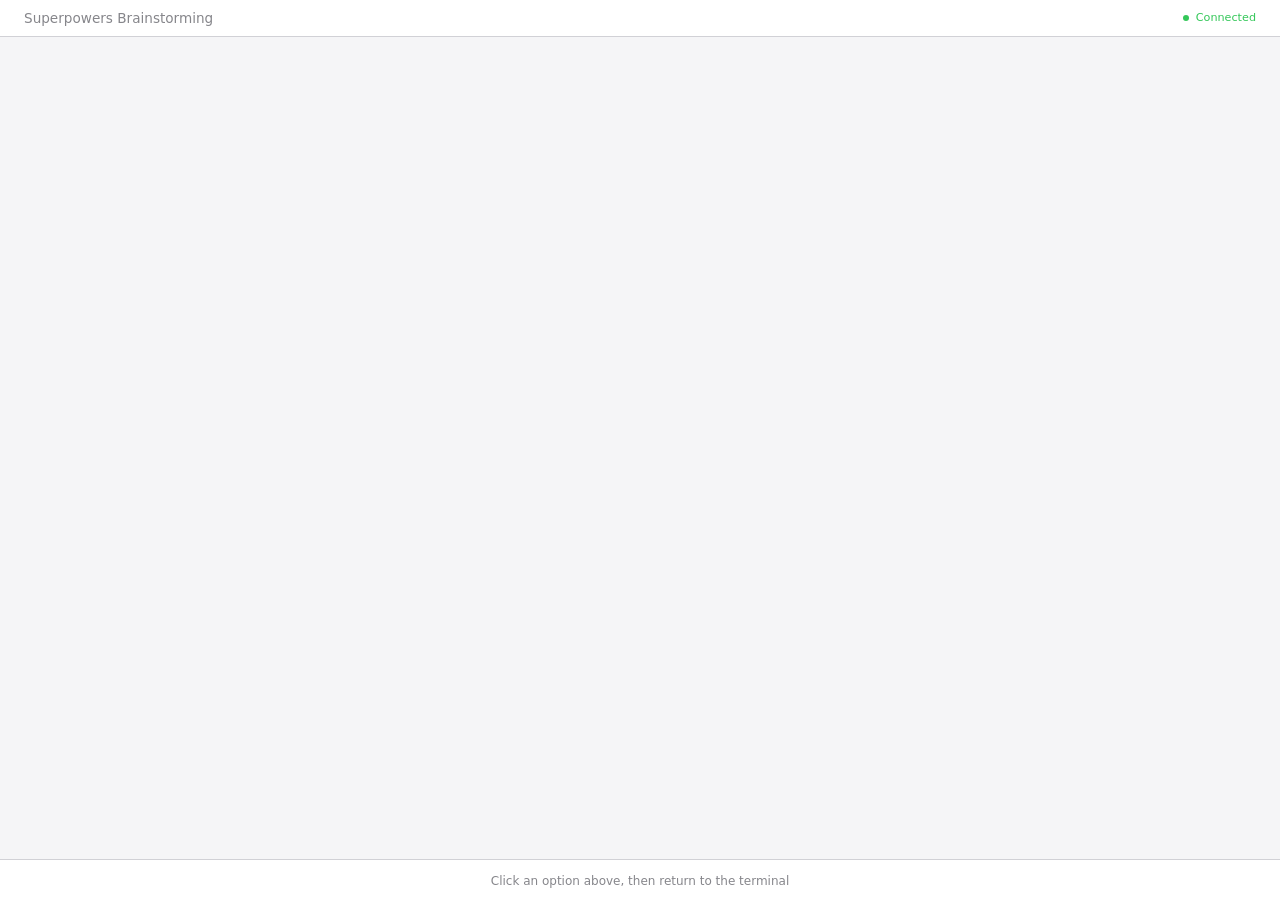
<file: .agents/skills/brainstorming/scripts/frame-template.html>
<!DOCTYPE html>
<html>
<head>
  <meta charset="utf-8">
  <title>Superpowers Brainstorming</title>
  <style>
    /*
     * BRAINSTORM COMPANION FRAME TEMPLATE
     *
     * This template provides a consistent frame with:
     * - OS-aware light/dark theming
     * - Fixed header and selection indicator bar
     * - Scrollable main content area
     * - CSS helpers for common UI patterns
     *
     * Content is injected via placeholder comment in #claude-content.
     */

    * { box-sizing: border-box; margin: 0; padding: 0; }
    html, body { height: 100%; overflow: hidden; }

    /* ===== THEME VARIABLES ===== */
    :root {
      --bg-primary: #f5f5f7;
      --bg-secondary: #ffffff;
      --bg-tertiary: #e5e5e7;
      --border: #d1d1d6;
      --text-primary: #1d1d1f;
      --text-secondary: #86868b;
      --text-tertiary: #aeaeb2;
      --accent: #0071e3;
      --accent-hover: #0077ed;
      --success: #34c759;
      --warning: #ff9f0a;
      --error: #ff3b30;
      --selected-bg: #e8f4fd;
      --selected-border: #0071e3;
    }

    @media (prefers-color-scheme: dark) {
      :root {
        --bg-primary: #1d1d1f;
        --bg-secondary: #2d2d2f;
        --bg-tertiary: #3d3d3f;
        --border: #424245;
        --text-primary: #f5f5f7;
        --text-secondary: #86868b;
        --text-tertiary: #636366;
        --accent: #0a84ff;
        --accent-hover: #409cff;
        --selected-bg: rgba(10, 132, 255, 0.15);
        --selected-border: #0a84ff;
      }
    }

    body {
      font-family: system-ui, -apple-system, BlinkMacSystemFont, sans-serif;
      background: var(--bg-primary);
      color: var(--text-primary);
      display: flex;
      flex-direction: column;
      line-height: 1.5;
    }

    /* ===== FRAME STRUCTURE ===== */
    .header {
      background: var(--bg-secondary);
      padding: 0.5rem 1.5rem;
      display: flex;
      justify-content: space-between;
      align-items: center;
      border-bottom: 1px solid var(--border);
      flex-shrink: 0;
    }
    .header h1 { font-size: 0.85rem; font-weight: 500; color: var(--text-secondary); }
    .header .status { font-size: 0.7rem; color: var(--success); display: flex; align-items: center; gap: 0.4rem; }
    .header .status::before { content: ''; width: 6px; height: 6px; background: var(--success); border-radius: 50%; }

    .main { flex: 1; overflow-y: auto; }
    #claude-content { padding: 2rem; min-height: 100%; }

    .indicator-bar {
      background: var(--bg-secondary);
      border-top: 1px solid var(--border);
      padding: 0.5rem 1.5rem;
      flex-shrink: 0;
      text-align: center;
    }
    .indicator-bar span {
      font-size: 0.75rem;
      color: var(--text-secondary);
    }
    .indicator-bar .selected-text {
      color: var(--accent);
      font-weight: 500;
    }

    /* ===== TYPOGRAPHY ===== */
    h2 { font-size: 1.5rem; font-weight: 600; margin-bottom: 0.5rem; }
    h3 { font-size: 1.1rem; font-weight: 600; margin-bottom: 0.25rem; }
    .subtitle { color: var(--text-secondary); margin-bottom: 1.5rem; }
    .section { margin-bottom: 2rem; }
    .label { font-size: 0.7rem; color: var(--text-secondary); text-transform: uppercase; letter-spacing: 0.05em; margin-bottom: 0.5rem; }

    /* ===== OPTIONS (for A/B/C choices) ===== */
    .options { display: flex; flex-direction: column; gap: 0.75rem; }
    .option {
      background: var(--bg-secondary);
      border: 2px solid var(--border);
      border-radius: 12px;
      padding: 1rem 1.25rem;
      cursor: pointer;
      transition: all 0.15s ease;
      display: flex;
      align-items: flex-start;
      gap: 1rem;
    }
    .option:hover { border-color: var(--accent); }
    .option.selected { background: var(--selected-bg); border-color: var(--selected-border); }
    .option .letter {
      background: var(--bg-tertiary);
      color: var(--text-secondary);
      width: 1.75rem; height: 1.75rem;
      border-radius: 6px;
      display: flex; align-items: center; justify-content: center;
      font-weight: 600; font-size: 0.85rem; flex-shrink: 0;
    }
    .option.selected .letter { background: var(--accent); color: white; }
    .option .content { flex: 1; }
    .option .content h3 { font-size: 0.95rem; margin-bottom: 0.15rem; }
    .option .content p { color: var(--text-secondary); font-size: 0.85rem; margin: 0; }

    /* ===== CARDS (for showing designs/mockups) ===== */
    .cards { display: grid; grid-template-columns: repeat(auto-fit, minmax(280px, 1fr)); gap: 1rem; }
    .card {
      background: var(--bg-secondary);
      border: 1px solid var(--border);
      border-radius: 12px;
      overflow: hidden;
      cursor: pointer;
      transition: all 0.15s ease;
    }
    .card:hover { border-color: var(--accent); transform: translateY(-2px); box-shadow: 0 4px 12px rgba(0,0,0,0.1); }
    .card.selected { border-color: var(--selected-border); border-width: 2px; }
    .card-image { background: var(--bg-tertiary); aspect-ratio: 16/10; display: flex; align-items: center; justify-content: center; }
    .card-body { padding: 1rem; }
    .card-body h3 { margin-bottom: 0.25rem; }
    .card-body p { color: var(--text-secondary); font-size: 0.85rem; }

    /* ===== MOCKUP CONTAINER ===== */
    .mockup {
      background: var(--bg-secondary);
      border: 1px solid var(--border);
      border-radius: 12px;
      overflow: hidden;
      margin-bottom: 1.5rem;
    }
    .mockup-header {
      background: var(--bg-tertiary);
      padding: 0.5rem 1rem;
      font-size: 0.75rem;
      color: var(--text-secondary);
      border-bottom: 1px solid var(--border);
    }
    .mockup-body { padding: 1.5rem; }

    /* ===== SPLIT VIEW (side-by-side comparison) ===== */
    .split { display: grid; grid-template-columns: 1fr 1fr; gap: 1.5rem; }
    @media (max-width: 700px) { .split { grid-template-columns: 1fr; } }

    /* ===== PROS/CONS ===== */
    .pros-cons { display: grid; grid-template-columns: 1fr 1fr; gap: 1rem; margin: 1rem 0; }
    .pros, .cons { background: var(--bg-secondary); border-radius: 8px; padding: 1rem; }
    .pros h4 { color: var(--success); font-size: 0.85rem; margin-bottom: 0.5rem; }
    .cons h4 { color: var(--error); font-size: 0.85rem; margin-bottom: 0.5rem; }
    .pros ul, .cons ul { margin-left: 1.25rem; font-size: 0.85rem; color: var(--text-secondary); }
    .pros li, .cons li { margin-bottom: 0.25rem; }

    /* ===== PLACEHOLDER (for mockup areas) ===== */
    .placeholder {
      background: var(--bg-tertiary);
      border: 2px dashed var(--border);
      border-radius: 8px;
      padding: 2rem;
      text-align: center;
      color: var(--text-tertiary);
    }

    /* ===== INLINE MOCKUP ELEMENTS ===== */
    .mock-nav { background: var(--accent); color: white; padding: 0.75rem 1rem; display: flex; gap: 1.5rem; font-size: 0.9rem; }
    .mock-sidebar { background: var(--bg-tertiary); padding: 1rem; min-width: 180px; }
    .mock-content { padding: 1.5rem; flex: 1; }
    .mock-button { background: var(--accent); color: white; border: none; padding: 0.5rem 1rem; border-radius: 6px; font-size: 0.85rem; }
    .mock-input { background: var(--bg-primary); border: 1px solid var(--border); border-radius: 6px; padding: 0.5rem; width: 100%; }
  </style>
</head>
<body>
  <div class="header">
    <h1><a href="https://github.com/obra/superpowers" style="color: inherit; text-decoration: none;">Superpowers Brainstorming</a></h1>
    <div class="status">Connected</div>
  </div>

  <div class="main">
    <div id="claude-content">
      <!-- CONTENT -->
    </div>
  </div>

  <div class="indicator-bar">
    <span id="indicator-text">Click an option above, then return to the terminal</span>
  </div>

</body>
</html>
</file>
<file: frontend/css/style.css>
/* style.css — Smart PDF Summarizer
   Liquid Glass: Warm translucent surfaces + gold luminance
   Typography: EB Garamond (headings) + Atkinson Hyperlegible (body)
*/

@import url('https://fonts.googleapis.com/css2?family=Atkinson+Hyperlegible:wght@400;700&family=EB+Garamond:wght@400;500;600;700;800&display=swap');

/* ── Design Tokens ────────────────────────────────────────── */
:root {
  /* Surface — warm translucent glass layers */
  --bg:       #f6f3ec;     /* warm parchment base */
  --surf:     rgba(255,255,255,.72);   /* frosted glass card */
  --surf2:    rgba(244,242,238,.65);   /* secondary glass */
  --border:   rgba(213,209,201,.55);   /* glass edge */
  --border2:  rgba(195,190,181,.65);   /* stronger glass edge */

  /* Glass material tokens */
  --glass:        rgba(255,255,255,.55);
  --glass-thick:  rgba(255,255,255,.78);
  --glass-blur:   blur(16px) saturate(1.4);
  --glass-blur-heavy: blur(24px) saturate(1.6);

  /* Brand */
  --primary:  #171717;     /* near-black */
  --primary2: #2d2d2d;     /* dark gray */
  --gold:     #A16207;     /* warm gold accent */
  --gold-bg:  rgba(161,98,7,.07);
  --gold-border: rgba(161,98,7,.22);
  --gold-glow: rgba(161,98,7,.12);

  /* Semantic */
  --success:  #166534;
  --red:      #b91c1c;
  --red-bg:   rgba(185,28,28,.06);
  --red-border: rgba(185,28,28,.18);
  --amber:    #92400e;
  --amber-bg: rgba(146,64,14,.07);
  --amber-border: rgba(146,64,14,.16);

  /* Text */
  --text:     #1a1a1a;
  --muted:    #6b6156;
  --dim:      #b0a99d;

  /* Radius — fluid, organic */
  --r:        10px;
  --rs:       8px;
  --xl:       16px;

  /* Shadows — warm ambient glow */
  --shadow-sm: 0 2px 8px rgba(161,98,7,.05), 0 1px 3px rgba(0,0,0,.03);
  --shadow-md: 0 4px 16px rgba(161,98,7,.07), 0 2px 6px rgba(0,0,0,.03);
  --shadow-lg: 0 8px 32px rgba(161,98,7,.09), 0 4px 12px rgba(0,0,0,.04);
  --shadow-glow: 0 0 24px rgba(161,98,7,.12);

  --font-heading: 'EB Garamond', serif;
  --font-body: 'Atkinson Hyperlegible', 'Crimson Text', sans-serif;

  color-scheme: light;
}

/* Font size control button */
.font-size-btn {
  display: inline-flex; align-items: center; justify-content: center;
  gap: 2px; min-width: auto; padding: 4px 8px;
}
.font-size-btn span { width: 14px; text-align: center; font-variant-numeric: tabular-nums; }

/* ── Dark Mode ────────────────────────────────────────────── */
[data-theme="dark"] {
  --bg:       #111010;
  --surf:     rgba(30,28,25,.78);      /* dark frosted glass */
  --surf2:    rgba(38,35,31,.7);       /* dark secondary glass */
  --border:   rgba(60,55,48,.5);
  --border2:  rgba(75,69,60,.55);

  /* Dark glass material */
  --glass:        rgba(30,28,25,.6);
  --glass-thick:  rgba(38,35,31,.82);
  --glass-blur:   blur(16px) saturate(1.3);
  --glass-blur-heavy: blur(24px) saturate(1.5);

  --primary:  #f0ede7;
  --primary2: #d5d1c9;
  --gold:     #d4a853;
  --gold-bg:  rgba(212,168,83,.09);
  --gold-border: rgba(212,168,83,.22);
  --gold-glow: rgba(212,168,83,.14);

  --success:  #4ade80;
  --red:      #f87171;
  --red-bg:   rgba(248,113,113,.08);
  --red-border: rgba(248,113,113,.15);
  --amber:    #fbbf24;
  --amber-bg: rgba(251,191,36,.08);
  --amber-border: rgba(251,191,36,.15);

  --text:     #f0ede7;
  --muted:    #93897b;
  --dim:      #5c5448;

  /* Dark ambient glow shadows */
  --shadow-sm: 0 2px 8px rgba(0,0,0,.25), 0 1px 3px rgba(0,0,0,.15);
  --shadow-md: 0 4px 16px rgba(0,0,0,.35), 0 2px 6px rgba(0,0,0,.2);
  --shadow-lg: 0 8px 32px rgba(0,0,0,.45), 0 4px 12px rgba(0,0,0,.25);
  --shadow-glow: 0 0 28px rgba(212,168,83,.1);

  color-scheme: dark;
}

/* dark body::before is handled above */

html { font-size: 18px; } /* default, overridden by JS font-size control */
*,*::before,*::after { box-sizing: border-box; margin: 0; padding: 0; }
html { scroll-behavior: smooth; -webkit-font-smoothing: antialiased; -moz-osx-font-smoothing: grayscale; }

body {
  font-family: var(--font-body);
  background: var(--bg);
  color: var(--text);
  min-height: 100vh;
  overflow-x: hidden;
  line-height: 1.65;
}

/* Warm gradient mesh — light through frosted glass */
body::before {
  content: '';
  position: fixed; inset: 0;
  background:
    radial-gradient(ellipse 70% 50% at 20% 10%, rgba(161,98,7,.06) 0%, transparent 50%),
    radial-gradient(ellipse 60% 40% at 80% 20%, rgba(161,98,7,.04) 0%, transparent 45%),
    radial-gradient(ellipse 50% 60% at 50% 90%, rgba(161,98,7,.03) 0%, transparent 50%);
  pointer-events: none; z-index: 0;
}
[data-theme="dark"] body::before {
  background:
    radial-gradient(ellipse 70% 50% at 20% 10%, rgba(212,168,83,.05) 0%, transparent 50%),
    radial-gradient(ellipse 60% 40% at 80% 20%, rgba(100,80,180,.03) 0%, transparent 45%),
    radial-gradient(ellipse 50% 60% at 50% 90%, rgba(212,168,83,.02) 0%, transparent 50%);
  opacity: .8;
}

/* ── Layout ───────────────────────────────────────────────── */
.wrap { position: relative; z-index: 1; max-width: 680px; margin: 0 auto; padding: 36px 24px 96px; }
.wrap-sm { max-width: 520px; }

/* ── Top Navigation Bar ──────────────────────────────────── */
.control-bar {
  position: sticky; top: 0; z-index: 100;
  display: flex; align-items: center; justify-content: space-between;
  backdrop-filter: var(--glass-blur-heavy); -webkit-backdrop-filter: var(--glass-blur-heavy);
  background: color-mix(in srgb, var(--bg) 72%, transparent);
  border-bottom: 1px solid color-mix(in srgb, var(--border) 50%, transparent);
  box-shadow: 0 1px 0 color-mix(in srgb, rgba(255,255,255,.3) 40%, transparent);
}
#control-bar-target { position: relative; }
.control-bar .nav-left {
  display: flex; align-items: center; gap: 24px;
}
.control-bar .nav-right {
  display: flex; align-items: center; gap: 10px;
}
.logo-link {
  font-family: var(--font-heading); font-size: 1.1rem; font-weight: 700;
  color: var(--text); text-decoration: none; display: flex; align-items: center; gap: 4px;
  white-space: nowrap;
}
.nav-links {
  display: flex; gap: 4px;
}
.nav-link {
  text-decoration: none; color: var(--muted);
  font: 500 .78rem/1 var(--font-body);
  padding: 6px 12px; border-radius: var(--rs);
  transition: all .2s cubic-bezier(.4,0,.2,1);
}
.nav-link:hover { color: var(--text); background: var(--gold-bg); box-shadow: 0 0 12px var(--gold-glow); }
.nav-link.active { color: var(--gold); font-weight: 600; }
.streak-badge {
  display: inline-flex; align-items: center; gap: 4px;
  font-size: .72rem; font-weight: 700; color: var(--gold);
  padding: 4px 10px; border-radius: 99px;
  background: linear-gradient(135deg, rgba(161,98,7,.1), rgba(161,98,7,.04));
  border: 1px solid var(--gold-border);
  box-shadow: 0 0 12px var(--gold-glow);
}
[data-theme="dark"] .streak-badge {
  background: linear-gradient(135deg, rgba(212,168,83,.12), rgba(212,168,83,.05));
  box-shadow: 0 0 16px rgba(212,168,83,.12);
}
.icon-btn {
  width: 32px; height: 32px; border-radius: var(--rs);
  border: 1px solid var(--border); background: var(--glass);
  color: var(--muted); cursor: pointer;
  display: flex; align-items: center; justify-content: center;
  font-size: .78rem; font-family: var(--font-body); font-weight: 600;
  transition: all .2s cubic-bezier(.4,0,.2,1);
  backdrop-filter: blur(8px); -webkit-backdrop-filter: blur(8px);
}
.icon-btn:hover { background: var(--gold-bg); border-color: var(--gold); color: var(--text); box-shadow: 0 0 12px var(--gold-glow); }
.icon-btn svg { width: 15px; height: 15px; flex-shrink: 0; }
.font-size-btn { font-size: .72rem; min-width: 32px; }

/* ── Hamburger toggle (mobile only) ─────────────────────── */
.nav-toggle {
  display: none; /* shown on mobile via media query */
  background: none; border: none; cursor: pointer;
  width: 44px; height: 44px; padding: 0;
  flex-direction: column; align-items: center; justify-content: center; gap: 5px;
  border-radius: var(--rs); color: var(--text);
}
.nav-toggle span {
  display: block; width: 18px; height: 2px; background: currentColor;
  border-radius: 2px; transition: transform .25s ease, opacity .25s ease;
}
.nav-toggle.open span:nth-child(1) { transform: translateY(7px) rotate(45deg); }
.nav-toggle.open span:nth-child(2) { opacity: 0; }
.nav-toggle.open span:nth-child(3) { transform: translateY(-7px) rotate(-45deg); }

/* ── Mobile nav drawer ──────────────────────────────────── */
.mobile-nav {
  display: none; /* shown on mobile via media query */
  position: fixed; top: 48px; left: 0; right: 0;
  background: color-mix(in srgb, var(--bg) 80%, transparent);
  backdrop-filter: var(--glass-blur-heavy); -webkit-backdrop-filter: var(--glass-blur-heavy);
  border-bottom: 1px solid color-mix(in srgb, var(--border) 50%, transparent);
  padding: 8px 16px 12px;
  transform: translateY(-8px); opacity: 0;
  transition: transform .25s cubic-bezier(.4,0,.2,1), opacity .25s ease;
  pointer-events: none;
  z-index: 99;
}
.mobile-nav.open {
  transform: translateY(0); opacity: 1; pointer-events: auto;
}
.mobile-nav .nav-link {
  display: block; padding: 12px 16px; font-size: .9rem;
  border-radius: var(--rs); min-height: 44px;
  display: flex; align-items: center;
}
.mobile-nav .nav-link:hover { background: var(--gold-bg); }
.mobile-nav .nav-link.active { color: var(--gold); font-weight: 600; }
.nav-backdrop {
  display: none; position: fixed; inset: 0; z-index: 98;
  background: rgba(0,0,0,.3);
  opacity: 0; pointer-events: none; transition: opacity .2s ease;
}
.nav-backdrop.open { opacity: 1; pointer-events: auto; }

/* ── Streak flame ───────────────────────────────────────────── */
.streak-flame {
  font-size: .78rem; font-weight: 700; color: var(--gold);
  margin-right: 8px; display: inline-flex; align-items: center; gap: 2px;
  cursor: default; user-select: none;
}

/* ── Search bar ─────────────────────────────────────────────── */
.search-bar {
  display: flex; align-items: center; gap: 8px;
  background: var(--glass-thick); border: 1px solid var(--border);
  border-radius: var(--r); padding: 8px 12px;
  margin-bottom: 16px;
  box-shadow: var(--shadow-sm);
  backdrop-filter: blur(12px); -webkit-backdrop-filter: blur(12px);
  transition: border-color .2s ease, box-shadow .2s ease;
}
.search-bar:focus-within {
  border-color: var(--gold);
  box-shadow: var(--shadow-md), 0 0 16px var(--gold-glow);
}
.search-bar svg { flex-shrink: 0; color: var(--muted); }
.search-input {
  flex: 1; border: none; background: transparent; outline: none;
  font-family: var(--font-body); font-size: .9rem; color: var(--text);
}
.search-input::placeholder { color: var(--dim); }
.search-clear {
  background: none; border: none; cursor: pointer; padding: 2px;
  color: var(--muted); display: flex; align-items: center;
  border-radius: 50%;
}
.search-clear:hover { color: var(--text); background: var(--surf2); }

/* ── Header ───────────────────────────────────────────────── */
header { text-align: center; margin-bottom: 52px; }
.logo {
  font-family: var(--font-heading);
  font-size: clamp(2.2rem,5vw,3.2rem);
  font-weight: 700; line-height: 1.12;
  color: var(--primary); margin-bottom: 8px;
  letter-spacing: -.01em;
}
.logo-accent {
  color: var(--gold);
}
.subtitle {
  color: var(--muted); font-size: 1.02rem; max-width: 440px;
  margin: 0 auto; line-height: 1.6; font-style: italic;
}

/* ── Dividers ─────────────────────────────────────────────── */
.divider {
  border: none; border-top: 1px solid var(--border);
  margin: 32px 0; width: 100%;
}
.divider-thin { border-width: 0.5px; margin: 24px 0; }

/* ── Cards ────────────────────────────────────────────────── */
.card {
  background: var(--glass-thick); border: 1px solid var(--border);
  border-radius: var(--xl); padding: 36px;
  box-shadow: var(--shadow-sm); margin-bottom: 20px;
  backdrop-filter: var(--glass-blur); -webkit-backdrop-filter: var(--glass-blur);
  transition: border-color .25s cubic-bezier(.4,0,.2,1), box-shadow .25s cubic-bezier(.4,0,.2,1), transform .25s cubic-bezier(.4,0,.2,1);
}
.card:hover {
  box-shadow: var(--shadow-lg), 0 0 20px var(--gold-glow);
  transform: scale(1.005);
  border-color: color-mix(in srgb, var(--gold) 30%, var(--border));
}
.card:focus-within {
  border-color: var(--gold);
  box-shadow: 0 0 0 3px var(--gold-bg), var(--shadow-md), 0 0 20px var(--gold-glow);
}

/* ── Forms ────────────────────────────────────────────────── */
.field { margin-bottom: 24px; }
.field label {
  display: block; font-size: .78rem; font-weight: 600;
  color: var(--text); margin-bottom: 6px;
  font-family: var(--font-body); text-transform: none;
  letter-spacing: 0;
}
.field input {
  width: 100%; background: var(--glass); border: 1px solid var(--border2);
  border-radius: var(--r); padding: 12px 14px; color: var(--text);
  font-family: var(--font-body); font-size: 1rem; outline: none;
  transition: border-color .2s ease, box-shadow .2s ease;
  min-height: 46px;
  backdrop-filter: blur(8px); -webkit-backdrop-filter: blur(8px);
}
.field input::placeholder { color: var(--dim); }
.field input:focus {
  border-color: var(--gold);
  box-shadow: 0 0 0 3px var(--gold-bg), 0 0 16px var(--gold-glow);
}
.field-hint { font-size: .78rem; color: var(--muted); margin-top: 6px; font-style: italic; }
.field-hint a { color: var(--gold); text-decoration: underline; text-underline-offset: 2px; }

.field-error {
  font-size: .8rem; color: var(--red); margin-top: 6px; display: none;
  align-items: center; gap: 5px; font-weight: 500;
}
.field-error.show { display: flex; }

.password-wrap { position: relative; }
.password-wrap input { padding-right: 48px; }
.pw-toggle {
  position: absolute; right: 6px; top: 50%; transform: translateY(-50%);
  background: none; border: none; color: var(--dim); cursor: pointer;
  padding: 8px; line-height: 0; border-radius: var(--rs); min-width: 44px; min-height: 44px;
  display: flex; align-items: center; justify-content: center;
  transition: color .2s ease, background .2s ease;
}
.pw-toggle:hover { color: var(--text); background: var(--glass); }

/* ── Buttons ──────────────────────────────────────────────── */
.btn {
  display: inline-flex; align-items: center; justify-content: center; gap: 8px;
  padding: 11px 22px; border-radius: var(--r); font-size: .92rem; font-weight: 600;
  border: 1px solid transparent; cursor: pointer; transition: all .2s cubic-bezier(.4,0,.2,1);
  font-family: var(--font-body); line-height: 1; min-height: 44px; min-width: 44px;
  text-decoration: none;
}
.btn:focus-visible { outline: 2px solid var(--gold); outline-offset: 2px; box-shadow: 0 0 0 4px var(--gold-bg), 0 0 16px var(--gold-glow); }
.btn:active { transform: scale(0.97); }

.btn-primary {
  background: var(--primary); color: var(--surf);
  box-shadow: var(--shadow-sm);
}
.btn-primary:hover { background: var(--primary2); transform: translateY(-1px); box-shadow: var(--shadow-md), 0 0 16px rgba(0,0,0,.08); }
.btn-primary:active { transform: translateY(0) scale(0.97); }
.btn-primary:disabled { opacity: .35; pointer-events: none; }

.btn-accent {
  background: linear-gradient(135deg, var(--gold), color-mix(in srgb, var(--gold) 88%, #fff));
  color: #fff; font-weight: 600;
  box-shadow: var(--shadow-sm), 0 0 16px var(--gold-glow);
}
.btn-accent:hover { filter: brightness(1.08); transform: translateY(-1px); box-shadow: var(--shadow-md), 0 0 24px var(--gold-glow); }
.btn-accent:active { transform: translateY(0) scale(0.97); }
.btn-accent:disabled { opacity: .35; pointer-events: none; }

.btn-ghost {
  background: var(--glass); color: var(--text); border: 1px solid var(--border2);
  backdrop-filter: blur(8px); -webkit-backdrop-filter: blur(8px);
}
.btn-ghost:hover { background: var(--gold-bg); border-color: var(--gold); box-shadow: 0 0 12px var(--gold-glow); }

.btn-danger {
  background: transparent; color: var(--red); border: 1px solid var(--red-border);
  font-weight: 500;
}
.btn-danger:hover { background: var(--red-bg); box-shadow: 0 0 12px rgba(185,28,28,.08); }

.btn-full { width: 100%; }
.btn-row { display: flex; gap: 10px; margin-top: 20px; }
.btn-row.between { justify-content: space-between; }
.btn-row.end { justify-content: flex-end; }

/* Button size variants (replace inline style overrides) */
.btn-sm { padding: 8px 14px; font-size: .82rem; }
.btn-xs { padding: 6px 14px; font-size: .78rem; }

/* Logo on inner pages (smaller than auth pages) */
.logo-sm { font-size: clamp(1.6rem, 3.5vw, 2.2rem); }

/* Submit button row spacing */
.submit-row { margin-top: 20px; }

/* Results action buttons row */
.res-actions { display: flex; gap: 8px; }

/* Flashcard hint text */
.fc-hint-text { font-size: .83rem; color: var(--muted); margin-bottom: 14px; font-style: italic; }

/* Form error with bottom margin */
.field-error-gap { margin-bottom: 12px; }

/* Hidden theme icon (replaces inline display:none) */
.theme-icon-hidden { display: none; }

/* ── PullCord theme toggle ───────────────────────────────── */
#theme-pullcord-mount {
  position: relative;
  /* The PullCord SVG is 64×340; we shrink it slightly so it fits the nav bar */
  width: 36px; height: 36px;
  overflow: visible;
  z-index: 50;
}
#theme-pullcord-mount > div {
  /* React root wrapper — make room for the full SVG to hang downward */
  position: absolute;
  top: -4px; right: -6px;
  width: 64px; height: 340px;
  overflow: visible;
  pointer-events: auto;
}
#theme-pullcord-mount .pullcord-knob {
  cursor: pointer;
}
/* Dark theme: lighter rope */
[data-theme="dark"] #theme-pullcord-mount {
  --pullcord-ink: rgba(200, 200, 200, 0.5);
}
/* Light theme: darker rope */
#theme-pullcord-mount {
  --pullcord-ink: rgba(80, 80, 80, 0.4);
}
#theme-pullcord-mount .pullcord {
  --pullcord-top: 2px;
  --pullcord-right: 1.5rem;
  --pullcord-z: 99;
}

/* ── PullCord core styles ───────────────────────────────── */
#theme-pullcord-mount .pullcord-inner {
  position: absolute;
  inset: 0;
}
#theme-pullcord-mount .pullcord-inner--drop {
  animation: pullcord-drop 0.6s 0.4s cubic-bezier(0.45, 0, 0.9, 0.5) both;
}
@keyframes pullcord-drop {
  0% { opacity: 0; transform: translateY(-230px); }
  20% { opacity: 1; }
  100% { transform: translateY(0); }
}
@media (prefers-reduced-motion: reduce) {
  #theme-pullcord-mount .pullcord-inner--drop { animation: none; }
}
#theme-pullcord-mount .pullcord-knob {
  -webkit-tap-highlight-color: transparent;
  border-radius: 50%;
}
#theme-pullcord-mount .pullcord-knob:active {
  cursor: grabbing;
}
#theme-pullcord-mount .pullcord-knob:focus-visible {
  outline: 2px solid var(--pullcord-ink, rgba(127,127,127,0.6));
  outline-offset: -9px;
}

/* ── Links ─────────────────────────────────────────────────── */
.link { color: var(--gold); text-decoration: underline; text-underline-offset: 2px; font-weight: 500; }
.link:hover { color: var(--primary); }
.auth-switch { text-align: center; margin-top: 20px; font-size: .92rem; color: var(--muted); }

/* ── Drop Zone ────────────────────────────────────────────── */
#drop-zone {
  display: block;
  border: 2px dashed var(--border2); border-radius: var(--xl);
  padding: 52px 24px; text-align: center; cursor: pointer;
  transition: all .3s cubic-bezier(.4,0,.2,1);
  background: var(--glass);
  backdrop-filter: blur(8px); -webkit-backdrop-filter: blur(8px);
  position: relative; overflow: hidden;
}
#drop-zone::before {
  content: ''; position: absolute; inset: -2px;
  background: conic-gradient(from 0deg, var(--gold), transparent 25%, var(--gold) 50%, transparent 75%, var(--gold));
  border-radius: var(--xl); opacity: 0; transition: opacity .5s; z-index: 0;
  pointer-events: none;
  animation: border-spin 6s linear infinite paused;
}
#drop-zone::after {
  content: ''; position: absolute; inset: 2px;
  background: var(--glass-thick); border-radius: calc(var(--xl) - 2px); z-index: 0;
  pointer-events: none;
  backdrop-filter: blur(12px); -webkit-backdrop-filter: blur(12px);
}
#drop-zone > * { position: relative; z-index: 1; }
#drop-zone:hover::before { opacity: .15; animation-play-state: running; }
#drop-zone:hover, #drop-zone.over {
  border-color: var(--gold); background: var(--gold-bg);
  box-shadow: 0 0 32px var(--gold-glow), inset 0 0 20px rgba(161,98,7,.04);
}
@keyframes border-spin {
  to { transform: rotate(360deg); }
}
.drop-icon {
  width: 72px; height: 72px; margin: 0 auto 20px;
  border-radius: var(--xl); display: flex; align-items: center; justify-content: center;
  color: var(--gold); transition: transform .4s ease, box-shadow .4s ease;
}
.drop-icon svg { width: 36px; height: 36px; }
#drop-zone:hover .drop-icon,
#drop-zone.over .drop-icon {
  transform: translateY(-4px) scale(1.08);
  box-shadow: 0 0 16px color-mix(in srgb, var(--gold) 25%, transparent);
}
.drop-title { font-size: 1.15rem; font-weight: 600; margin-bottom: 6px; font-family: var(--font-heading); }
.drop-sub { font-size: .88rem; color: var(--muted); }

/* ── Cinematic Upload Layout ─────────────────────────────── */
.upload-hero {
  text-align: center; margin-bottom: 48px;
}
.upload-hero .logo { font-size: clamp(1.8rem, 4vw, 2.4rem); margin-bottom: 8px; }
.upload-hero .subtitle { margin-bottom: 32px; }
.upload-hero-card {
  max-width: 720px; margin: 0 auto;
}
.upload-hero-card #drop-zone {
  padding: 64px 32px;
}
.upload-hero-card #drop-zone .drop-icon {
  width: 80px; height: 80px;
}
.upload-hero-card #drop-zone .drop-icon svg { width: 40px; height: 40px; }

/* ── Floating Bottom Bar ─────────────────────────────────── */
.bottom-bar {
  position: fixed; bottom: 0; left: 0; right: 0; z-index: 100;
  background: color-mix(in srgb, var(--bg) 76%, transparent);
  backdrop-filter: var(--glass-blur-heavy); -webkit-backdrop-filter: var(--glass-blur-heavy);
  border-top: 1px solid color-mix(in srgb, var(--border) 45%, transparent);
  padding: 12px 24px; display: flex; align-items: center; gap: 16px;
  justify-content: center; flex-wrap: wrap;
  box-shadow: 0 -4px 24px color-mix(in srgb, var(--bg) 50%, transparent), 0 -1px 0 color-mix(in srgb, rgba(255,255,255,.2) 30%, transparent);
}
[data-theme="dark"] .bottom-bar {
  box-shadow: 0 -4px 24px rgba(0,0,0,.4);
}
.bar-group { display: flex; align-items: center; gap: 8px; }
.bar-label {
  font-size: .68rem; font-weight: 600; color: var(--muted);
  text-transform: uppercase; letter-spacing: .04em;
}
.bar-pills { display: flex; gap: 6px; }
.bar-pill {
  padding: 6px 14px; border-radius: 99px; font-size: .78rem; font-weight: 600;
  border: 1px solid var(--border2); background: var(--glass);
  color: var(--muted); cursor: pointer; transition: all .2s cubic-bezier(.4,0,.2,1);
  font-family: var(--font-body);
  backdrop-filter: blur(8px); -webkit-backdrop-filter: blur(8px);
}
.bar-pill:hover { border-color: var(--gold); color: var(--text); box-shadow: 0 0 12px var(--gold-glow); }
.bar-pill.active { background: var(--gold); color: #fff; border-color: var(--gold); box-shadow: 0 0 16px var(--gold-glow); }
.bar-divider { width: 1px; height: 24px; background: var(--border); }
.bar-select {
  padding: 7px 12px; border-radius: var(--rs); font-size: .78rem;
  border: 1px solid var(--border2); background: var(--glass); color: var(--text);
  font-family: var(--font-body); outline: none; cursor: pointer;
  backdrop-filter: blur(8px); -webkit-backdrop-filter: blur(8px);
  transition: border-color .2s ease;
}
.bar-select:focus { border-color: var(--gold); box-shadow: 0 0 12px var(--gold-glow); }
.bar-btn {
  padding: 9px 22px; border-radius: 99px; font-size: .85rem; font-weight: 600;
  border: none; cursor: pointer; transition: all .2s cubic-bezier(.4,0,.2,1);
  font-family: var(--font-body);
}
.bar-btn-accent {
  background: linear-gradient(135deg, var(--gold), color-mix(in srgb, var(--gold) 88%, #fff));
  color: #fff;
  box-shadow: 0 2px 12px var(--gold-glow);
}
.bar-btn-accent:hover { filter: brightness(1.08); transform: scale(1.03); box-shadow: 0 4px 20px var(--gold-glow); }
.bar-btn-accent:disabled { opacity: .35; pointer-events: none; }

#file-input {
  position: absolute;
  width: 0; height: 0; opacity: 0; overflow: hidden;
}

/* ── File Chip ────────────────────────────────────────────── */
#file-chip {
  display: none; align-items: center; gap: 10px;
  background: linear-gradient(135deg, rgba(161,98,7,.08), rgba(161,98,7,.03));
  border: 1px solid var(--gold-border);
  border-radius: var(--r); padding: 10px 14px; margin-top: 14px; font-size: .88rem;
  backdrop-filter: blur(8px); -webkit-backdrop-filter: blur(8px);
}
#file-chip.show { display: flex; }
#file-chip svg { color: var(--gold); flex-shrink: 0; }
.fname { font-weight: 500; flex: 1; overflow: hidden; text-overflow: ellipsis; white-space: nowrap; min-width: 0; }
.fname-display {
  font-weight: 500; cursor: text; white-space: nowrap; overflow: hidden; text-overflow: ellipsis;
  padding: 2px 4px; border-radius: var(--rs); border: 1px solid transparent;
  transition: border-color .15s ease; display: block;
}
.fname-display:hover { border-color: var(--border2); }
.fname-input { font-family: var(--font-body); font-size: .88rem; font-weight: 500; width: 100%; }
.fsize { color: var(--muted); white-space: nowrap; }
#rm-file {
  background: none; border: none; color: var(--dim); cursor: pointer;
  border-radius: var(--rs); padding: 4px; line-height: 0; min-width: 44px; min-height: 44px;
  display: flex; align-items: center; justify-content: center;
}
#rm-file:hover { color: var(--red); }

/* ── Provider Toggle ──────────────────────────────────────── */
.provider-label {
  font-size: .78rem; font-weight: 600; color: var(--text); margin-bottom: 10px; display: block;
}
.provider-toggle { display: flex; gap: 10px; margin-bottom: 28px; }
.prov-btn {
  flex: 1; padding: 14px 16px; border-radius: var(--r);
  border: 1px solid var(--border2); background: var(--glass);
  cursor: pointer; transition: all .2s cubic-bezier(.4,0,.2,1); text-align: center;
  font-family: var(--font-body);
  backdrop-filter: blur(8px); -webkit-backdrop-filter: blur(8px);
}
.prov-btn .prov-name { font-size: .88rem; font-weight: 600; color: var(--text); display: block; }
.prov-btn .prov-sub { font-size: .72rem; color: var(--muted); display: block; margin-top: 2px; }
.prov-btn:hover { border-color: var(--gold); box-shadow: 0 0 16px var(--gold-glow); }
.prov-btn.active { border-color: var(--gold); background: var(--gold-bg); box-shadow: var(--shadow-sm), 0 0 16px var(--gold-glow); }
.prov-btn:disabled { opacity: .45; cursor: not-allowed; pointer-events: none; }

/* ── Provider Info & Warnings ──────────────────────────── */
.provider-info { margin-bottom: 20px; }
.provider-cap {
  display: flex; align-items: flex-start; gap: 8px;
  font-size: .8rem; color: var(--muted); line-height: 1.4;
  padding: 8px 12px; background: var(--glass); border-radius: var(--rs);
  border: 1px solid var(--border);
  backdrop-filter: blur(8px); -webkit-backdrop-filter: blur(8px);
}
.provider-cap svg { flex-shrink: 0; margin-top: 1px; }
.lang-warning {
  display: flex; align-items: flex-start; gap: 8px;
  font-size: .8rem; color: var(--amber); line-height: 1.4;
  padding: 8px 12px; background: var(--amber-bg); border-radius: var(--rs);
  border: 1px solid var(--amber-border);
  margin-bottom: 20px;
  backdrop-filter: blur(8px); -webkit-backdrop-filter: blur(8px);
}
.lang-warning svg { flex-shrink: 0; margin-top: 1px; }
.proxy-warning {
  display: flex; align-items: flex-start; gap: 8px;
  font-size: .8rem; color: var(--muted); line-height: 1.4;
  padding: 8px 12px; background: var(--glass); border-radius: var(--rs);
  border: 1px solid var(--border);
  margin-bottom: 20px;
  backdrop-filter: blur(8px); -webkit-backdrop-filter: blur(8px);
}
.proxy-warning svg { flex-shrink: 0; margin-top: 1px; }

/* ── Layout utilities (replace inline styles) ──────────── */
.text-center { text-align: center; }
.text-muted { color: var(--muted); }
.text-sm { font-size: .84rem; }
.text-xs { font-size: .78rem; }
.text-success { color: var(--success); }
.text-gold { color: var(--gold); }
.flex-row { display: flex; }
.flex-wrap { flex-wrap: wrap; }
.flex-center { display: flex; align-items: center; justify-content: center; }
.flex-between { display: flex; align-items: center; justify-content: space-between; }
.gap-xs { gap: 6px; }
.gap-sm { gap: 8px; }
.gap-md { gap: 10px; }
.gap-lg { gap: 14px; }
.gap-xl { gap: 20px; }
.mb-sm { margin-bottom: 8px; }
.mb-md { margin-bottom: 12px; }
.mb-lg { margin-bottom: 20px; }
.mb-xl { margin-bottom: 24px; }
.mb-2xl { margin-bottom: 32px; }
.mt-sm { margin-top: 8px; }
.mt-md { margin-top: 12px; }
.mt-lg { margin-top: 20px; }
.p-lg { padding: 48px; }
.p-md { padding: 32px; }
.heading-font { font-family: var(--font-heading); }
.font-bold { font-weight: 700; }
.font-semibold { font-weight: 600; }
.w-full { width: 100%; }
.truncate { overflow: hidden; text-overflow: ellipsis; white-space: nowrap; }

/* ── Form Utilities ─────────────────────────────────────── */
.form-row { display: flex; gap: 10px; align-items: flex-end; flex-wrap: wrap; }
.form-row-center { display: flex; gap: 10px; align-items: flex-end; }
.form-input {
  width: 100%; padding: 10px 12px;
  border: 1px solid var(--border2); border-radius: var(--rs);
  background: var(--glass); color: var(--text);
  font-family: var(--font-body); font-size: .88rem; outline: none;
  backdrop-filter: blur(8px); -webkit-backdrop-filter: blur(8px);
  transition: border-color .2s ease, box-shadow .2s ease;
}
.form-input:focus { border-color: var(--gold); box-shadow: 0 0 12px var(--gold-glow); }
.form-flex-1 { flex: 1; min-width: 180px; }
.form-actions { display: flex; gap: 8px; flex-wrap: wrap; }
.form-actions-right { margin-top: 14px; text-align: right; }

/* ── Progress ─────────────────────────────────────────────── */
#prog-section { display: none; margin-bottom: 20px; }
#prog-section.show { display: block; }
.prog-head { display: flex; justify-content: space-between; align-items: center; margin-bottom: 14px; }
.prog-name { font-weight: 600; font-size: .95rem; }
.prog-pct { font-weight: 700; color: var(--gold); font-variant-numeric: tabular-nums; }
.bar-track {
  height: 4px; background: var(--glass); border-radius: 99px; overflow: hidden; margin-bottom: 12px;
  backdrop-filter: blur(4px); -webkit-backdrop-filter: blur(4px);
}
.bar-fill {
  height: 100%; border-radius: 99px;
  background: linear-gradient(90deg, var(--gold) 0%, color-mix(in srgb, var(--gold) 70%, #fff) 50%, var(--gold) 100%);
  background-size: 200% 100%;
  animation: shimmer 1.8s ease-in-out infinite;
  transition: width .45s cubic-bezier(.4,0,.2,1); width: 0%;
  box-shadow: 0 0 8px var(--gold-glow);
}
@keyframes shimmer {
  0% { background-position: 200% 0; }
  100% { background-position: -200% 0; }
}
.prog-msg { font-size: .86rem; color: var(--muted); display: flex; align-items: center; gap: 8px; }
.spinner {
  width: 14px; height: 14px; border: 2px solid var(--border2);
  border-top-color: var(--gold); border-radius: 50%;
  animation: spin .7s linear infinite; flex-shrink: 0;
  filter: drop-shadow(0 0 4px var(--gold-glow));
}
@keyframes spin { to { transform: rotate(360deg); } }

/* ── Phase pipeline ────────────────────────────────────────── */
.phase-pipeline {
  display: flex; align-items: center; justify-content: center;
  gap: 0; margin: 22px 0 18px; flex-wrap: wrap;
}
.phase-step {
  display: flex; flex-direction: column; align-items: center; gap: 6px;
  opacity: .38; transition: opacity .35s;
}
.phase-step.active { opacity: 1; }
.phase-step.done  { opacity: .85; }
.phase-dot {
  width: 34px; height: 34px; border-radius: 50%;
  display: flex; align-items: center; justify-content: center;
  border: 2px solid var(--border2);
  background: var(--glass);
  color: var(--muted);
  transition: all .4s cubic-bezier(.4,0,.2,1);
  position: relative;
  backdrop-filter: blur(8px); -webkit-backdrop-filter: blur(8px);
}
.phase-step.active .phase-dot {
  border-color: var(--gold);
  box-shadow: 0 0 12px var(--gold-glow), 0 0 24px rgba(161,98,7,.08);
  animation: pulse-dot 2s ease-in-out infinite;
}
.phase-step.done .phase-dot {
  border-color: var(--gold);
  background: linear-gradient(135deg, var(--gold), color-mix(in srgb, var(--gold) 85%, #fff));
  color: #fff;
  box-shadow: 0 0 12px var(--gold-glow);
}
@keyframes pulse-dot {
  0%, 100% { box-shadow: 0 0 6px color-mix(in srgb, var(--gold) 30%, transparent); }
  50%      { box-shadow: 0 0 16px color-mix(in srgb, var(--gold) 55%, transparent); }
}
.phase-dot svg { width: 15px; height: 15px; }
.phase-label {
  font-size: .72rem; font-weight: 500; color: var(--muted);
  white-space: nowrap;
}
.phase-line {
  width: 28px; height: 1.5px;
  background: var(--border2);
  margin: 0 6px 20px;
  transition: background .5s;
}
.phase-line.done { background: var(--gold); }

/* ── Processing skeleton preview ───────────────────────────── */
.processing-skeleton {
  margin-top: 18px;
}
.processing-skeleton .skeleton-card {
  padding: 20px 24px;
}
.processing-skeleton .skeleton-pills {
  display: flex; gap: 10px; margin-bottom: 22px;
}
.processing-skeleton .skeleton-pills .skeleton-pill {
  height: 26px; width: 80px; border-radius: 99px;
}
.skeleton-label {
  text-align: center; font-size: .82rem; color: var(--muted);
  margin-top: 12px;
  animation: fade-pulse 3s ease-in-out infinite;
  text-shadow: 0 0 12px var(--gold-glow);
}
@keyframes fade-pulse {
  0%, 100% { opacity: 0.5; }
  50%      { opacity: 1; }
}

/* ── Error ────────────────────────────────────────────────── */
#err-box {
  display: none; align-items: flex-start; gap: 10px;
  padding: 16px 20px; color: var(--red); font-size: .88rem;
  margin-bottom: 20px; border-left: 3px solid var(--red);
  background: var(--red-bg); border-radius: 0 var(--r) var(--r) 0;
  backdrop-filter: blur(8px); -webkit-backdrop-filter: blur(8px);
}
#err-box.show { display: flex; }
#err-box svg { flex-shrink: 0; margin-top: 1px; }

/* ── Results ──────────────────────────────────────────────── */
#results { display: none; }
#results.show { display: block; }
.res-head {
  display: flex; align-items: center; justify-content: space-between;
  margin-bottom: 20px; flex-wrap: wrap; gap: 12px;
  padding-bottom: 16px; border-bottom: 1px solid var(--border);
}
.res-title { font-family: var(--font-heading); font-size: 1.3rem; font-weight: 600; display: flex; align-items: center; gap: 10px; }
.dot-ok {
  width: 8px; height: 8px; background: var(--success); border-radius: 50%;
}
.provider-badge {
  font-size: .68rem; font-weight: 600; letter-spacing: .03em;
  padding: 2px 8px; border-radius: 99px; margin-left: 4px;
  background: var(--gold-bg); color: var(--gold); border: 1px solid var(--gold-border);
  box-shadow: 0 0 8px var(--gold-glow);
}

/* Stats */
.stats {
  display: flex; gap: 8px; flex-wrap: wrap; margin-bottom: 28px;
}
.stat {
  border: 1px solid var(--border); border-radius: 99px;
  padding: 4px 12px; font-size: .78rem; color: var(--muted);
  display: flex; align-items: center; gap: 4px;
  background: var(--glass);
  backdrop-filter: blur(8px); -webkit-backdrop-filter: blur(8px);
}
.stat strong { color: var(--text); font-weight: 600; }

/* Tabs */
.tabs {
  display: flex; gap: 0; margin-bottom: 0;
  border-bottom: 2px solid var(--border);
  overflow-x: auto; -webkit-overflow-scrolling: touch;
  scrollbar-width: none;
  mask-image: linear-gradient(to right, transparent 0, #000 24px, #000 calc(100% - 24px), transparent 100%);
  -webkit-mask-image: linear-gradient(to right, transparent 0, #000 24px, #000 calc(100% - 24px), transparent 100%);
}
.tabs::-webkit-scrollbar { display: none; }
.tab {
  padding: 10px 20px; border: none; background: none;
  color: var(--muted); font-size: .88rem; font-weight: 500; cursor: pointer;
  transition: all .15s ease; font-family: var(--font-body);
  border-bottom: 2px solid transparent; margin-bottom: -2px;
}
.tab.on {
  color: var(--text); border-bottom-color: var(--gold);
  font-weight: 600;
}
.tab:hover:not(.on) { color: var(--text); background: var(--gold-bg); border-radius: var(--rs) var(--rs) 0 0; box-shadow: 0 -2px 8px var(--gold-glow); }
.panel {
  display: none; padding-top: 24px;
  animation: fadeInUp .35s cubic-bezier(.4,0,.2,1) both;
}
.panel.on { display: block; }

/* Markdown content */
.md {
  line-height: 1.75; font-size: 1rem;
  max-width: 70ch;
}
@media (max-width: 480px) { .md { max-width: 100%; } }
.md h2, .md h3 { margin: 24px 0 10px; color: var(--text); font-family: var(--font-heading); font-weight: 600; }
.md h2 { font-size: 1.3rem; }
.md h3 { font-size: 1.1rem; }
.md h2:first-child, .md h3:first-child { margin-top: 0; }
.md ul, .md ol { padding-left: 1.4rem; }
.md li { margin: 4px 0; }
.md strong { color: var(--primary); }
.md em { color: var(--muted); }
.md p { margin: 8px 0; }
.md hr { border: none; border-top: 1px solid var(--border); margin: 24px 0; }
.md blockquote {
  border-left: 3px solid var(--gold); padding-left: 14px;
  color: var(--muted); font-size: .88rem; margin: 12px 0; font-style: italic;
}

/* Flashcards — 3D flip (CSS Grid stacking — auto-sizes to tallest face) */
.fc-grid { display: grid; grid-template-columns: repeat(auto-fill, minmax(260px, 1fr)); gap: 14px; }
.fc {
  perspective: 800px; cursor: pointer;
}
.fc-inner {
  display: grid;
  grid-template-areas: "stack";
  transition: transform .5s cubic-bezier(.4,.2,.2,1);
  transform-style: preserve-3d;
}
.fc-inner > * {
  grid-area: stack;
  min-height: 140px;
}
.fc.flipped .fc-inner { transform: rotateY(180deg); }
.fc-front, .fc-back {
  backface-visibility: hidden; -webkit-backface-visibility: hidden;
  background: var(--glass-thick); border: 1px solid var(--border);
  border-radius: var(--r); padding: 20px;
  box-shadow: var(--shadow-sm);
  backdrop-filter: var(--glass-blur); -webkit-backdrop-filter: var(--glass-blur);
  display: flex; flex-direction: column;
  transition: border-color .25s cubic-bezier(.4,0,.2,1), box-shadow .25s cubic-bezier(.4,0,.2,1);
}
.fc:hover .fc-front, .fc:hover .fc-back {
  border-color: var(--gold); box-shadow: var(--shadow-md), 0 0 20px var(--gold-glow);
}
.fc-back {
  transform: rotateY(180deg);
  border-color: var(--border2);
}
.fc .lbl {
  font-size: .66rem; font-weight: 600; letter-spacing: .03em;
  text-transform: uppercase; color: var(--gold); margin-bottom: 8px;
}
.fc.flipped .lbl { color: var(--success); }
.fc .q { font-size: .9rem; font-weight: 500; line-height: 1.55; flex: 1; }
.fc .a { font-size: .9rem; color: var(--success); line-height: 1.55; font-weight: 500; flex: 1; }
.fc-hint {
  font-size: .66rem; color: var(--dim); font-style: italic;
  margin-top: 8px; text-align: right;
}

/* ── Library (document list) ──────────────────────────────── */
.doc-list { display: flex; flex-direction: column; gap: 8px; }
.doc-item {
  display: flex; align-items: center; gap: 14px;
  background: var(--glass-thick); border: 1px solid var(--border);
  border-radius: var(--r); padding: 16px 18px;
  cursor: pointer; transition: all .2s cubic-bezier(.4,0,.2,1); text-decoration: none;
  color: var(--text); box-shadow: var(--shadow-sm);
  backdrop-filter: blur(12px); -webkit-backdrop-filter: blur(12px);
}
.doc-item:hover { border-color: var(--gold); transform: translateX(3px); box-shadow: var(--shadow-md), 0 0 16px var(--gold-glow); }
.doc-icon {
  width: 38px; height: 38px; border-radius: var(--rs); flex-shrink: 0;
  display: flex; align-items: center; justify-content: center;
  background: var(--glass);
  backdrop-filter: blur(8px); -webkit-backdrop-filter: blur(8px);
}
.doc-icon.done { color: var(--success); background: rgba(22,101,52,.08); }
.doc-icon.proc { color: var(--amber); background: var(--amber-bg); }
.doc-info { flex: 1; min-width: 0; }
.doc-name { font-weight: 600; font-size: .92rem; white-space: nowrap; overflow: hidden; text-overflow: ellipsis; cursor: text; display: inline-block; max-width: 100%; border-radius: var(--rs); padding: 1px 4px; border: 1px solid transparent; transition: border-color .15s ease; }
.doc-name:hover { border-color: var(--border2); }
.doc-meta { font-size: .78rem; color: var(--muted); margin-top: 2px; }
.doc-status {
  font-size: .68rem; font-weight: 600; padding: 3px 10px; border-radius: 99px;
  letter-spacing: .03em; flex-shrink: 0;
}
.doc-status.done { background: rgba(22,101,52,.08); color: var(--success); border: 1px solid rgba(22,101,52,.18); }
.doc-status.processing { background: var(--amber-bg); color: var(--amber); border: 1px solid var(--amber-border); box-shadow: 0 0 8px rgba(146,64,14,.08); }
.doc-status.error { background: var(--red-bg); color: var(--red); border: 1px solid var(--red-border); }

.empty-state {
  text-align: center; padding: 72px 20px; color: var(--muted);
  animation: fadeInUp .5s cubic-bezier(.4,0,.2,1) both;
  display: flex; flex-direction: column; align-items: center; justify-content: center;
  min-height: 40vh;
}
.empty-state svg {
  width: 56px; height: 56px; margin-bottom: 16px; color: var(--dim);
  animation: float 3s ease-in-out infinite;
}
.empty-state h3 { font-family: var(--font-heading); font-size: 1.2rem; color: var(--text); margin-bottom: 8px; }
.empty-state p { font-size: .92rem; margin-bottom: 20px; }

/* ── Library Card Grid ────────────────────────────────────── */
.doc-grid {
  display: grid; grid-template-columns: repeat(auto-fill, minmax(260px, 1fr)); gap: 14px;
}
.doc-card {
  background: var(--glass-thick); border: 1px solid var(--border);
  border-radius: var(--xl); overflow: hidden;
  cursor: pointer; transition: all .25s cubic-bezier(.4,0,.2,1);
  box-shadow: var(--shadow-sm);
  backdrop-filter: var(--glass-blur); -webkit-backdrop-filter: var(--glass-blur);
}
.doc-card:hover {
  border-color: var(--gold); transform: translateY(-3px);
  box-shadow: var(--shadow-lg), 0 0 24px var(--gold-glow);
}
.doc-card .card-thumb {
  height: 88px; background: linear-gradient(135deg, var(--glass), color-mix(in srgb, var(--glass) 70%, var(--bg)));
  display: flex; align-items: center; justify-content: center;
  position: relative;
}
.doc-card .card-thumb svg { width: 28px; height: 28px; color: var(--dim); opacity: .5; }
.doc-card .card-thumb.proc-thumb { background: linear-gradient(135deg, rgba(146,64,14,.07), rgba(251,191,36,.09)); }
.doc-card .card-thumb.err-thumb { background: linear-gradient(135deg, rgba(185,28,28,.07), rgba(239,68,68,.09)); }
.doc-card .card-body { padding: 14px 16px 12px; }
.doc-card .card-title {
  font: 500 .88rem/1.3 var(--font-body); margin-bottom: 8px;
  white-space: nowrap; overflow: hidden; text-overflow: ellipsis;
  color: var(--text);
}
.doc-card .card-meta {
  display: flex; align-items: center; gap: 8px;
}
.doc-card .provider-icon {
  width: 18px; height: 18px; border-radius: 4px;
  display: inline-flex; align-items: center; justify-content: center;
  font-size: 10px; font-weight: 700;
}
.doc-card .provider-icon.claude { background: rgba(124,58,237,.1); color: #7c3aed; }
.doc-card .provider-icon.gemini { background: rgba(37,99,235,.1); color: #2563eb; }
[data-theme="dark"] .doc-card .provider-icon.claude { background: rgba(167,139,250,.12); color: #a78bfa; }
[data-theme="dark"] .doc-card .provider-icon.gemini { background: rgba(96,165,250,.12); color: #60a5fa; }
.doc-card .card-footer {
  padding: 10px 16px; border-top: 1px solid color-mix(in srgb, var(--border) 60%, transparent);
  display: flex; align-items: center; justify-content: space-between;
  background: color-mix(in srgb, var(--glass) 40%, transparent);
}
.doc-card .card-footer .doc-status {
  font-size: .66rem; font-weight: 600; padding: 3px 10px; border-radius: 99px;
  letter-spacing: .03em;
}
.doc-card .card-actions {
  display: flex; gap: 4px; opacity: 0; transition: opacity .15s ease;
}
.doc-card:hover .card-actions { opacity: 1; }
.doc-card .card-actions button {
  background: none; border: none; color: var(--dim); cursor: pointer;
  padding: 4px 6px; border-radius: var(--rs); transition: all .15s ease;
  display: flex; align-items: center; justify-content: center;
  min-width: 28px; min-height: 28px;
}
.doc-card .card-actions button:hover { color: var(--red); background: var(--red-bg); }

/* ── Top Bar ──────────────────────────────────────────────── */
.top-bar {
  display: flex; align-items: center; justify-content: space-between;
  margin-bottom: 36px; gap: 12px; flex-wrap: wrap;
  padding-bottom: 16px; border-bottom: 1px solid var(--border);
}
.top-bar .user-info { display: flex; align-items: center; gap: 10px; }
.top-bar .user-email { font-size: .84rem; color: var(--muted); max-width: 200px; overflow: hidden; text-overflow: ellipsis; white-space: nowrap; }

/* ── Results entrance ─────────────────────────────────────── */
#results.show { animation: fadeInUp .5s cubic-bezier(.4,0,.2,1) both; }

/* ── Footer ───────────────────────────────────────────────── */
footer { text-align: center; margin-top: 72px; color: var(--dim); font-size: .78rem; font-style: italic; }
footer a { color: var(--muted); text-decoration: none; }
footer a:hover { color: var(--text); }

/* ── Skeleton loading ─────────────────────────────────────── */
.skeleton {
  background: linear-gradient(90deg,
    color-mix(in srgb, var(--glass) 60%, transparent) 0%,
    color-mix(in srgb, var(--gold-glow) 30%, var(--glass)) 40%,
    color-mix(in srgb, var(--glass) 60%, transparent) 80%
  );
  background-size: 300% 100%;
  animation: glass-pulse 1.8s ease-in-out infinite;
  border-radius: var(--rs);
  position: relative;
  overflow: hidden;
}
.skeleton::after {
  content: ''; position: absolute; inset: 0;
  background: linear-gradient(90deg, transparent, rgba(255,255,255,.12), transparent);
  background-size: 200% 100%;
  animation: shimmer 1.8s ease-in-out infinite;
}
@keyframes glass-pulse {
  0%, 100% { opacity: .55; }
  50% { opacity: .85; }
}
.skeleton-card {
  background: var(--glass-thick); border: 1px solid var(--border);
  border-radius: var(--xl); padding: 24px; margin-bottom: 12px;
  backdrop-filter: blur(12px); -webkit-backdrop-filter: blur(12px);
}
.skeleton-line { height: 14px; margin-bottom: 10px; border-radius: 4px; }
.skeleton-line.w-60 { width: 60%; }
.skeleton-line.w-80 { width: 80%; }
.skeleton-line.w-40 { width: 40%; }
.skeleton-line.h-8 { height: 8px; margin-top: 16px; }
.skeleton-line.title { height: 20px; margin-bottom: 16px; }
.skeleton-pills { margin-bottom: 20px; }
.skeleton-pill { height: 24px; width: 72px; border-radius: 99px; }

/* Skeleton internals (replace inline styles) */
.skeleton-row { display: flex; align-items: center; gap: 14px; }
.skeleton-icon { width: 38px; height: 38px; border-radius: var(--rs); }
.skeleton-body { flex: 1; }

/* Doc item disabled state (replaces inline pointer-events:none) */
.doc-item.disabled { pointer-events: none; opacity: .7; }
.doc-item .spinner { flex-shrink: 0; margin-left: 4px; }

.doc-delete-btn {
  background: none; border: none; color: var(--dim); cursor: pointer;
  padding: 6px; border-radius: var(--rs); flex-shrink: 0;
  margin-left: 0; opacity: .5; transition: opacity .15s ease, color .15s ease;
  display: flex; align-items: center; justify-content: center;
  min-width: 32px; min-height: 32px;
}
.doc-item:hover .doc-delete-btn { opacity: 1; }
.doc-delete-btn:hover { color: var(--red); background: var(--red-bg); opacity: 1; }
.doc-delete-btn:focus-visible { opacity: 1; outline: 2px solid var(--gold); outline-offset: 2px; }

/* ── Keyframe animations ──────────────────────────────────── */
@keyframes fadeInUp {
  from { opacity: 0; transform: translateY(12px); }
  to { opacity: 1; transform: translateY(0); }
}
@keyframes float {
  0%, 100% { transform: translateY(0); }
  50% { transform: translateY(-8px); }
}
@keyframes glow-pulse {
  0%, 100% { box-shadow: 0 0 12px var(--gold-glow); }
  50% { box-shadow: 0 0 24px var(--gold-glow), 0 0 48px rgba(161,98,7,.06); }
}
/* ── Document list stagger ────────────────────────────────── */
.doc-item {
  animation: fadeInUp .4s cubic-bezier(.4,0,.2,1) both;
}
.doc-card {
  animation: fadeInUp .4s cubic-bezier(.4,0,.2,1) both;
}

/* ── Focus-visible (all interactive elements) ─────────────── */
.doc-item:focus-visible,
.prov-btn:focus-visible,
.tab:focus-visible,
.fc:focus-visible,
.search-clear:focus-visible,
.icon-btn:focus-visible,
.subject-pill:focus-visible,
.color-opt:focus-visible,
.bar-pill:focus-visible,
.bar-select:focus-visible,
.room-card:focus-visible,
.room-card-delete:focus-visible,
.share-picker-item:focus-visible {
  outline: 2px solid var(--gold);
  outline-offset: 2px;
  box-shadow: 0 0 0 4px var(--gold-bg), 0 0 16px var(--gold-glow);
}

/* ── Toast notifications ──────────────────────────────────── */
.toast-container {
  position: fixed; bottom: 24px; right: 24px; z-index: 200;
  display: flex; flex-direction: column; gap: 10px;
  max-width: 380px; pointer-events: none;
}
@media (max-width: 600px) { .toast-container { bottom: calc(env(safe-area-inset-bottom) + 80px); } }
@media (hover: none) { .toast-container { bottom: calc(env(safe-area-inset-bottom) + 80px); } }
.toast {
  display: flex; align-items: flex-start; gap: 10px;
  padding: 14px 18px; border-radius: var(--r);
  border: 1px solid var(--border2);
  background: var(--glass-thick); color: var(--text);
  font-size: .88rem; font-family: var(--font-body);
  box-shadow: var(--shadow-lg);
  backdrop-filter: var(--glass-blur-heavy); -webkit-backdrop-filter: var(--glass-blur-heavy);
  cursor: pointer; pointer-events: auto;
  opacity: 0; transform: translateY(12px) scale(.97);
  transition: opacity .3s cubic-bezier(.4,0,.2,1), transform .3s cubic-bezier(.4,0,.2,1);
}
.toast.show { opacity: 1; transform: translateY(0); }
.toast svg { flex-shrink: 0; margin-top: 2px; }
.toast-error { border-left: 3px solid var(--red); }
.toast-error svg { color: var(--red); }
.toast-success { border-left: 3px solid var(--success); }
.toast-success svg { color: var(--success); }
.toast-info { border-left: 3px solid var(--gold); }
.toast-info svg { color: var(--gold); }

/* ── Confirm dialog ───────────────────────────────────────── */
.confirm-overlay {
  position: fixed; inset: 0; z-index: 300;
  display: flex; align-items: center; justify-content: center;
  background: rgba(0,0,0,.35);
  backdrop-filter: blur(16px) saturate(1.2); -webkit-backdrop-filter: blur(16px) saturate(1.2);
  opacity: 0; transition: opacity .3s ease;
}
.confirm-overlay.show { opacity: 1; }
.confirm-card {
  background: var(--glass-thick); border: 1px solid var(--border);
  border-radius: var(--xl); padding: 32px;
  max-width: 380px; width: calc(100% - 32px);
  box-shadow: var(--shadow-lg), 0 0 40px rgba(0,0,0,.1);
  backdrop-filter: var(--glass-blur-heavy); -webkit-backdrop-filter: var(--glass-blur-heavy);
  transform: scale(.94) translateY(8px); transition: transform .3s cubic-bezier(.34,1.56,.64,1);
}
.confirm-overlay.show .confirm-card { transform: scale(1); }
.confirm-msg { font-size: .95rem; color: var(--text); margin-bottom: 24px; line-height: 1.6; }
.confirm-btns { display: flex; gap: 10px; justify-content: flex-end; }

/* ── Download button in panels ────────────────────────────── */
.panel-download {
  text-align: right; margin-bottom: 12px;
}

/* ── Subject badges ─────────────────────────────────────── */
.subject-badge {
  display: inline-flex; align-items: center; gap: 4px;
  font-size: .68rem; font-weight: 600; padding: 2px 8px;
  border-radius: 99px; letter-spacing: .02em;
  border: 1px solid transparent;
  background: var(--glass);
  backdrop-filter: blur(6px); -webkit-backdrop-filter: blur(6px);
}
.subject-badge .subject-dot {
  width: 8px; height: 8px; border-radius: 50%; flex-shrink: 0;
}
/* Subject row dot — used in subject list rows */
.subject-list .subject-dot {
  width: 14px; height: 14px; border-radius: 50%; flex-shrink: 0;
}

/* Subject filter bar */
.subject-filter {
  display: flex; gap: 6px; flex-wrap: wrap; margin-bottom: 16px;
}
.subject-pill {
  padding: 5px 12px; border-radius: 99px; font-size: .78rem; font-weight: 500;
  border: 1px solid var(--border2); background: var(--glass);
  color: var(--muted); cursor: pointer; transition: all .2s cubic-bezier(.4,0,.2,1);
  font-family: var(--font-body); white-space: nowrap;
  backdrop-filter: blur(8px); -webkit-backdrop-filter: blur(8px);
}
.subject-pill { border-color: var(--border2); }
.subject-pill:hover { border-color: var(--pill-color, var(--gold)); background: color-mix(in srgb, var(--pill-color, var(--gold)) 8%, transparent); color: var(--text); }
.subject-pill.active { border-color: var(--pill-color, var(--gold)); background: color-mix(in srgb, var(--pill-color, var(--gold)) 12%, transparent); color: var(--text); font-weight: 600; }
.subject-pill .pill-count {
  font-size: .66rem; color: var(--dim); margin-left: 2px;
}

/* Subject management */
.subject-list { display: flex; flex-direction: column; gap: 8px; }
.subject-row {
  display: flex; align-items: center; gap: 12px;
  background: var(--glass-thick); border: 1px solid var(--border);
  border-left: 4px solid var(--row-color, var(--border));
  border-radius: var(--r); padding: 12px 16px;
  transition: all .2s cubic-bezier(.4,0,.2,1);
  backdrop-filter: blur(12px); -webkit-backdrop-filter: blur(12px);
}
.subject-row:hover {
  background: color-mix(in srgb, var(--row-color, var(--gold)) 10%, var(--glass-thick));
  border-color: color-mix(in srgb, var(--row-color, var(--gold)) 35%, var(--border));
  transform: translateX(3px);
  box-shadow: 0 0 16px color-mix(in srgb, var(--row-color, var(--gold)) 15%, transparent);
}
.subject-row .subject-name { flex: 1; font-weight: 500; font-size: .92rem; }
.subject-row .subject-actions { display: flex; gap: 6px; }

/* Color picker */
.color-options { display: flex; gap: 8px; flex-wrap: wrap; margin: 12px 0; }
.color-opt {
  width: 28px; height: 28px; border-radius: 50%; cursor: pointer;
  border: 2px solid transparent; transition: all .2s cubic-bezier(.4,0,.2,1);
}
.color-opt:hover { transform: scale(1.15); box-shadow: 0 0 12px rgba(0,0,0,.1); }
.color-opt.active { border-color: var(--text); box-shadow: 0 0 0 3px var(--glass-thick), 0 0 12px rgba(0,0,0,.08); }

/* ── Quiz ───────────────────────────────────────────────── */
.quiz-score {
  font-family: var(--font-heading); font-size: 1.3rem; font-weight: 700;
  color: var(--gold); margin-bottom: 20px; text-align: center;
  padding: 12px; background: var(--gold-bg); border-radius: var(--r);
  border: 1px solid var(--gold-border);
  backdrop-filter: blur(8px); -webkit-backdrop-filter: blur(8px);
  box-shadow: 0 0 16px var(--gold-glow);
}
.quiz-score.quiz-complete {
  background: rgba(22,101,52,.08); color: var(--success); border-color: rgba(22,101,52,.18);
  box-shadow: 0 0 12px rgba(22,101,52,.08);
}
.quiz-card {
  background: var(--glass-thick); border: 1px solid var(--border);
  border-radius: var(--r); padding: 20px; margin-bottom: 14px;
  backdrop-filter: var(--glass-blur); -webkit-backdrop-filter: var(--glass-blur);
  transition: border-color .25s cubic-bezier(.4,0,.2,1);
}
.quiz-q {
  font-weight: 600; font-size: .95rem; margin-bottom: 14px; line-height: 1.5;
}
.quiz-options { display: flex; flex-direction: column; gap: 6px; }
.quiz-opt {
  display: flex; align-items: center; gap: 10px;
  padding: 10px 14px; border-radius: var(--rs);
  border: 1px solid var(--border2); background: var(--glass);
  cursor: pointer; transition: all .2s cubic-bezier(.4,0,.2,1);
  font-family: var(--font-body); font-size: .88rem; text-align: left; width: 100%;
  backdrop-filter: blur(8px); -webkit-backdrop-filter: blur(8px);
}
.quiz-opt:hover:not(.correct):not(.wrong) { border-color: var(--gold); background: var(--gold-bg); box-shadow: 0 0 12px var(--gold-glow); }
.quiz-opt-letter {
  width: 24px; height: 24px; border-radius: 50%;
  display: flex; align-items: center; justify-content: center;
  font-weight: 700; font-size: .72rem; background: var(--glass);
  border: 1px solid var(--border2); flex-shrink: 0;
  backdrop-filter: blur(6px); -webkit-backdrop-filter: blur(6px);
}
.quiz-opt.correct {
  border-color: var(--success); background: rgba(22,101,52,.06);
}
.quiz-opt.correct .quiz-opt-letter { background: var(--success); color: #fff; border-color: var(--success); }
.quiz-opt.wrong {
  border-color: var(--red); background: var(--red-bg);
}
.quiz-opt.wrong .quiz-opt-letter { background: var(--red); color: #fff; border-color: var(--red); }
.quiz-explanation {
  margin-top: 10px; padding: 10px 14px; font-size: .84rem; color: var(--muted);
  background: var(--glass); border-radius: var(--rs); font-style: italic;
  border-left: 3px solid var(--gold);
  backdrop-filter: blur(8px); -webkit-backdrop-filter: blur(8px);
}

/* ── SRS Review ─────────────────────────────────────────── */
.review-progress {
  text-align: center; margin-bottom: 20px;
  font-size: .88rem; color: var(--muted);
}
.review-progress-bar {
  height: 4px; background: var(--glass); border-radius: 99px;
  overflow: hidden; margin-top: 8px;
  backdrop-filter: blur(4px); -webkit-backdrop-filter: blur(4px);
}
.review-progress-fill {
  height: 100%; background: var(--gold); border-radius: 99px;
  transition: width .3s cubic-bezier(.4,0,.2,1);
  box-shadow: 0 0 8px var(--gold-glow);
}
.review-card {
  perspective: 800px; cursor: pointer; margin-bottom: 20px;
}
.review-card .fc-inner {
  display: grid; grid-template-areas: "stack";
  transition: transform .5s cubic-bezier(.4,.2,.2,1);
  transform-style: preserve-3d; min-height: 200px;
}
.review-card .fc-inner > * { grid-area: stack; }
.review-card.flipped .fc-inner { transform: rotateY(180deg); }
.review-card .fc-front, .review-card .fc-back {
  backface-visibility: hidden; -webkit-backface-visibility: hidden;
  background: var(--glass-thick); border: 1px solid var(--border);
  border-radius: var(--r); padding: 24px;
  backdrop-filter: var(--glass-blur); -webkit-backdrop-filter: var(--glass-blur);
  display: flex; flex-direction: column; justify-content: center; align-items: center;
  text-align: center;
}
.review-card .fc-back { transform: rotateY(180deg); }
.review-rating {
  display: flex; gap: 8px; justify-content: center; margin-top: 16px;
}
.review-rating .btn { min-width: 80px; }

/* ── Chat ───────────────────────────────────────────────── */
.chat-container { display: flex; flex-direction: column; height: 400px; max-height: 50vh; }
.chat-messages {
  flex: 1; overflow-y: auto; padding: 16px;
  display: flex; flex-direction: column; gap: 10px;
}
.chat-msg { display: flex; }
.chat-msg.chat-user { justify-content: flex-end; }
.chat-msg.chat-assistant { justify-content: flex-start; }
.chat-bubble {
  max-width: 80%; padding: 10px 14px; border-radius: var(--r);
  font-size: .88rem; line-height: 1.5;
}
.chat-user .chat-bubble {
  background: linear-gradient(135deg, var(--gold), color-mix(in srgb, var(--gold) 85%, #fff));
  color: #fff;
  border-bottom-right-radius: 2px;
  box-shadow: 0 2px 12px var(--gold-glow);
}
.chat-assistant .chat-bubble {
  background: var(--glass); color: var(--text);
  border: 1px solid var(--border);
  border-bottom-left-radius: 2px;
  backdrop-filter: blur(12px); -webkit-backdrop-filter: blur(12px);
}
.chat-empty {
  text-align: center; color: var(--muted); padding: 40px 20px;
}
.chat-empty p { margin-bottom: 8px; }
.chat-empty-hint { font-size: .82rem; font-style: italic; }
.chat-input-wrap {
  display: flex; gap: 8px; padding: 12px 16px;
  border-top: 1px solid var(--border); background: var(--glass);
  backdrop-filter: blur(12px); -webkit-backdrop-filter: blur(12px);
}
.chat-input {
  flex: 1; padding: 10px 14px; border: 1px solid var(--border2);
  border-radius: var(--rs); font-family: var(--font-body); font-size: .88rem;
  background: var(--glass); color: var(--text); outline: none;
  backdrop-filter: blur(8px); -webkit-backdrop-filter: blur(8px);
  transition: border-color .2s ease, box-shadow .2s ease;
}
.chat-input:focus { border-color: var(--gold); box-shadow: 0 0 12px var(--gold-glow); }
.chat-typing-indicator .chat-bubble {
  display: flex; align-items: center; gap: 8px;
}
.chat-typing-indicator .spinner {
  width: 12px; height: 12px; border: 2px solid var(--border2);
  border-top-color: var(--gold); border-radius: 50%;
  animation: spin .7s linear infinite; flex-shrink: 0;
  filter: drop-shadow(0 0 4px var(--gold-glow));
}

/* ── Study Rooms ────────────────────────────────────────── */
.room-list { display: flex; flex-direction: column; gap: 10px; }
.room-card {
  background: var(--glass-thick); border: 1px solid var(--border);
  border-radius: var(--r); padding: 18px 20px;
  cursor: pointer; transition: all .2s cubic-bezier(.4,0,.2,1);
  backdrop-filter: blur(12px); -webkit-backdrop-filter: blur(12px);
}
.room-card:hover { border-color: var(--gold); transform: translateX(3px); box-shadow: var(--shadow-md), 0 0 16px var(--gold-glow); }
.room-card { position: relative; }
.room-card-delete {
  position: absolute; top: 14px; right: 14px;
  background: none; border: none; color: var(--dim); cursor: pointer;
  padding: 6px; border-radius: var(--rs); flex-shrink: 0;
  opacity: .5; transition: opacity .15s ease, color .15s ease;
  display: flex; align-items: center; justify-content: center;
  min-width: 32px; min-height: 32px;
}
.room-card:hover .room-card-delete { opacity: 1; }
.room-card-delete:hover { color: var(--red); background: var(--red-bg); opacity: 1; }
.room-card-delete:focus-visible { opacity: 1; outline: 2px solid var(--gold); outline-offset: 2px; }
.room-name { font-weight: 600; font-size: 1rem; margin-bottom: 4px; }
.room-meta { font-size: .78rem; color: var(--muted); }
.room-invite-box {
  display: flex; align-items: center; gap: 8px;
  background: var(--glass); border: 1px dashed var(--border2);
  border-radius: var(--rs); padding: 10px 14px; margin: 12px 0;
  backdrop-filter: blur(8px); -webkit-backdrop-filter: blur(8px);
}
.room-invite-code {
  font-family: monospace; font-size: 1.1rem; font-weight: 700;
  color: var(--gold); letter-spacing: .05em; flex: 1;
}
.room-header {
  display: flex; align-items: center; justify-content: space-between;
  margin-bottom: 20px; flex-wrap: wrap; gap: 12px;
}
.room-header h2 {
  font-family: var(--font-heading); font-size: 1.4rem; margin: 0;
}
.room-section {
  margin-bottom: 28px;
}
.room-section h3 {
  font-family: var(--font-heading); font-size: 1.1rem; margin-bottom: 12px;
  color: var(--text);
}
.share-picker {
  display: flex; flex-direction: column; gap: 6px;
  max-height: 300px; overflow-y: auto;
}
.share-picker-item {
  display: flex; align-items: center; gap: 10px;
  padding: 10px 14px; border: 1px solid var(--border);
  border-radius: var(--rs); cursor: pointer; transition: all .2s cubic-bezier(.4,0,.2,1);
  background: var(--glass);
}
.share-picker-item:hover { border-color: var(--gold); background: var(--gold-bg); box-shadow: 0 0 12px var(--gold-glow); }
.share-picker-item .doc-name { flex: 1; font-size: .88rem; font-weight: 500; }

/* ── Reduced Motion ───────────────────────────────────────── */
@media (prefers-reduced-motion: reduce) {
  *,*::before,*::after { animation-duration: .01ms !important; transition-duration: .01ms !important; }
}

/* ── Touch devices: always show card actions ──────────────── */
@media (hover: none) {
  .doc-card .card-actions { opacity: 1; }
  .doc-item .doc-delete-btn { opacity: 1; }
  .room-card .room-card-delete { opacity: 1; }
}

/* ── Responsive ───────────────────────────────────────────── */
@media (max-width: 900px) {
  .wrap { padding: 28px 16px 100px; }
  .card { padding: 24px; }
  .md { padding: 0; }
  #drop-zone { padding: 36px 16px; }
  .upload-hero-card #drop-zone { padding: 48px 20px; }
  .fc-grid { grid-template-columns: 1fr; }
  .fc { min-height: 120px; }
  .fc-inner > * { min-height: 120px; }
  .logo { font-size: 1.8rem; }
  .provider-toggle { flex-direction: column; }
  .top-bar { flex-direction: column; align-items: flex-start; }
  .control-bar .nav-links { display: none; }
  .nav-toggle { display: flex; }
  .mobile-nav { display: block; }
  .nav-backdrop { display: block; }
  .doc-grid { grid-template-columns: 1fr; }
  .bottom-bar { padding: 10px 12px; gap: 8px; }
  .bar-divider { display: none; }
  .wrap { padding-bottom: 96px; }
  .room-header { flex-direction: column; align-items: flex-start; }
  .room-header .flex-row { flex-wrap: wrap; gap: 8px; }
  .share-picker-item .doc-name { max-width: 160px; }
}

/* ── Small phone (≤480px) ──────────────────────────────────── */
@media (max-width: 480px) {
  .wrap { padding: 20px 16px 96px; }
  .card { padding: 20px; }
  .tab { padding: 10px 14px; font-size: .82rem; }
  #drop-zone { padding: 28px 14px; }
  .upload-hero-card #drop-zone { padding: 36px 16px; }
  .phase-dot { width: 28px; height: 28px; }
  .phase-label { display: none; }
  .phase-line { width: 20px; margin: 0 4px 16px; }
  .md { font-size: .92rem; }
  .md p { margin: 6px 0; }
  .stats { gap: 6px; }
  .stat { padding: 3px 10px; font-size: .72rem; }
  .bottom-bar { padding: 8px 8px; gap: 6px; }
  .bar-pill { padding: 5px 10px; font-size: .72rem; }
  .bar-select { font-size: .72rem; padding: 5px 8px; }
  .bar-btn { padding: 7px 14px; font-size: .78rem; }
  .logo { font-size: 1.5rem; }
  .res-head { flex-direction: column; align-items: flex-start; }
  .res-actions { width: 100%; flex-wrap: wrap; }
}

/* ── Desktop layout (≥900px) ──────────────────────────────── */
@media (min-width: 900px) {
  .wrap { max-width: 920px; }
  .card { padding: 40px; }
  .fc-grid { grid-template-columns: repeat(2, minmax(280px, 1fr)); }
  .tab { padding: 12px 24px; font-size: .92rem; }
  #drop-zone { padding: 56px 32px; }
  .doc-grid { grid-template-columns: repeat(auto-fill, minmax(260px, 1fr)); }
}

/* ── Widescreen (≥1200px) ────────────────────────────────── */
@media (min-width: 1200px) {
  .wrap { max-width: 1100px; }
  .fc-grid { grid-template-columns: repeat(3, minmax(280px, 1fr)); }
  .doc-grid { grid-template-columns: repeat(auto-fill, minmax(240px, 1fr)); }
  .chat-container { height: 500px; max-height: 60vh; }
  .md { margin: 0 auto; }
  .upload-hero-card { max-width: 860px; }
  .bottom-bar { padding: 14px 32px; justify-content: space-between; }
  .stats { gap: 12px; }
  .bar-pills .bar-pill { font-size: .82rem; padding: 8px 18px; }
}

/* ── Bottom-bar 2-row (≤600px) ──────────────────────────── */
@media (max-width: 600px) {
  .bottom-bar {
    flex-direction: column;
    gap: 10px;
    padding: 12px 16px;
  }
  .bar-group { width: 100%; justify-content: center; flex-wrap: wrap; }
  .bar-divider { display: none; }
  .bar-btn { width: 100%; }
}

/* ── Print styles ─────────────────────────────────────────── */
@media print {
  .control-bar, .top-bar, footer, .btn-danger, .provider-toggle,
  #prog-section, .res-actions, .fc-hint, .toggle-pill, .fc-hint-text,
  .panel-download, #err-box, .toast-container {
    display: none !important;
  }
  body { background: #fff; color: #000; }
  .wrap { max-width: 100%; padding: 0; }
  .card { border: none; box-shadow: none; padding: 0; }
  .panel { display: block !important; break-inside: avoid; }
  .tabs { display: none; }
  .md { color: #000; }
  .md strong { color: #000; }
  .md em { color: #333; }
  .fc-grid { grid-template-columns: 1fr; gap: 8px; }
  .fc { break-inside: avoid; }
  .fc-inner { display: block; }
  .fc-inner > * { grid-area: auto; min-height: auto; position: static; }
  .fc-front, .fc-back {
    position: static !important; transform: none !important;
    backface-visibility: visible !important; -webkit-backface-visibility: visible !important;
    border: 1px solid #ddd; box-shadow: none; background: #fff;
    margin-bottom: 8px; min-height: auto;
  }
  .fc .lbl { color: #000; }
  .fc .a { color: #000; }
  .doc-item { border-color: #ddd; box-shadow: none; animation: none; }
  a.link, a.link:hover { color: #000; }
  a[href]::after { content: " (" attr(href) ")"; font-size: .7em; }
}
</file>
<file: .planning/sketches/themes/default.css>
/* Sketch Theme: Modern Premium
   Black + Warm Gold, sharp edges, subtle depth
   Fonts: EB Garamond (headings) + Atkinson Hyperlegible (body)
*/
@import url('https://fonts.googleapis.com/css2?family=Atkinson+Hyperlegible:wght@400;700&family=EB+Garamond:wght@400;500;600;700;800&display=swap');

:root {
  /* Surface */
  --color-bg: #faf9f6;
  --color-surface: #ffffff;
  --color-surface-2: #f4f2ee;
  --color-border: #e6e3dd;
  --color-border-strong: #d5d1c9;

  /* Brand */
  --color-primary: #171717;
  --color-primary-2: #2d2d2d;
  --color-accent: #A16207;
  --color-accent-hover: #8a5406;
  --color-accent-bg: rgba(161,98,7,.06);
  --color-accent-border: rgba(161,98,7,.2);

  /* Semantic */
  --color-success: #166534;
  --color-danger: #b91c1c;
  --color-danger-bg: rgba(185,28,28,.05);
  --color-warning: #92400e;
  --color-warning-bg: rgba(146,64,14,.06);

  /* Text */
  --color-text: #171717;
  --color-text-muted: #6b6156;
  --color-text-dim: #b0a99d;

  /* Typography */
  --font-heading: 'EB Garamond', serif;
  --font-body: 'Atkinson Hyperlegible', sans-serif;
  --text-xs: 0.72rem;
  --text-sm: 0.82rem;
  --text-base: 0.92rem;
  --text-lg: 1.02rem;
  --text-xl: 1.2rem;
  --text-2xl: 1.5rem;
  --text-3xl: 2rem;

  /* Spacing */
  --space-1: 4px;
  --space-2: 8px;
  --space-3: 12px;
  --space-4: 16px;
  --space-5: 20px;
  --space-6: 24px;
  --space-8: 32px;
  --space-10: 40px;
  --space-12: 48px;

  /* Shapes */
  --radius-xs: 4px;
  --radius-sm: 6px;
  --radius-md: 10px;
  --radius-lg: 14px;
  --radius-full: 9999px;

  /* Shadows — subtle, sharp */
  --shadow-xs: 0 1px 2px rgba(0,0,0,.04);
  --shadow-sm: 0 1px 3px rgba(0,0,0,.06), 0 1px 2px rgba(0,0,0,.04);
  --shadow-md: 0 4px 8px rgba(0,0,0,.06), 0 2px 4px rgba(0,0,0,.04);
  --shadow-lg: 0 8px 24px rgba(0,0,0,.08), 0 4px 8px rgba(0,0,0,.04);
  --shadow-glow: 0 0 20px rgba(161,98,7,.12);

  /* Transitions */
  --ease: cubic-bezier(.4,0,.2,1);
  --duration: 0.2s;
}

[data-theme="dark"] {
  --color-bg: #141210;
  --color-surface: #1c1a17;
  --color-surface-2: #24211d;
  --color-border: #302d28;
  --color-border-strong: #403c36;

  --color-primary: #faf9f6;
  --color-primary-2: #d5d1c9;
  --color-accent: #d4a853;
  --color-accent-hover: #c49a45;
  --color-accent-bg: rgba(212,168,83,.08);
  --color-accent-border: rgba(212,168,83,.2);

  --color-success: #4ade80;
  --color-danger: #f87171;
  --color-danger-bg: rgba(248,113,113,.06);
  --color-warning: #fbbf24;
  --color-warning-bg: rgba(251,191,36,.06);

  --color-text: #f0ede7;
  --color-text-muted: #93897b;
  --color-text-dim: #5c5448;

  --shadow-xs: 0 1px 2px rgba(0,0,0,.15);
  --shadow-sm: 0 1px 3px rgba(0,0,0,.2);
  --shadow-md: 0 4px 8px rgba(0,0,0,.25);
  --shadow-lg: 0 8px 24px rgba(0,0,0,.35);
  --shadow-glow: 0 0 20px rgba(212,168,83,.15);
}
</file>
